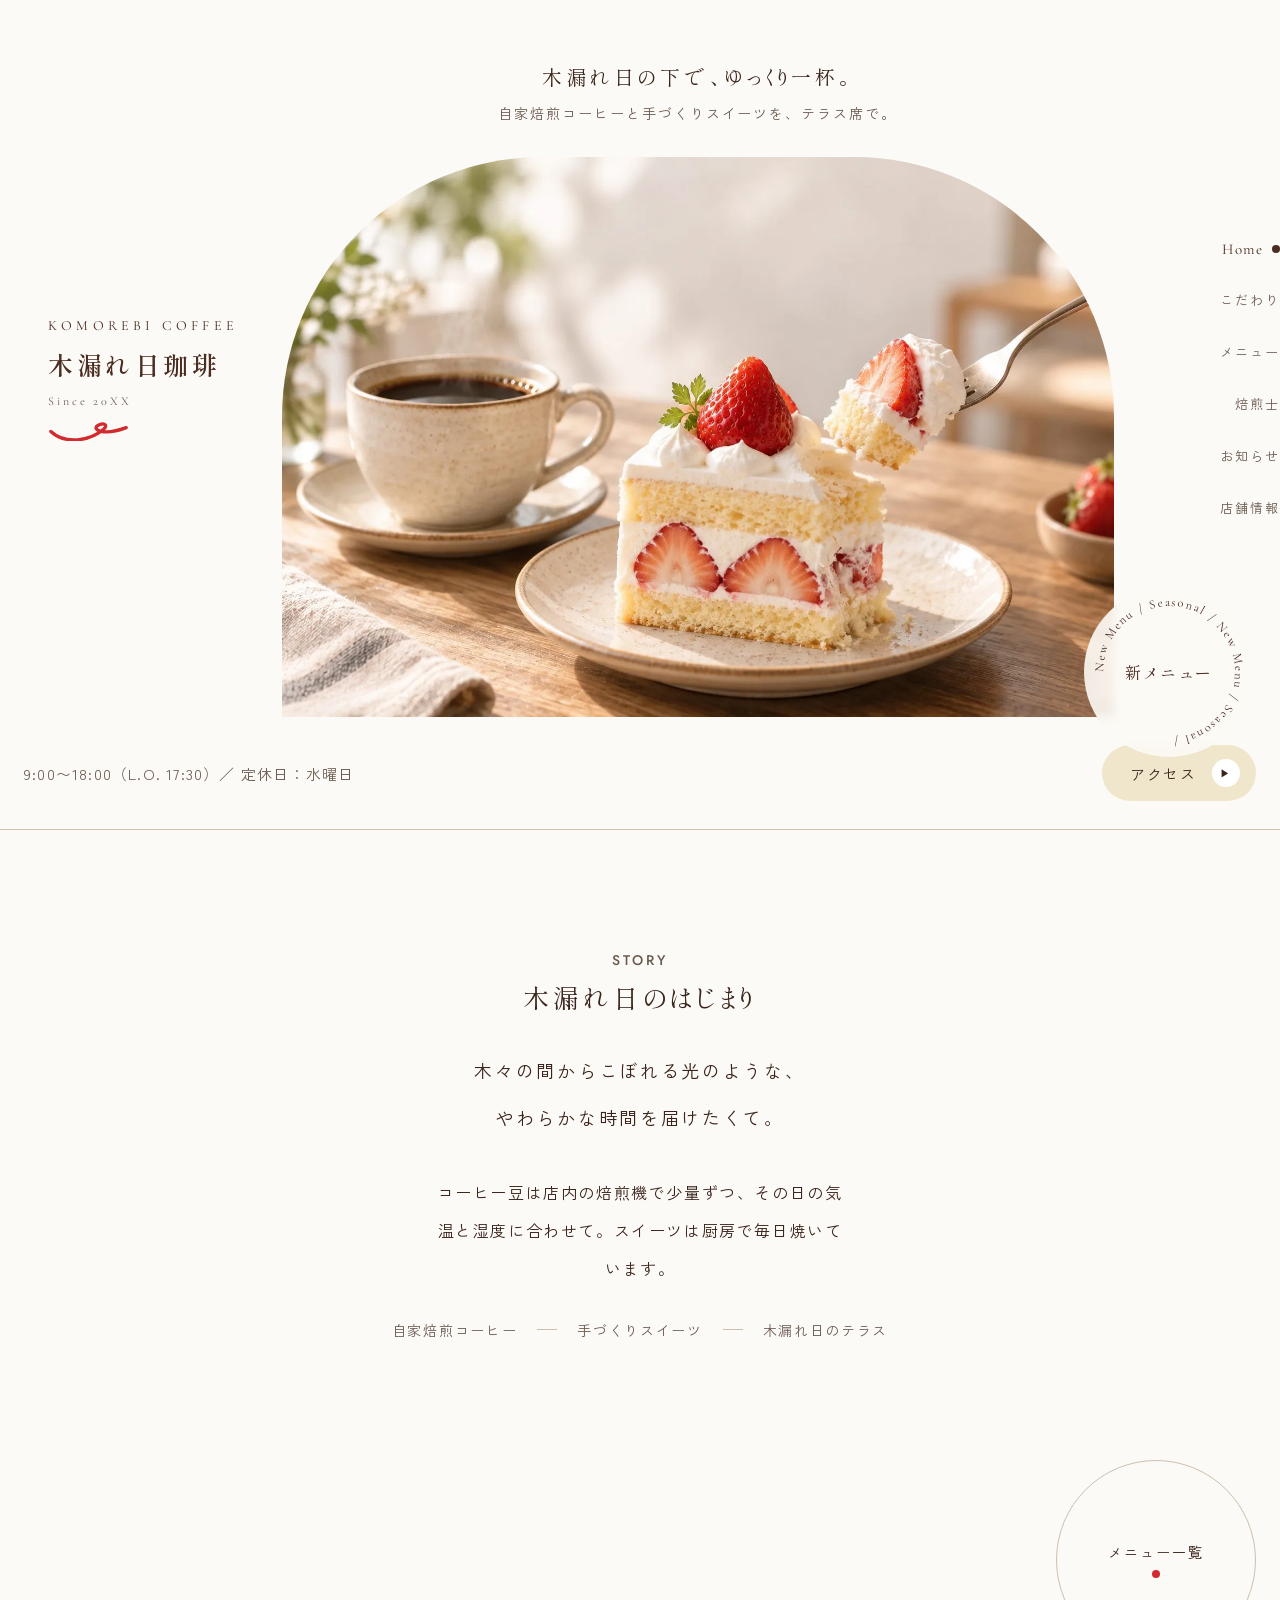
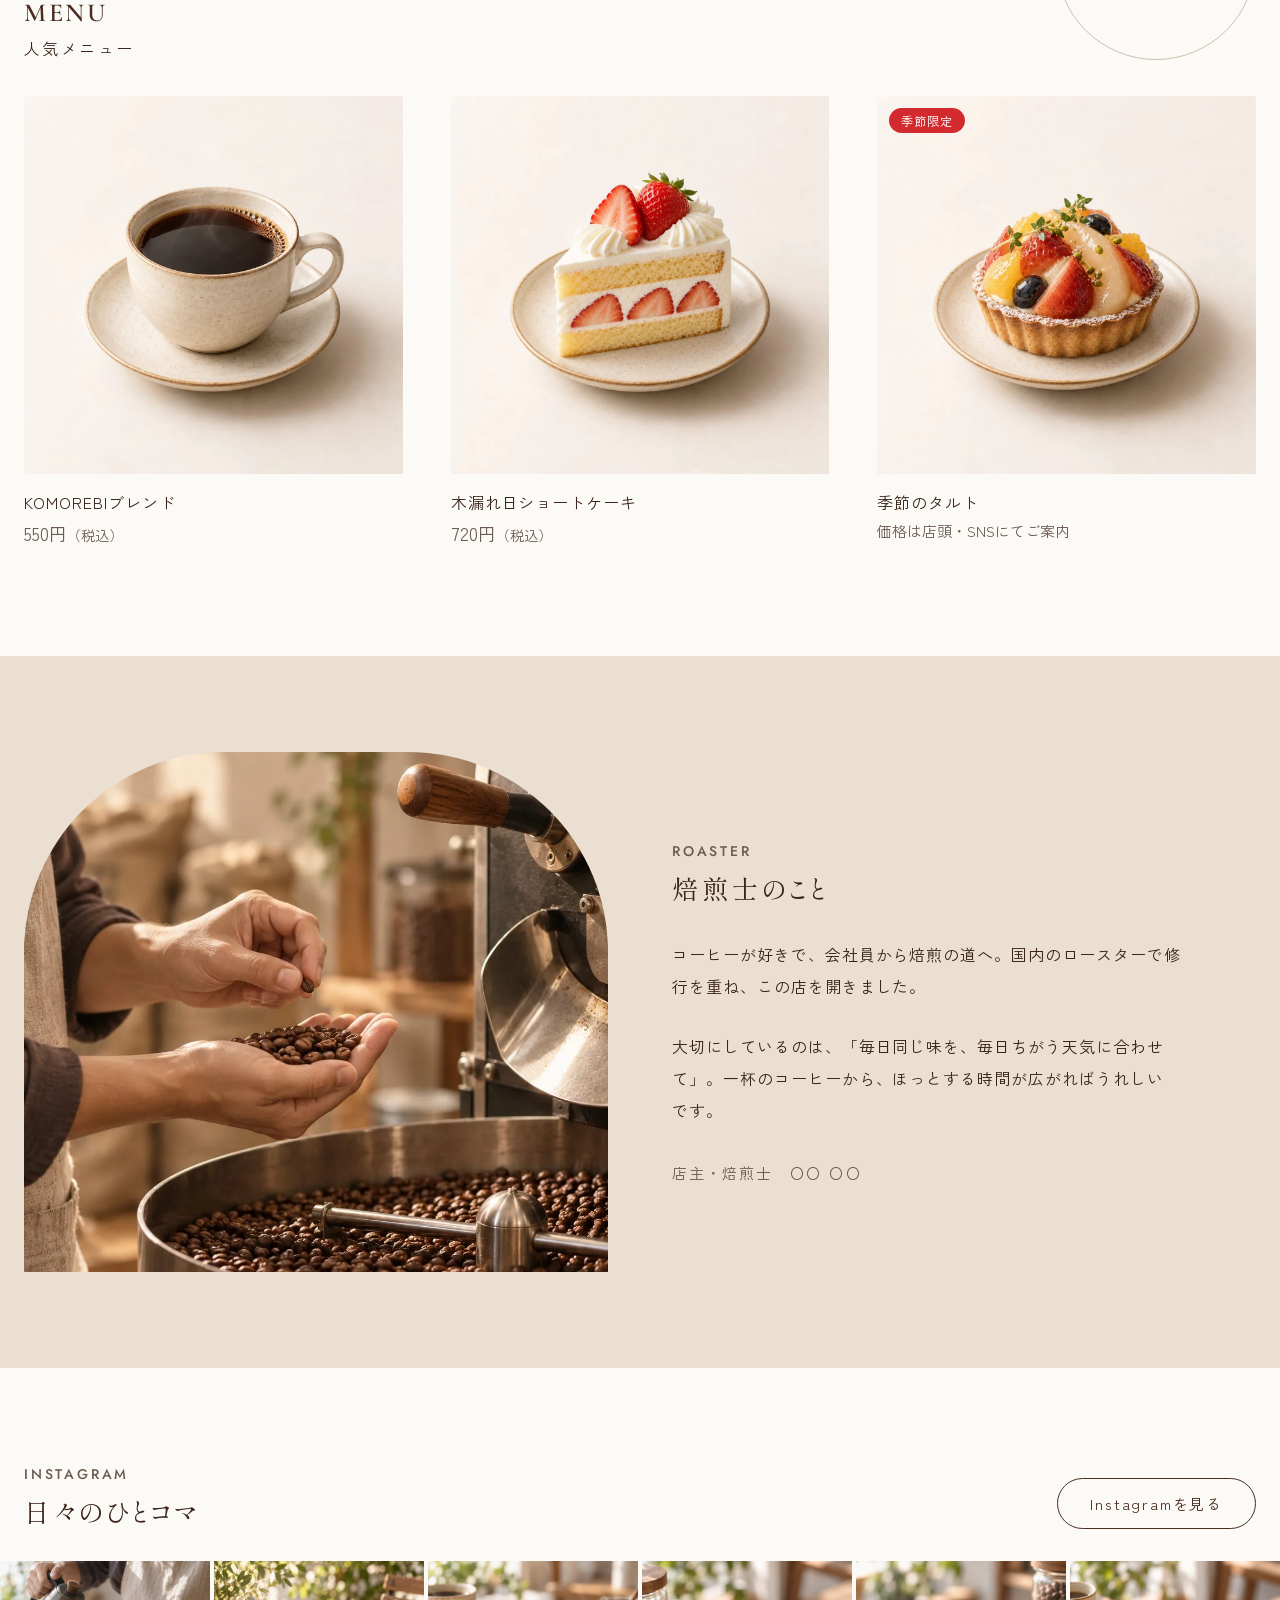
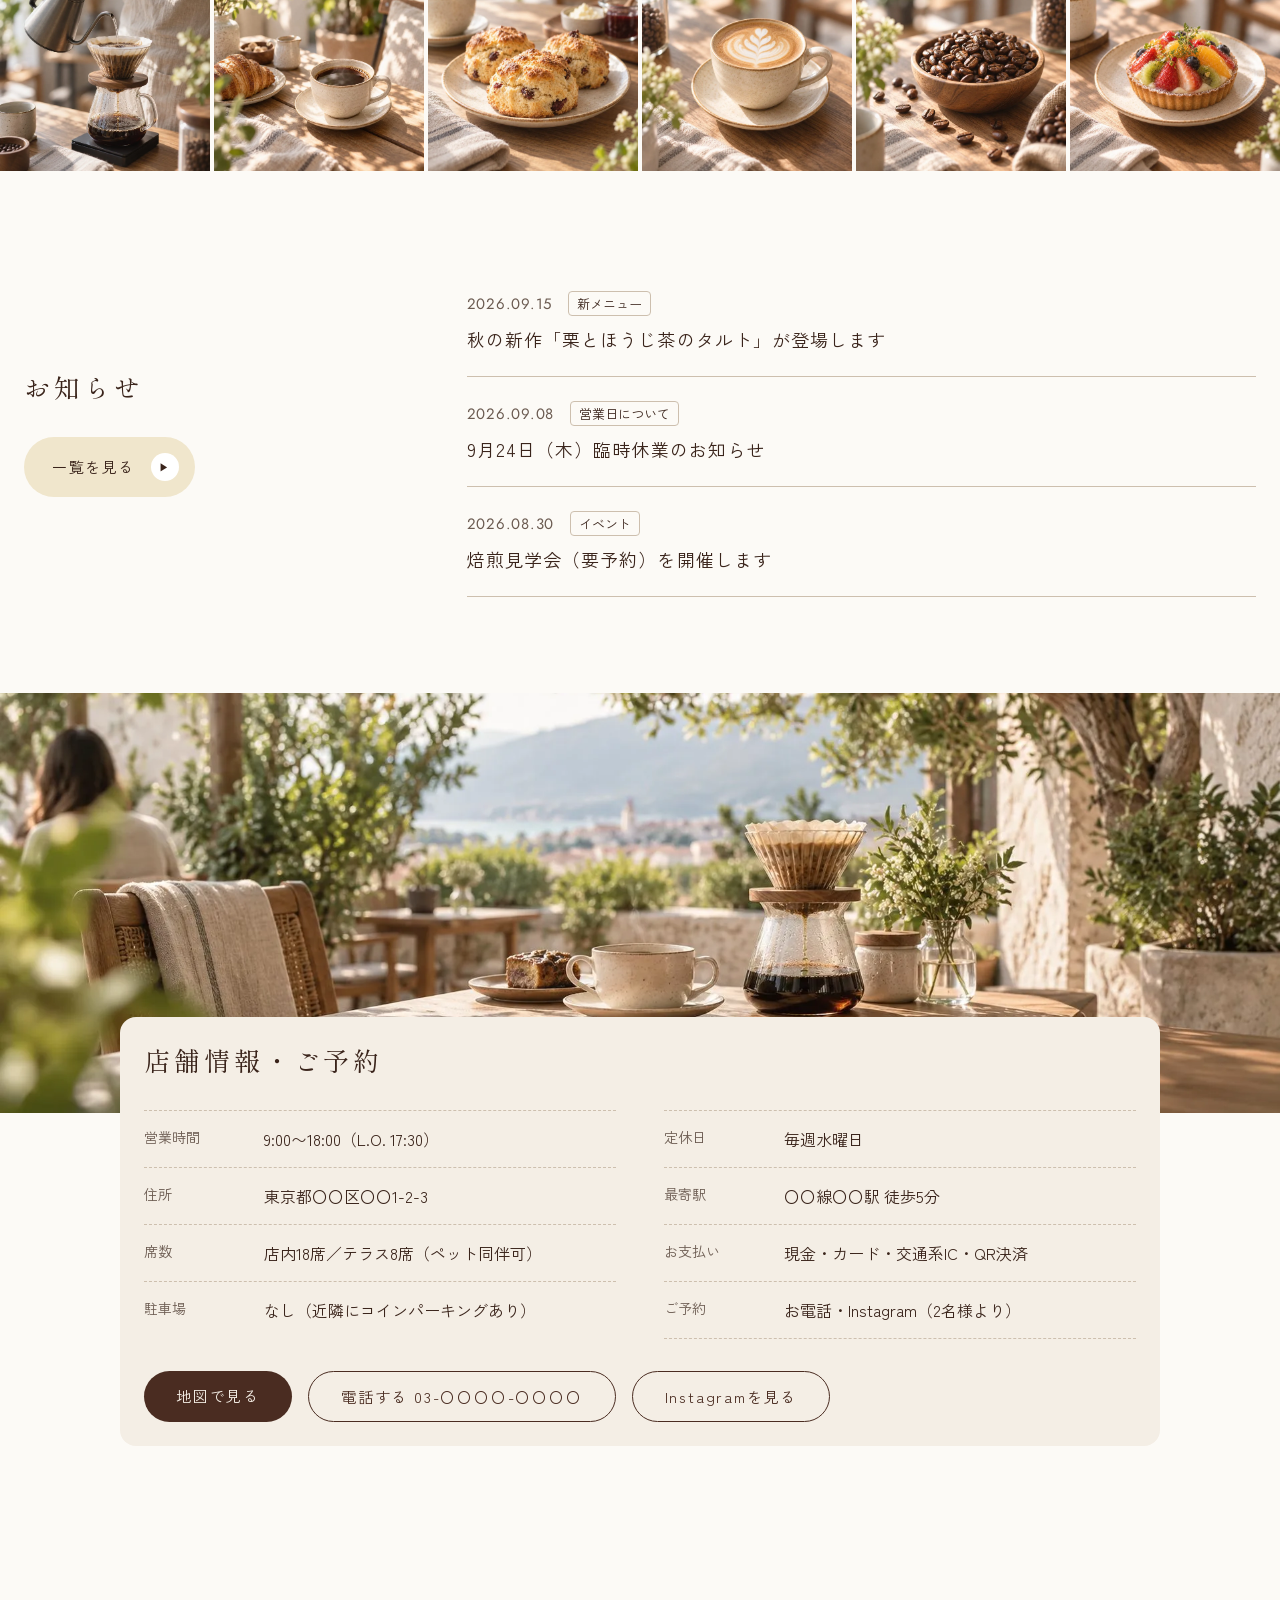
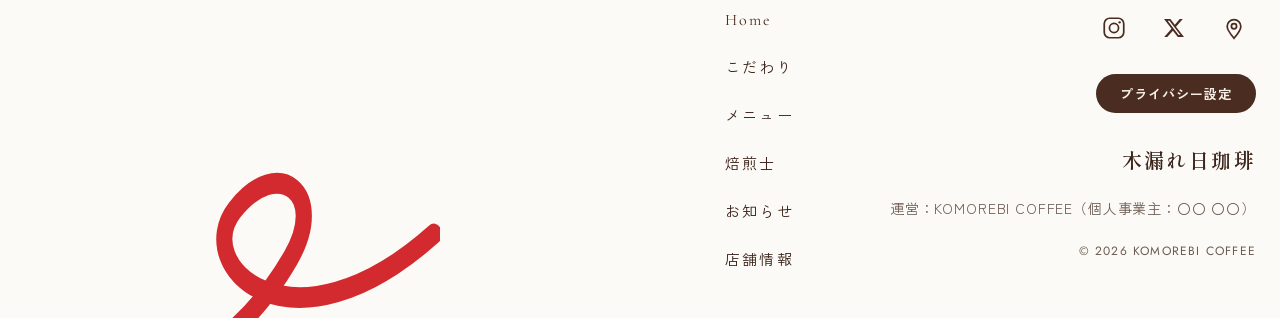
<file: index.html>
<!DOCTYPE html>
<html lang="ja">
<head>
<meta charset="utf-8">
<meta name="viewport" content="width=device-width, initial-scale=1">
<title>木漏れ日珈琲 | KOMOREBI COFFEE</title>
<meta name="description" content="自家焙煎コーヒーと手づくりスイーツ、木漏れ日が差し込むテラス席が自慢のカフェ「KOMOREBI COFFEE（木漏れ日珈琲）」。毎朝焙煎するコーヒー豆と厨房で焼く季節のスイーツを、ゆっくりとした時間の中でお楽しみください。メニュー・営業時間・アクセスなど、ご来店に役立つ情報はこちらからご覧いただけます。">
<meta name="robots" content="index, follow">
<link rel="canonical" href="https://komorebi-coffee.com/index.html">
<meta name="theme-color" content="#4A2C21">
<link rel="icon" type="image/svg+xml" href="images/icons/favicon.svg">
<link rel="icon" type="image/png" sizes="32x32" href="images/icons/favicon-32.png">
<link rel="icon" type="image/png" sizes="16x16" href="images/icons/favicon-16.png">
<link rel="apple-touch-icon" sizes="180x180" href="images/icons/apple-touch-icon.png">
<link rel="manifest" href="site.webmanifest">
<meta property="og:type" content="website">
<meta property="og:site_name" content="KOMOREBI COFFEE｜木漏れ日珈琲">
<meta property="og:locale" content="ja_JP">
<meta property="og:title" content="木漏れ日珈琲 | KOMOREBI COFFEE">
<meta property="og:description" content="自家焙煎コーヒーと手づくりスイーツ、木漏れ日が差し込むテラス席が自慢のカフェ「KOMOREBI COFFEE（木漏れ日珈琲）」。毎朝焙煎するコーヒー豆と厨房で焼く季節のスイーツを、ゆっくりとした時間の中でお楽しみください。メニュー・営業時間・アクセスなど、ご来店に役立つ情報はこちらからご覧いただけます。">
<meta property="og:url" content="https://komorebi-coffee.com/index.html">
<meta property="og:image" content="https://komorebi-coffee.com/images/og-image.jpg">
<meta property="og:image:width" content="1200">
<meta property="og:image:height" content="630">
<meta name="twitter:card" content="summary_large_image">
<meta name="twitter:title" content="木漏れ日珈琲 | KOMOREBI COFFEE">
<meta name="twitter:description" content="自家焙煎コーヒーと手づくりスイーツ、木漏れ日が差し込むテラス席が自慢のカフェ「KOMOREBI COFFEE（木漏れ日珈琲）」。毎朝焙煎するコーヒー豆と厨房で焼く季節のスイーツを、ゆっくりとした時間の中でお楽しみください。メニュー・営業時間・アクセスなど、ご来店に役立つ情報はこちらからご覧いただけます。">
<meta name="twitter:image" content="https://komorebi-coffee.com/images/og-image.jpg">
<link rel="preconnect" href="https://fonts.googleapis.com">
<link rel="preconnect" href="https://fonts.gstatic.com" crossorigin>
<link rel="stylesheet" href="css/style.css">
<script type="application/ld+json">
{
  "@context": "https://schema.org",
  "@type": "CafeOrCoffeeShop",
  "name": "KOMOREBI COFFEE（木漏れ日珈琲）",
  "url": "https://komorebi-coffee.com/index.html",
  "logo": "https://komorebi-coffee.com/images/icons/icon-512.png",
  "image": "https://komorebi-coffee.com/images/og-image.jpg",
  "telephone": "03-0000-0000",
  "servesCuisine": "Coffee, Sweets",
  "priceRange": "¥¥",
  "address": {
    "@type": "PostalAddress",
    "streetAddress": "〇〇1-2-3",
    "addressLocality": "〇〇区",
    "addressRegion": "東京都",
    "addressCountry": "JP"
  },
  "openingHoursSpecification": {
    "@type": "OpeningHoursSpecification",
    "dayOfWeek": [
      "Thursday",
      "Friday",
      "Saturday",
      "Sunday",
      "Monday",
      "Tuesday"
    ],
    "opens": "09:00",
    "closes": "18:00"
  },
  "sameAs": [
    "https://instagram.com/komorebi_coffee"
  ]
}
</script>
</head>
<body>
<div id="top">
<main>

<div class="hero-a-grid">
<div class="hero-a-logo">
<div style="font-family:'Cormorant Garamond',serif;font-size:14px;letter-spacing:.3em;color:#4A2C21">KOMOREBI COFFEE</div>
<div style="font-family:'Shippori Mincho',serif;font-weight:600;font-size:25px;letter-spacing:.14em;color:#4A2C21;font-feature-settings:'palt'">木漏れ日珈琲</div>
<div style="font-family:'Cormorant Garamond',serif;font-size:12px;letter-spacing:.24em;color:#6B5B51">Since 20XX</div>
<svg width="82" height="21" viewBox="0 0 86 22" aria-hidden="true"><path d="M3 12 C 18 26, 44 22, 58 10 C 64 5, 58 2, 52 6 C 46 10, 58 17, 82 8" fill="none" stroke="#D22A2E" stroke-width="3.5" stroke-linecap="round"></path></svg>
</div>

<div class="hero-a-photo-col">
<h1 style="margin:22px 0 12px;text-align:center;font-family:'Shippori Mincho',serif;font-size:clamp(1.125rem,4vw,1.25rem);font-weight:400;letter-spacing:.2em;color:#3A241B;font-feature-settings:'palt'">木漏れ日の下で、ゆっくり一杯。</h1>
<p style="margin:0 0 34px;text-align:center;font-size:14px;letter-spacing:.14em;color:#6B5B51">自家焙煎コーヒーと手づくりスイーツを、テラス席で。</p>
<div class="hero-a-photo-wrap"><picture style="display:contents"><source srcset="images/hero.webp" type="image/webp"><img src="images/hero.jpg" alt="フォークですくったいちごのショートケーキと、淹れたてのコーヒー" width="1536" height="1024" loading="eager" fetchpriority="high" style="width:100%;height:100%;object-fit:cover;object-position:center 55%;display:block"></picture></div>
</div>

<nav aria-label="グローバルナビゲーション">
<ul class="hero-a-nav" style="list-style:none;margin:0;padding:0">
<li><a href="#top" style="display:flex;align-items:center;gap:8px;text-decoration:none;font-family:'Cormorant Garamond',serif;font-size:15px;letter-spacing:.12em;color:#4A2C21">Home<span style="width:8px;height:8px;border-radius:50%;background:#4A2C21;display:inline-block"></span></a></li>
<li><a href="#story" style="text-decoration:none;font-size:13px;letter-spacing:.15em;color:#6B5B51">こだわり</a></li>
<li><a href="#menu" style="text-decoration:none;font-size:13px;letter-spacing:.15em;color:#6B5B51">メニュー</a></li>
<li><a href="#roaster" style="text-decoration:none;font-size:13px;letter-spacing:.15em;color:#6B5B51">焙煎士</a></li>
<li><a href="#news" style="text-decoration:none;font-size:13px;letter-spacing:.15em;color:#6B5B51">お知らせ</a></li>
<li><a href="#access" style="text-decoration:none;font-size:13px;letter-spacing:.15em;color:#6B5B51">店舗情報</a></li>
</ul>
</nav>

<button type="button" class="menu-link" data-drawer-open aria-haspopup="true" aria-expanded="false" aria-controls="site-drawer">Menu</button>

<a href="#menu" aria-label="New Menu Seasonal 新メニューを見る" class="rotate-badge">
<svg viewBox="0 0 170 170" aria-hidden="true"><defs><path id="badge-c" d="M85,85 m-66,0 a66,66 0 1,1 132,0 a66,66 0 1,1 -132,0"></path></defs><text style="font-family:'Cormorant Garamond',serif;font-size:12.5px;letter-spacing:2px;fill:#4A2C21"><textPath href="#badge-c">New Menu / Seasonal / New Menu / Seasonal / </textPath></text></svg>
<span style="position:relative;font-family:'Shippori Mincho',serif;font-size:16px;letter-spacing:.1em;color:#4A2C21">新メニュー</span>
</a>
</div>

<div style="padding:28px 24px;display:flex;flex-wrap:wrap;align-items:center;gap:16px 24px;border-bottom:1px solid #CDBFAE">
<p style="margin:0;font-size:15px;letter-spacing:.08em;color:#6B5B51">9:00〜18:00（L.O. 17:30）／ 定休日：水曜日</p>
<a href="#access" style="margin-left:auto;text-decoration:none;background:#F0E6CC;color:#3A241B;border-radius:999px;padding:14px 16px 14px 28px;font-size:15px;letter-spacing:.1em;display:inline-flex;align-items:center;gap:16px">アクセス<span style="width:28px;height:28px;border-radius:50%;background:#fff;display:inline-flex;align-items:center;justify-content:center;font-size:10px;color:#3A241B">▶</span></a>
</div>

<div id="story" style="padding:clamp(64px,14vw,120px) 24px;display:flex;flex-direction:column;align-items:center;gap:32px;scroll-margin-top:24px">
<div style="text-align:center">
<p style="margin:0;font-family:Jost,sans-serif;font-size:14px;font-weight:500;letter-spacing:.2em;color:#6B5B51">STORY</p>
<h2 style="margin:8px 0 0;font-family:'Shippori Mincho',serif;font-size:clamp(1.5rem,4vw,1.625rem);font-weight:400;letter-spacing:.15em;color:#3A241B;font-feature-settings:'palt'">木漏れ日のはじまり</h2>
</div>
<p style="margin:0;max-width:24em;text-align:center;font-size:18px;line-height:2.6;letter-spacing:.15em;color:#3A241B;text-wrap:pretty">木々の間からこぼれる光のような、<br>やわらかな時間を届けたくて。</p>
<p style="margin:0;max-width:26em;text-align:center;font-size:16px;line-height:2.4;letter-spacing:.1em;color:#3A241B;text-wrap:pretty">コーヒー豆は店内の焙煎機で少量ずつ、その日の気温と湿度に合わせて。スイーツは厨房で毎日焼いています。</p>
<div style="display:flex;flex-wrap:wrap;justify-content:center;gap:20px;align-items:center;color:#6B5B51;font-size:14px;letter-spacing:.12em">
<span>自家焙煎コーヒー</span><span style="width:20px;height:1px;background:#CDBFAE"></span><span>手づくりスイーツ</span><span style="width:20px;height:1px;background:#CDBFAE"></span><span>木漏れ日のテラス</span>
</div>
</div>

<div id="menu" style="padding:0 24px clamp(56px,10vw,110px);scroll-margin-top:24px">
<div style="display:flex;align-items:flex-end;justify-content:space-between;gap:16px;margin-bottom:36px">
<div>
<p style="margin:0;font-family:'Cormorant Garamond',serif;font-size:26px;font-weight:600;letter-spacing:.1em;color:#4A2C21">MENU</p>
<h2 style="margin:8px 0 0;font-size:16px;font-weight:400;letter-spacing:.15em;color:#3A241B">人気メニュー</h2>
</div>
<a href="menu.html" style="width:clamp(128px,26vw,200px);height:clamp(128px,26vw,200px);border:1px solid #CDBFAE;border-radius:50%;background:#FCFAF6;display:flex;flex-direction:column;align-items:center;justify-content:center;gap:8px;text-decoration:none;flex:none;z-index:2;position:relative">
<span style="font-size:14px;letter-spacing:.15em;color:#3A241B">メニュー一覧</span>
<span style="width:8px;height:8px;border-radius:50%;background:#D22A2E"></span>
</a>
</div>
<div class="grid-3col">
<div><div style="aspect-ratio:1;overflow:hidden"><picture style="display:contents"><source srcset="images/menu-blend.webp" type="image/webp"><img src="images/menu-blend.jpg" alt="KOMOREBIブレンド" width="1254" height="1254" loading="lazy" style="width:100%;height:100%;object-fit:cover;display:block"></picture></div>
<p style="margin:16px 0 0;font-size:16px;letter-spacing:.06em;color:#3A241B">KOMOREBIブレンド</p>
<p style="margin:6px 0 0;font-size:18px;color:#6B5B51">550円<span style="font-size:14px">（税込）</span></p></div>
<div><div style="aspect-ratio:1;overflow:hidden"><picture style="display:contents"><source srcset="images/menu-shortcake.webp" type="image/webp"><img src="images/menu-shortcake.jpg" alt="木漏れ日ショートケーキ" width="1254" height="1254" loading="lazy" style="width:100%;height:100%;object-fit:cover;display:block"></picture></div>
<p style="margin:16px 0 0;font-size:16px;letter-spacing:.06em;color:#3A241B">木漏れ日ショートケーキ</p>
<p style="margin:6px 0 0;font-size:18px;color:#6B5B51">720円<span style="font-size:14px">（税込）</span></p></div>
<div><div style="position:relative;aspect-ratio:1;overflow:hidden"><span style="position:absolute;top:12px;left:12px;z-index:2;background:#D22A2E;color:#fff;border-radius:999px;padding:4px 12px;font-size:12px;letter-spacing:.08em">季節限定</span><picture style="display:contents"><source srcset="images/menu-seasonal.webp" type="image/webp"><img src="images/menu-seasonal.jpg" alt="季節のタルト" width="1254" height="1254" loading="lazy" style="width:100%;height:100%;object-fit:cover;display:block"></picture></div>
<p style="margin:16px 0 0;font-size:16px;letter-spacing:.06em;color:#3A241B">季節のタルト</p>
<p style="margin:6px 0 0;font-size:15px;color:#6B5B51">価格は店頭・SNSにてご案内</p></div>
</div>
</div>

<div id="roaster" style="background:#EADFD0;padding:clamp(48px,10vw,96px) 24px;scroll-margin-top:24px" class="split-2col">
<div style="height:clamp(320px,80vw,520px);border-radius:200px 200px 0 0;overflow:hidden"><picture style="display:contents"><source srcset="images/roaster.webp" type="image/webp"><img src="images/roaster.jpg" alt="焙煎機の前でコーヒー豆の状態を確かめる店主の手元" width="1086" height="1448" loading="lazy" style="width:100%;height:100%;object-fit:cover;object-position:center 45%;display:block"></picture></div>
<div style="max-width:32em">
<p style="margin:0;font-family:Jost,sans-serif;font-size:14px;font-weight:500;letter-spacing:.2em;color:#6B5B51">ROASTER</p>
<h2 style="margin:8px 0 32px;font-family:'Shippori Mincho',serif;font-size:clamp(1.5rem,4vw,1.625rem);font-weight:400;letter-spacing:.15em;color:#3A241B;font-feature-settings:'palt'">焙煎士のこと</h2>
<p style="margin:0 0 28px;font-size:16px;line-height:2;letter-spacing:.06em;color:#3A241B;text-wrap:pretty">コーヒーが好きで、会社員から焙煎の道へ。国内のロースターで修行を重ね、この店を開きました。</p>
<p style="margin:0 0 36px;font-size:16px;line-height:2;letter-spacing:.06em;color:#3A241B;text-wrap:pretty">大切にしているのは、「毎日同じ味を、毎日ちがう天気に合わせて」。一杯のコーヒーから、ほっとする時間が広がればうれしいです。</p>
<p style="margin:0;font-size:15px;letter-spacing:.12em;color:#6B5B51">店主・焙煎士　〇〇 〇〇</p>
</div>
</div>

<div style="padding:clamp(48px,10vw,96px) 0 0">
<div style="padding:0 24px 32px;display:flex;align-items:flex-end;justify-content:space-between;gap:24px;flex-wrap:wrap">
<div>
<p style="margin:0;font-family:Jost,sans-serif;font-size:14px;font-weight:500;letter-spacing:.2em;color:#6B5B51">INSTAGRAM</p>
<h2 style="margin:8px 0 0;font-family:'Shippori Mincho',serif;font-size:clamp(1.5rem,4vw,1.625rem);font-weight:400;letter-spacing:.15em;color:#3A241B;font-feature-settings:'palt'">日々のひとコマ</h2>
</div>
<a href="https://instagram.com/komorebi_coffee" style="text-decoration:none;border:1px solid #4A2C21;color:#4A2C21;border-radius:999px;padding:14px 32px;font-size:15px;letter-spacing:.12em">Instagramを見る</a>
</div>
<div class="gallery-grid">
<a href="https://instagram.com/komorebi_coffee" style="display:block;aspect-ratio:1;overflow:hidden"><picture style="display:contents"><source srcset="images/gallery-01.webp" type="image/webp"><img src="images/gallery-01.jpg" alt="ハンドドリップでコーヒーを淹れる手元" width="1254" height="1254" loading="lazy" style="width:100%;height:100%;object-fit:cover;display:block"></picture></a>
<a href="https://instagram.com/komorebi_coffee" style="display:block;aspect-ratio:1;overflow:hidden"><picture style="display:contents"><source srcset="images/gallery-02.webp" type="image/webp"><img src="images/gallery-02.jpg" alt="テラス席に差し込む木漏れ日" width="1254" height="1254" loading="lazy" style="width:100%;height:100%;object-fit:cover;display:block"></picture></a>
<a href="https://instagram.com/komorebi_coffee" style="display:block;aspect-ratio:1;overflow:hidden"><picture style="display:contents"><source srcset="images/gallery-03.webp" type="image/webp"><img src="images/gallery-03.jpg" alt="焼きたてのスコーンとクロテッドクリーム" width="1254" height="1254" loading="lazy" style="width:100%;height:100%;object-fit:cover;display:block"></picture></a>
<a href="https://instagram.com/komorebi_coffee" style="display:block;aspect-ratio:1;overflow:hidden"><picture style="display:contents"><source srcset="images/gallery-04.webp" type="image/webp"><img src="images/gallery-04.jpg" alt="ラテアートのカフェラテ" width="1254" height="1254" loading="lazy" style="width:100%;height:100%;object-fit:cover;display:block"></picture></a>
<a href="https://instagram.com/komorebi_coffee" style="display:block;aspect-ratio:1;overflow:hidden"><picture style="display:contents"><source srcset="images/gallery-05.webp" type="image/webp"><img src="images/gallery-05.jpg" alt="焙煎したてのコーヒー豆" width="1254" height="1254" loading="lazy" style="width:100%;height:100%;object-fit:cover;display:block"></picture></a>
<a href="https://instagram.com/komorebi_coffee" style="display:block;aspect-ratio:1;overflow:hidden"><picture style="display:contents"><source srcset="images/gallery-06.webp" type="image/webp"><img src="images/gallery-06.jpg" alt="旬のフルーツを使った季節のタルト" width="1254" height="1254" loading="lazy" style="width:100%;height:100%;object-fit:cover;display:block"></picture></a>
</div>
</div>

<div id="news" style="padding:clamp(56px,10vw,96px) 24px;scroll-margin-top:24px" class="news-cols">
<div>
<h2 style="margin:0 0 32px;font-family:'Shippori Mincho',serif;font-size:clamp(1.5rem,4vw,1.625rem);font-weight:400;letter-spacing:.15em;color:#3A241B">お知らせ</h2>
<a href="news.html" style="text-decoration:none;background:#F0E6CC;color:#3A241B;border-radius:999px;padding:16px 16px 16px 28px;font-size:15px;letter-spacing:.1em;display:inline-flex;align-items:center;gap:16px">一覧を見る<span style="width:28px;height:28px;border-radius:50%;background:#fff;display:inline-flex;align-items:center;justify-content:center;font-size:10px;color:#3A241B">▶</span></a>
</div>
<div style="max-width:840px">
<a href="news.html#news-01" style="display:block;text-decoration:none;padding:24px 0;border-bottom:1px solid #CDBFAE">
<div style="display:flex;flex-wrap:wrap;align-items:center;gap:16px"><span style="font-family:Jost,sans-serif;font-size:15px;letter-spacing:.05em;color:#6B5B51">2026.09.15</span><span style="border:1px solid #CDBFAE;border-radius:4px;padding:2px 8px;font-size:13px;color:#3A241B">新メニュー</span></div>
<p style="margin:10px 0 0;font-size:18px;letter-spacing:.06em;color:#3A241B">秋の新作「栗とほうじ茶のタルト」が登場します</p>
</a>
<a href="news.html#news-02" style="display:block;text-decoration:none;padding:24px 0;border-bottom:1px solid #CDBFAE">
<div style="display:flex;flex-wrap:wrap;align-items:center;gap:16px"><span style="font-family:Jost,sans-serif;font-size:15px;letter-spacing:.05em;color:#6B5B51">2026.09.08</span><span style="border:1px solid #CDBFAE;border-radius:4px;padding:2px 8px;font-size:13px;color:#3A241B">営業日について</span></div>
<p style="margin:10px 0 0;font-size:18px;letter-spacing:.06em;color:#3A241B">9月24日（木）臨時休業のお知らせ</p>
</a>
<a href="news.html#news-03" style="display:block;text-decoration:none;padding:24px 0;border-bottom:1px solid #CDBFAE">
<div style="display:flex;flex-wrap:wrap;align-items:center;gap:16px"><span style="font-family:Jost,sans-serif;font-size:15px;letter-spacing:.05em;color:#6B5B51">2026.08.30</span><span style="border:1px solid #CDBFAE;border-radius:4px;padding:2px 8px;font-size:13px;color:#3A241B">イベント</span></div>
<p style="margin:10px 0 0;font-size:18px;letter-spacing:.06em;color:#3A241B">焙煎見学会（要予約）を開催します</p>
</a>
</div>
</div>

<div id="access" style="padding:0 0 clamp(56px,10vw,96px);scroll-margin-top:24px">
<div style="height:clamp(280px,60vw,420px);overflow:hidden"><picture style="display:contents"><source srcset="images/terrace.webp" type="image/webp"><img src="images/terrace.jpg" alt="木漏れ日が差し込むテラス席" width="1916" height="821" loading="lazy" style="width:100%;height:100%;object-fit:cover;object-position:center 40%;display:block"></picture></div>
<div class="overlap-card" style="max-width:1040px;margin-left:auto;margin-right:auto;background:#F4EEE5;border-radius:16px;padding:24px;position:relative">
<h2 style="margin:0 0 32px;font-family:'Shippori Mincho',serif;font-size:clamp(1.5rem,4vw,1.625rem);font-weight:400;letter-spacing:.15em;color:#3A241B">店舗情報・ご予約</h2>
<div class="info-grid">
<div style="display:flex;gap:24px;padding:16px 0;border-top:1px dashed #CDBFAE"><span style="width:96px;flex:none;font-size:14px;color:#6B5B51">営業時間</span><span style="font-size:16px;color:#3A241B">9:00〜18:00（L.O. 17:30）</span></div>
<div style="display:flex;gap:24px;padding:16px 0;border-top:1px dashed #CDBFAE"><span style="width:96px;flex:none;font-size:14px;color:#6B5B51">定休日</span><span style="font-size:16px;color:#3A241B">毎週水曜日</span></div>
<div style="display:flex;gap:24px;padding:16px 0;border-top:1px dashed #CDBFAE"><span style="width:96px;flex:none;font-size:14px;color:#6B5B51">住所</span><span style="font-size:16px;color:#3A241B">東京都〇〇区〇〇1-2-3</span></div>
<div style="display:flex;gap:24px;padding:16px 0;border-top:1px dashed #CDBFAE"><span style="width:96px;flex:none;font-size:14px;color:#6B5B51">最寄駅</span><span style="font-size:16px;color:#3A241B">〇〇線〇〇駅 徒歩5分</span></div>
<div style="display:flex;gap:24px;padding:16px 0;border-top:1px dashed #CDBFAE"><span style="width:96px;flex:none;font-size:14px;color:#6B5B51">席数</span><span style="font-size:16px;color:#3A241B">店内18席／テラス8席（ペット同伴可）</span></div>
<div style="display:flex;gap:24px;padding:16px 0;border-top:1px dashed #CDBFAE"><span style="width:96px;flex:none;font-size:14px;color:#6B5B51">お支払い</span><span style="font-size:16px;color:#3A241B">現金・カード・交通系IC・QR決済</span></div>
<div style="display:flex;gap:24px;padding:16px 0;border-top:1px dashed #CDBFAE"><span style="width:96px;flex:none;font-size:14px;color:#6B5B51">駐車場</span><span style="font-size:16px;color:#3A241B">なし（近隣にコインパーキングあり）</span></div>
<div style="display:flex;gap:24px;padding:16px 0;border-top:1px dashed #CDBFAE;border-bottom:1px dashed #CDBFAE"><span style="width:96px;flex:none;font-size:14px;color:#6B5B51">ご予約</span><span style="font-size:16px;color:#3A241B">お電話・Instagram（2名様より）</span></div>
</div>
<div style="display:flex;gap:16px;flex-wrap:wrap;margin-top:32px">
<a href="https://maps.google.com/?q=KOMOREBI+COFFEE" style="text-decoration:none;background:#4A2C21;color:#F5EFE6;border-radius:999px;padding:14px 32px;font-size:15px;letter-spacing:.12em">地図で見る</a>
<a href="tel:03-0000-0000" style="text-decoration:none;border:1px solid #4A2C21;color:#4A2C21;border-radius:999px;padding:14px 32px;font-size:15px;letter-spacing:.12em">電話する 03-〇〇〇〇-〇〇〇〇</a>
<a href="https://instagram.com/komorebi_coffee" style="text-decoration:none;border:1px solid #4A2C21;color:#4A2C21;border-radius:999px;padding:14px 32px;font-size:15px;letter-spacing:.12em">Instagramを見る</a>
</div>
</div>
</div>

</main>
<footer style="position:relative;background:#FCFAF6;padding:64px 24px 48px;overflow:hidden">
<svg viewBox="0 0 900 400" preserveAspectRatio="none" aria-hidden="true" style="position:absolute;left:-120px;bottom:-140px;width:560px;height:320px"><path d="M20 180 C 200 400, 520 340, 660 150 C 720 70, 640 20, 570 90 C 500 160, 660 280, 890 120" fill="none" stroke="#D22A2E" stroke-width="26" stroke-linecap="round"></path></svg>
<div class="footer-a-row">
<nav aria-label="フッターナビゲーション">
<ul style="display:flex;flex-direction:column;gap:24px;list-style:none;margin:0;padding:0">
<li><a href="#top" style="text-decoration:none;font-family:'Cormorant Garamond',serif;font-size:16px;letter-spacing:.12em;color:#4A2C21">Home</a></li>
<li><a href="#story" style="text-decoration:none;font-size:15px;letter-spacing:.15em;color:#3A241B">こだわり</a></li>
<li><a href="#menu" style="text-decoration:none;font-size:15px;letter-spacing:.15em;color:#3A241B">メニュー</a></li>
<li><a href="#roaster" style="text-decoration:none;font-size:15px;letter-spacing:.15em;color:#3A241B">焙煎士</a></li>
<li><a href="#news" style="text-decoration:none;font-size:15px;letter-spacing:.15em;color:#3A241B">お知らせ</a></li>
<li><a href="#access" style="text-decoration:none;font-size:15px;letter-spacing:.15em;color:#3A241B">店舗情報</a></li>
</ul>
</nav>
<div class="footer-a-social">
<div style="display:flex;gap:16px">
<a href="https://instagram.com/komorebi_coffee" aria-label="Instagram" style="width:44px;height:44px;display:flex;align-items:center;justify-content:center;color:#4A2C21">
<svg width="26" height="26" viewBox="0 0 24 24" fill="none" stroke="currentColor" stroke-width="1.6" aria-hidden="true"><rect x="3" y="3" width="18" height="18" rx="5"></rect><circle cx="12" cy="12" r="4.2"></circle><circle cx="17.2" cy="6.8" r="1.1" fill="currentColor" stroke="none"></circle></svg>
</a>
<a href="https://x.com/komorebi_coffee" aria-label="X（Twitter）" style="width:44px;height:44px;display:flex;align-items:center;justify-content:center;color:#4A2C21">
<svg width="24" height="24" viewBox="0 0 24 24" fill="currentColor" aria-hidden="true"><path d="M17.7 3h3.1l-6.8 7.8L22 21h-6.2l-4.9-6.3L5.3 21H2.2l7.3-8.3L2 3h6.4l4.4 5.8L17.7 3Zm-1.1 16.1h1.7L7.5 4.8H5.7l10.9 14.3Z"></path></svg>
</a>
<a href="https://maps.google.com/?q=KOMOREBI+COFFEE" aria-label="Google Maps" style="width:44px;height:44px;display:flex;align-items:center;justify-content:center;color:#4A2C21">
<svg width="26" height="26" viewBox="0 0 24 24" fill="none" stroke="currentColor" stroke-width="1.6" aria-hidden="true"><path d="M12 21.5c4.2-5 6.3-8.3 6.3-11A6.3 6.3 0 0 0 5.7 10.5c0 2.7 2.1 6 6.3 11Z"></path><circle cx="12" cy="10.3" r="2.4"></circle></svg>
</a>
</div>
<a href="privacy-policy.html" style="text-decoration:none;background:#4A2C21;color:#F5EFE6;border-radius:999px;padding:10px 24px;font-size:13px;font-weight:700;letter-spacing:.08em">プライバシー設定</a>
<div style="display:flex;align-items:center;gap:12px;margin-top:8px">
<span style="font-family:'Shippori Mincho',serif;font-weight:600;font-size:20px;letter-spacing:.12em;color:#3A241B">木漏れ日珈琲</span>
</div>
<p style="margin:0;font-size:14px;letter-spacing:.06em;color:#6B5B51">運営：KOMOREBI COFFEE（個人事業主：〇〇 〇〇）</p>
<p style="margin:0;font-family:Jost,sans-serif;font-size:12px;letter-spacing:.1em;color:#6B5B51">© 2026 KOMOREBI COFFEE</p>
</div>
</div>
</footer>

</div>

<div class="drawer-overlay" data-drawer-overlay hidden></div>
<aside id="site-drawer" class="drawer" data-drawer aria-label="サイトメニュー" aria-hidden="true" inert>
<div class="drawer-head">
<a href="#top" class="drawer-home">Home</a>
<button type="button" class="drawer-close" data-drawer-close aria-label="メニューを閉じる">×</button>
</div>
<nav aria-label="ドロワーメニュー">
<ul class="drawer-nav" style="list-style:none;margin:0;padding:0">
<li><a href="#top" aria-current="page">Home</a></li>
<li><a href="#story">こだわり</a></li>
<li><a href="#menu">メニュー</a></li>
<li><a href="#roaster">焙煎士</a></li>
<li><a href="#news">お知らせ</a></li>
<li><a href="#access">店舗情報</a></li>
</ul>
</nav>
<span class="drawer-rule" aria-hidden="true"></span>
<nav aria-label="ドロワーメニュー（外部・法務リンク）">
<ul class="drawer-nav" style="list-style:none;margin:0;padding:0">
<li><a href="https://instagram.com/komorebi_coffee">Instagram</a></li>
<li><a href="privacy-policy.html">プライバシーポリシー</a></li>
</ul>
</nav>
<div class="drawer-foot">
<span class="vlogo-mark" aria-hidden="true">木漏れ日珈琲</span>
<p>© 2026 KOMOREBI COFFEE</p>
</div>
</aside>

<script src="js/nav.js"></script>
</body>
</html>
</file>
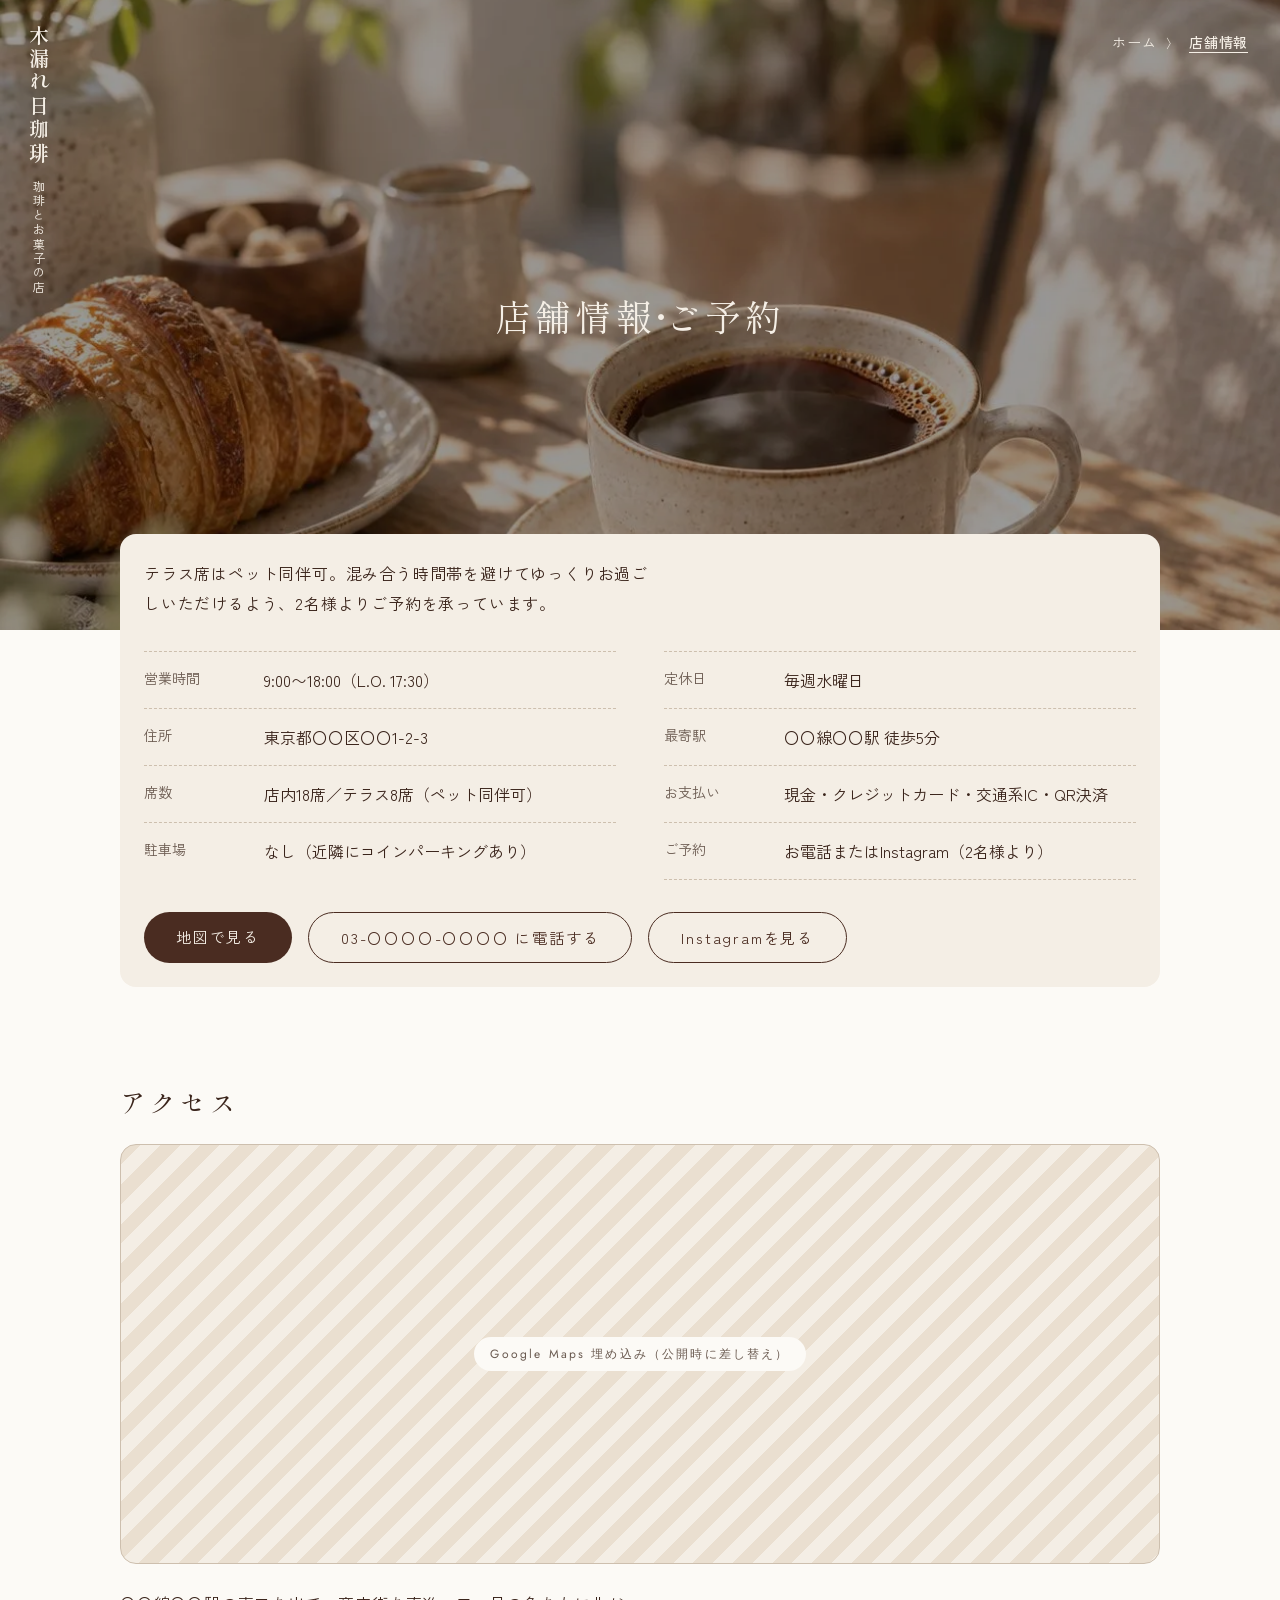
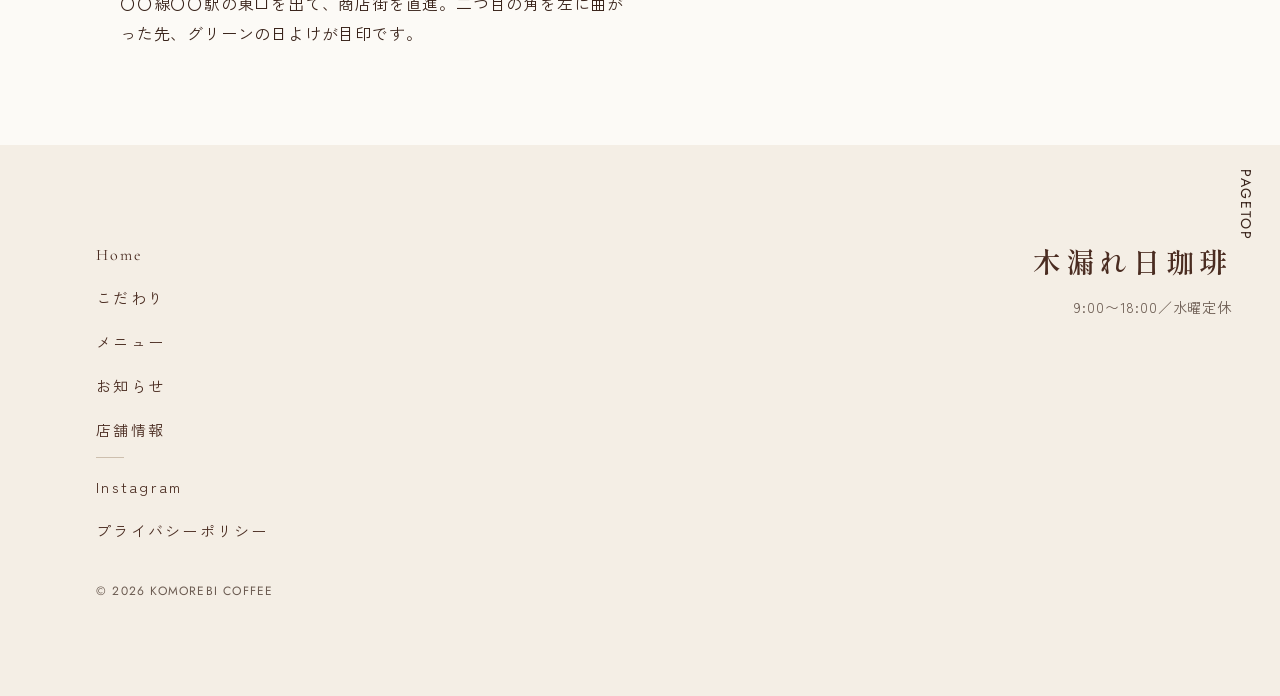
<file: access.html>
<!DOCTYPE html>
<html lang="ja">
<head>
<meta charset="utf-8">
<meta name="viewport" content="width=device-width, initial-scale=1">
<title>店舗情報・ご予約 | 木漏れ日珈琲</title>
<meta name="description" content="KOMOREBI COFFEE（木漏れ日珈琲）の店舗情報ページです。営業時間・定休日・住所・アクセス方法に加え、お電話またはInstagramで承っているご予約についてもご案内しています。テラス席はペット同伴も可能ですので、ご家族やペットとご一緒の皆様のご来店を心よりお待ちしております。">
<meta name="robots" content="index, follow">
<link rel="canonical" href="https://komorebi-coffee.com/access.html">
<meta name="theme-color" content="#4A2C21">
<link rel="icon" type="image/svg+xml" href="images/icons/favicon.svg">
<link rel="icon" type="image/png" sizes="32x32" href="images/icons/favicon-32.png">
<link rel="icon" type="image/png" sizes="16x16" href="images/icons/favicon-16.png">
<link rel="apple-touch-icon" sizes="180x180" href="images/icons/apple-touch-icon.png">
<link rel="manifest" href="site.webmanifest">
<meta property="og:type" content="website">
<meta property="og:site_name" content="KOMOREBI COFFEE｜木漏れ日珈琲">
<meta property="og:locale" content="ja_JP">
<meta property="og:title" content="店舗情報・ご予約 | 木漏れ日珈琲">
<meta property="og:description" content="KOMOREBI COFFEE（木漏れ日珈琲）の店舗情報ページです。営業時間・定休日・住所・アクセス方法に加え、お電話またはInstagramで承っているご予約についてもご案内しています。テラス席はペット同伴も可能ですので、ご家族やペットとご一緒の皆様のご来店を心よりお待ちしております。">
<meta property="og:url" content="https://komorebi-coffee.com/access.html">
<meta property="og:image" content="https://komorebi-coffee.com/images/og-image.jpg">
<meta property="og:image:width" content="1200">
<meta property="og:image:height" content="630">
<meta name="twitter:card" content="summary_large_image">
<meta name="twitter:title" content="店舗情報・ご予約 | 木漏れ日珈琲">
<meta name="twitter:description" content="KOMOREBI COFFEE（木漏れ日珈琲）の店舗情報ページです。営業時間・定休日・住所・アクセス方法に加え、お電話またはInstagramで承っているご予約についてもご案内しています。テラス席はペット同伴も可能ですので、ご家族やペットとご一緒の皆様のご来店を心よりお待ちしております。">
<meta name="twitter:image" content="https://komorebi-coffee.com/images/og-image.jpg">
<link rel="preconnect" href="https://fonts.googleapis.com">
<link rel="preconnect" href="https://fonts.gstatic.com" crossorigin>
<link rel="stylesheet" href="css/style.css">
<script type="application/ld+json">
{
  "@context": "https://schema.org",
  "@type": "CafeOrCoffeeShop",
  "name": "KOMOREBI COFFEE（木漏れ日珈琲）",
  "url": "https://komorebi-coffee.com/index.html",
  "logo": "https://komorebi-coffee.com/images/icons/icon-512.png",
  "image": "https://komorebi-coffee.com/images/og-image.jpg",
  "telephone": "03-0000-0000",
  "servesCuisine": "Coffee, Sweets",
  "priceRange": "¥¥",
  "address": {
    "@type": "PostalAddress",
    "streetAddress": "〇〇1-2-3",
    "addressLocality": "〇〇区",
    "addressRegion": "東京都",
    "addressCountry": "JP"
  },
  "openingHoursSpecification": {
    "@type": "OpeningHoursSpecification",
    "dayOfWeek": [
      "Thursday",
      "Friday",
      "Saturday",
      "Sunday",
      "Monday",
      "Tuesday"
    ],
    "opens": "09:00",
    "closes": "18:00"
  },
  "sameAs": [
    "https://instagram.com/komorebi_coffee"
  ]
}
</script>
<script type="application/ld+json">
{
  "@context": "https://schema.org",
  "@type": "BreadcrumbList",
  "itemListElement": [
    {
      "@type": "ListItem",
      "position": 1,
      "name": "ホーム",
      "item": "https://komorebi-coffee.com/index.html"
    },
    {
      "@type": "ListItem",
      "position": 2,
      "name": "店舗情報",
      "item": "https://komorebi-coffee.com/access.html"
    }
  ]
}
</script>
</head>
<body>
<div id="top">
<main>

<section class="hero-c">
<picture style="display:contents"><source srcset="images/gallery-02.webp" type="image/webp"><img src="images/gallery-02.jpg" alt="木漏れ日が差し込むテラス席" width="1254" height="1254" loading="eager" fetchpriority="high" style="width:100%;height:100%;object-fit:cover;object-position:center 45%;display:block"></picture>
<div aria-hidden="true" style="position:absolute;inset:0;background:rgba(0,0,0,0.4)"></div>
<a href="index.html" aria-label="木漏れ日珈琲 トップへ" style="position:absolute;left:24px;top:24px;text-decoration:none;display:flex;flex-direction:column;align-items:center;gap:14px">
<span aria-hidden="true" style="writing-mode:vertical-rl;font-family:'Shippori Mincho',serif;font-weight:600;font-size:20px;letter-spacing:.18em;color:#F5EFE6">木漏れ日珈琲</span>
<span aria-hidden="true" style="writing-mode:vertical-rl;font-size:12px;letter-spacing:.2em;color:#F5EFE6">珈琲とお菓子の店</span>
</a>
<nav aria-label="パンくずリスト" style="position:absolute;right:32px;top:32px;display:flex;align-items:center;gap:10px;font-size:14px;letter-spacing:.05em;color:#F5EFE6">
<ol style="display:flex;flex-wrap:wrap;align-items:center;gap:10px;list-style:none;margin:0;padding:0">
<li><a href="index.html" style="text-decoration:none;color:#F5EFE6">ホーム</a></li>
<li aria-hidden="true"><span aria-hidden="true" style="font-size:12px">〉</span></li>
<li><span aria-current="page" style="font-weight:500;border-bottom:1px solid #F5EFE6">店舗情報</span></li>
</ol>
</nav>
<h1 class="hero-c-title">店舗情報・ご予約</h1>
</section>

<button type="button" class="mobile-menu-btn" data-drawer-open aria-haspopup="true" aria-expanded="false" aria-controls="site-drawer" aria-label="メニューを開く">
<svg width="24" height="24" viewBox="0 0 24 24" fill="none" stroke="currentColor" stroke-width="1.6" aria-hidden="true"><line x1="4" y1="8" x2="20" y2="8"></line><line x1="4" y1="16" x2="20" y2="16"></line></svg>
<span>MENU</span>
</button>

<section style="padding:0 24px clamp(56px,10vw,96px)">
<div class="overlap-card" style="max-width:1040px;margin-left:auto;margin-right:auto;background:#F4EEE5;border-radius:16px;padding:24px;position:relative">
<p style="margin:0 0 32px;font-size:16px;line-height:1.9;letter-spacing:.05em;max-width:32em;text-wrap:pretty">テラス席はペット同伴可。混み合う時間帯を避けてゆっくりお過ごしいただけるよう、2名様よりご予約を承っています。</p>
<div class="info-grid">
<div style="display:flex;gap:24px;padding:16px 0;border-top:1px dashed #CDBFAE"><span style="width:96px;flex:none;font-size:14px;color:#6B5B51">営業時間</span><span style="font-size:16px">9:00〜18:00（L.O. 17:30）</span></div>
<div style="display:flex;gap:24px;padding:16px 0;border-top:1px dashed #CDBFAE"><span style="width:96px;flex:none;font-size:14px;color:#6B5B51">定休日</span><span style="font-size:16px">毎週水曜日</span></div>
<div style="display:flex;gap:24px;padding:16px 0;border-top:1px dashed #CDBFAE"><span style="width:96px;flex:none;font-size:14px;color:#6B5B51">住所</span><span style="font-size:16px">東京都〇〇区〇〇1-2-3</span></div>
<div style="display:flex;gap:24px;padding:16px 0;border-top:1px dashed #CDBFAE"><span style="width:96px;flex:none;font-size:14px;color:#6B5B51">最寄駅</span><span style="font-size:16px">〇〇線〇〇駅 徒歩5分</span></div>
<div style="display:flex;gap:24px;padding:16px 0;border-top:1px dashed #CDBFAE"><span style="width:96px;flex:none;font-size:14px;color:#6B5B51">席数</span><span style="font-size:16px">店内18席／テラス8席（ペット同伴可）</span></div>
<div style="display:flex;gap:24px;padding:16px 0;border-top:1px dashed #CDBFAE"><span style="width:96px;flex:none;font-size:14px;color:#6B5B51">お支払い</span><span style="font-size:16px">現金・クレジットカード・交通系IC・QR決済</span></div>
<div style="display:flex;gap:24px;padding:16px 0;border-top:1px dashed #CDBFAE"><span style="width:96px;flex:none;font-size:14px;color:#6B5B51">駐車場</span><span style="font-size:16px">なし（近隣にコインパーキングあり）</span></div>
<div style="display:flex;gap:24px;padding:16px 0;border-top:1px dashed #CDBFAE;border-bottom:1px dashed #CDBFAE"><span style="width:96px;flex:none;font-size:14px;color:#6B5B51">ご予約</span><span style="font-size:16px">お電話またはInstagram（2名様より）</span></div>
</div>
<div style="display:flex;gap:16px;flex-wrap:wrap;margin-top:32px">
<a href="https://maps.google.com/?q=KOMOREBI+COFFEE" style="text-decoration:none;background:#4A2C21;color:#F5EFE6;border-radius:999px;padding:14px 32px;font-size:15px;letter-spacing:.12em">地図で見る</a>
<a href="tel:03-0000-0000" style="text-decoration:none;border:1px solid #4A2C21;color:#4A2C21;border-radius:999px;padding:14px 32px;font-size:15px;letter-spacing:.12em">03-〇〇〇〇-〇〇〇〇 に電話する</a>
<a href="https://instagram.com/komorebi_coffee" style="text-decoration:none;border:1px solid #4A2C21;color:#4A2C21;border-radius:999px;padding:14px 32px;font-size:15px;letter-spacing:.12em">Instagramを見る</a>
</div>
</div>
</section>

<section style="padding:0 24px clamp(56px,10vw,96px)">
<div style="max-width:1040px;margin:0 auto">
<h2 style="margin:0 0 24px;font-family:'Shippori Mincho',serif;font-size:clamp(1.5rem,4vw,1.625rem);font-weight:400;letter-spacing:.15em">アクセス</h2>
<div style="height:clamp(260px,50vw,420px);border:1px solid #CDBFAE;border-radius:16px;background:repeating-linear-gradient(135deg,#EADFD0 0 14px,#F4EEE5 14px 28px);display:flex;align-items:center;justify-content:center">
<span style="font-family:Jost,sans-serif;font-size:12px;letter-spacing:.18em;color:#6B5B51;background:#FCFAF6;padding:8px 16px;border-radius:999px;text-align:center">Google Maps 埋め込み（公開時に差し替え）</span>
</div>
<p style="margin:24px 0 0;font-size:16px;line-height:1.9;letter-spacing:.05em;max-width:32em;text-wrap:pretty">〇〇線〇〇駅の東口を出て、商店街を直進。二つ目の角を左に曲がった先、グリーンの日よけが目印です。</p>
</div>
</section>

</main>
<footer class="subpage-footer" style="margin:0">
<a href="#top" style="position:absolute;right:24px;top:24px;writing-mode:vertical-rl;text-decoration:none;font-family:Jost,sans-serif;font-size:14px;letter-spacing:.12em;color:#3A241B">PAGETOP</a>
<div class="footer-b-row" style="margin:0 auto">
<div class="footer-b-links">
<nav aria-label="フッターナビゲーション">
<ul style="display:flex;flex-direction:column;gap:20px;list-style:none;margin:0;padding:0">
<li><a href="index.html" style="text-decoration:none;font-family:'Cormorant Garamond',serif;font-size:16px;letter-spacing:.12em">Home</a></li>
<li><a href="concept.html" style="text-decoration:none;font-size:15px;letter-spacing:.15em">こだわり</a></li>
<li><a href="menu.html" style="text-decoration:none;font-size:15px;letter-spacing:.15em">メニュー</a></li>
<li><a href="news.html" style="text-decoration:none;font-size:15px;letter-spacing:.15em">お知らせ</a></li>
<li><a href="access.html" aria-current="page" style="text-decoration:none;font-size:15px;letter-spacing:.15em">店舗情報</a></li>
</ul>
</nav>
<span aria-hidden="true" style="width:28px;height:1px;background:#CDBFAE;margin:16px 0;display:block"></span>
<nav aria-label="フッター（外部・法務リンク）">
<ul style="display:flex;flex-direction:column;gap:20px;list-style:none;margin:0;padding:0">
<li><a href="https://instagram.com/komorebi_coffee" style="text-decoration:none;font-size:15px;letter-spacing:.15em">Instagram</a></li>
<li><a href="privacy-policy.html" style="text-decoration:none;font-size:15px;letter-spacing:.15em">プライバシーポリシー</a></li>
</ul>
</nav>
<p style="margin:40px 0 0;font-family:Jost,sans-serif;font-size:12px;letter-spacing:.1em;color:#6B5B51">© 2026 KOMOREBI COFFEE</p>
</div>
<div class="footer-b-brand">
<span aria-hidden="true" style="font-family:'Shippori Mincho',serif;font-weight:600;font-size:28px;letter-spacing:.18em;color:#4A2C21;font-feature-settings:'palt'">木漏れ日珈琲</span>
<p style="margin:0;font-size:14px;letter-spacing:.06em;color:#6B5B51">9:00〜18:00／水曜定休</p>
</div>
</div>
</footer>

</div>

<div class="drawer-overlay" data-drawer-overlay hidden></div>
<aside id="site-drawer" class="drawer" data-drawer aria-label="サイトメニュー" aria-hidden="true" inert>
<div class="drawer-head">
<a href="index.html" class="drawer-home">Home</a>
<button type="button" class="drawer-close" data-drawer-close aria-label="メニューを閉じる">×</button>
</div>
<nav aria-label="ドロワーメニュー">
<ul class="drawer-nav" style="list-style:none;margin:0;padding:0">
<li><a href="index.html">Home</a></li>
<li><a href="concept.html">こだわり</a></li>
<li><a href="menu.html">メニュー</a></li>
<li><a href="news.html">お知らせ</a></li>
<li><a href="access.html" aria-current="page">店舗情報</a></li>
</ul>
</nav>
<span class="drawer-rule" aria-hidden="true"></span>
<nav aria-label="ドロワーメニュー（外部・法務リンク）">
<ul class="drawer-nav" style="list-style:none;margin:0;padding:0">
<li><a href="https://instagram.com/komorebi_coffee">Instagram</a></li>
<li><a href="privacy-policy.html">プライバシーポリシー</a></li>
</ul>
</nav>
<div class="drawer-foot">
<span class="vlogo-mark" aria-hidden="true">木漏れ日珈琲</span>
<p>© 2026 KOMOREBI COFFEE</p>
</div>
</aside>

<script src="js/nav.js"></script>
</body>
</html>
</file>
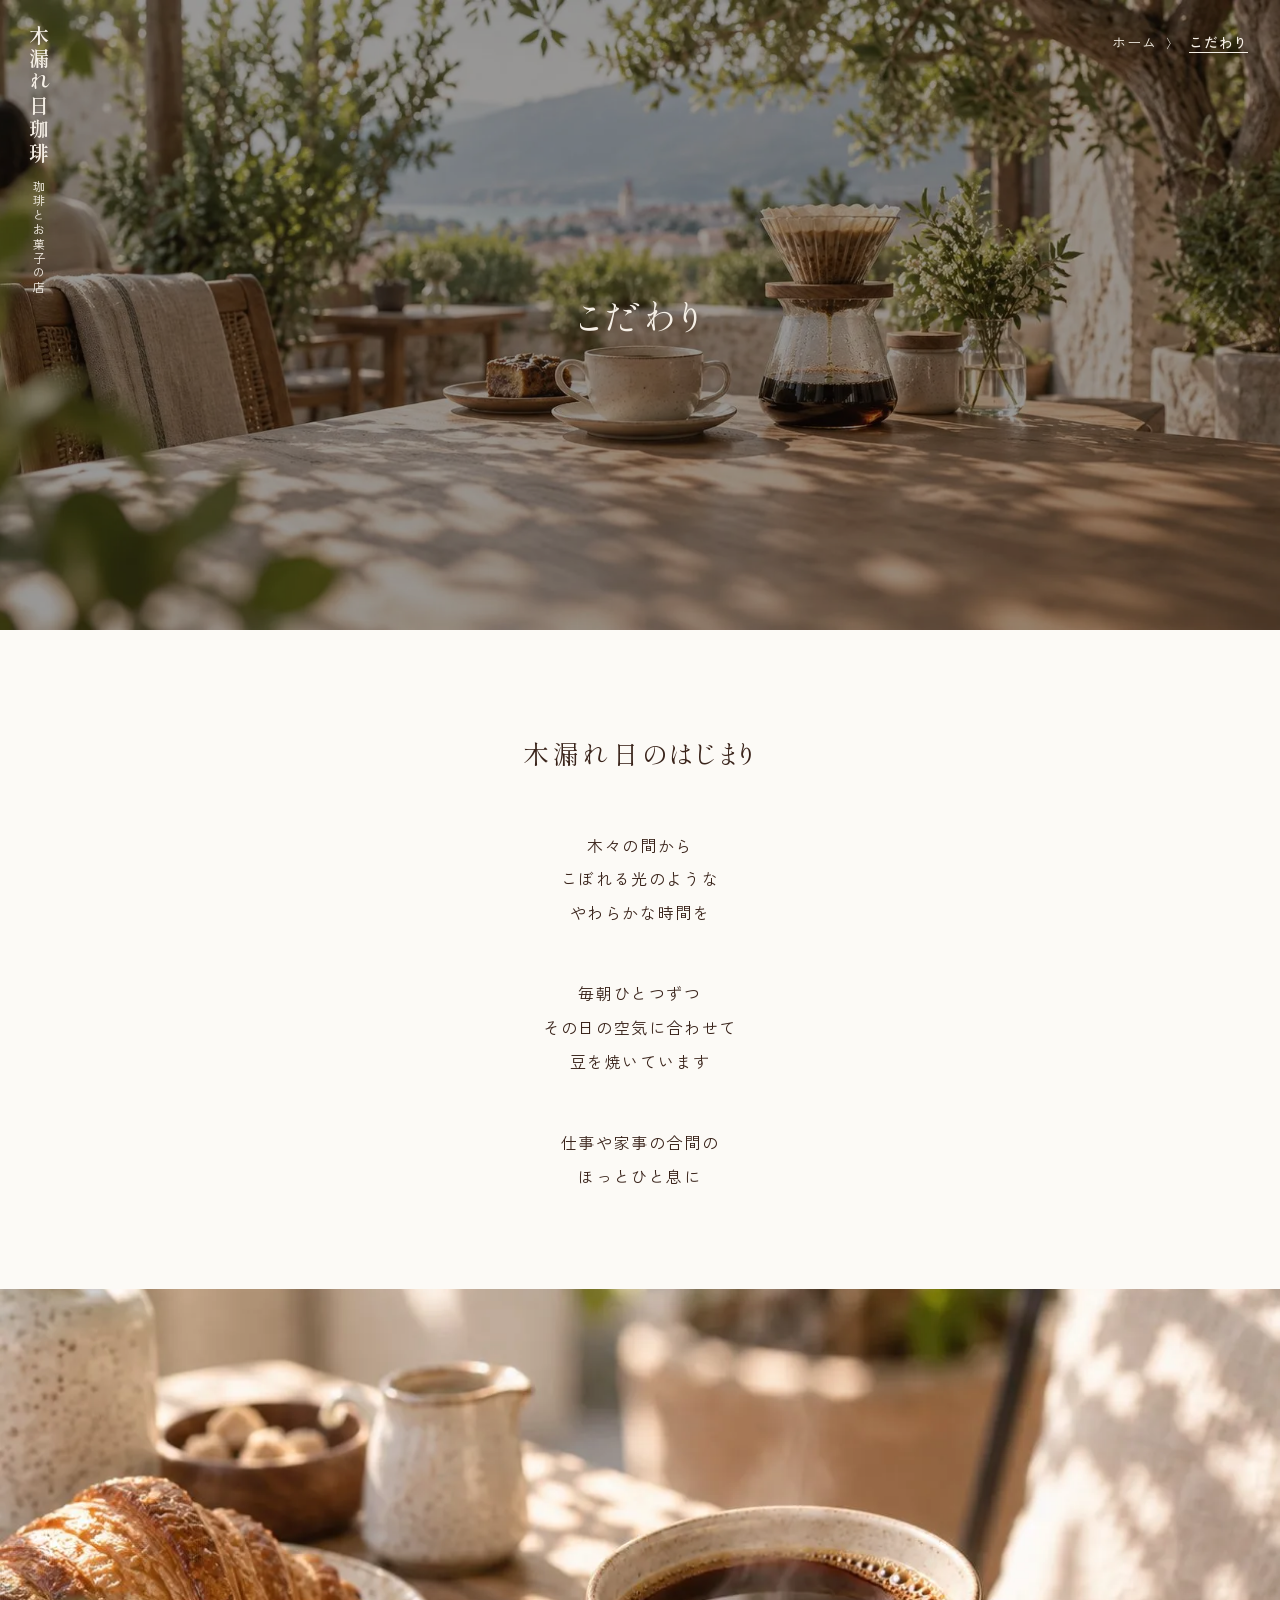
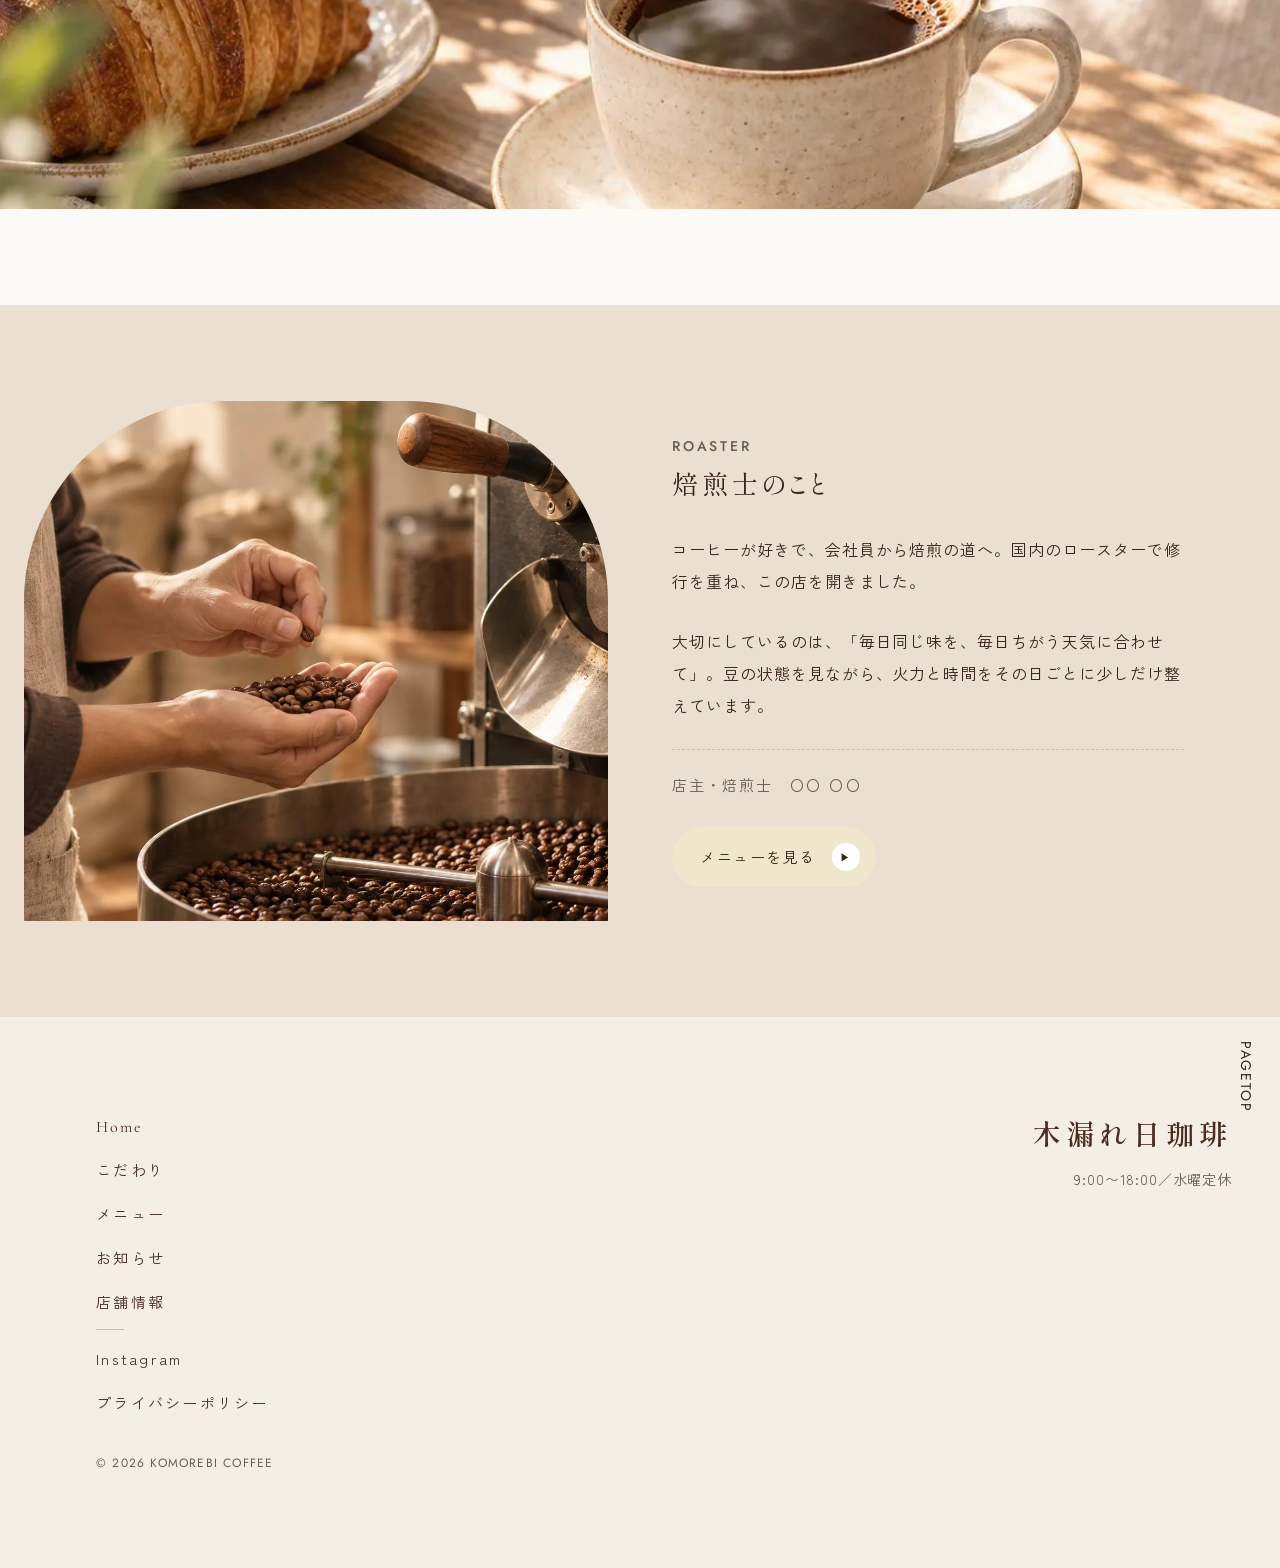
<file: concept.html>
<!DOCTYPE html>
<html lang="ja">
<head>
<meta charset="utf-8">
<meta name="viewport" content="width=device-width, initial-scale=1">
<title>こだわり | 木漏れ日珈琲</title>
<meta name="description" content="木々の間からこぼれる光のような、やわらかな時間をお届けしたい——KOMOREBI COFFEE（木漏れ日珈琲）が大切にしているこだわりをご紹介するページです。毎朝の焙煎から、厨房で焼くスイーツ、そして焙煎士の想いまで。一杯のコーヒーに込めた私たちの物語を、写真とともにゆっくりとご覧ください。">
<meta name="robots" content="index, follow">
<link rel="canonical" href="https://komorebi-coffee.com/concept.html">
<meta name="theme-color" content="#4A2C21">
<link rel="icon" type="image/svg+xml" href="images/icons/favicon.svg">
<link rel="icon" type="image/png" sizes="32x32" href="images/icons/favicon-32.png">
<link rel="icon" type="image/png" sizes="16x16" href="images/icons/favicon-16.png">
<link rel="apple-touch-icon" sizes="180x180" href="images/icons/apple-touch-icon.png">
<link rel="manifest" href="site.webmanifest">
<meta property="og:type" content="website">
<meta property="og:site_name" content="KOMOREBI COFFEE｜木漏れ日珈琲">
<meta property="og:locale" content="ja_JP">
<meta property="og:title" content="こだわり | 木漏れ日珈琲">
<meta property="og:description" content="木々の間からこぼれる光のような、やわらかな時間をお届けしたい——KOMOREBI COFFEE（木漏れ日珈琲）が大切にしているこだわりをご紹介するページです。毎朝の焙煎から、厨房で焼くスイーツ、そして焙煎士の想いまで。一杯のコーヒーに込めた私たちの物語を、写真とともにゆっくりとご覧ください。">
<meta property="og:url" content="https://komorebi-coffee.com/concept.html">
<meta property="og:image" content="https://komorebi-coffee.com/images/og-image.jpg">
<meta property="og:image:width" content="1200">
<meta property="og:image:height" content="630">
<meta name="twitter:card" content="summary_large_image">
<meta name="twitter:title" content="こだわり | 木漏れ日珈琲">
<meta name="twitter:description" content="木々の間からこぼれる光のような、やわらかな時間をお届けしたい——KOMOREBI COFFEE（木漏れ日珈琲）が大切にしているこだわりをご紹介するページです。毎朝の焙煎から、厨房で焼くスイーツ、そして焙煎士の想いまで。一杯のコーヒーに込めた私たちの物語を、写真とともにゆっくりとご覧ください。">
<meta name="twitter:image" content="https://komorebi-coffee.com/images/og-image.jpg">
<link rel="preconnect" href="https://fonts.googleapis.com">
<link rel="preconnect" href="https://fonts.gstatic.com" crossorigin>
<link rel="stylesheet" href="css/style.css">
<script type="application/ld+json">
{
  "@context": "https://schema.org",
  "@type": "CafeOrCoffeeShop",
  "name": "KOMOREBI COFFEE（木漏れ日珈琲）",
  "url": "https://komorebi-coffee.com/index.html",
  "logo": "https://komorebi-coffee.com/images/icons/icon-512.png",
  "image": "https://komorebi-coffee.com/images/og-image.jpg",
  "telephone": "03-0000-0000",
  "servesCuisine": "Coffee, Sweets",
  "priceRange": "¥¥",
  "address": {
    "@type": "PostalAddress",
    "streetAddress": "〇〇1-2-3",
    "addressLocality": "〇〇区",
    "addressRegion": "東京都",
    "addressCountry": "JP"
  },
  "openingHoursSpecification": {
    "@type": "OpeningHoursSpecification",
    "dayOfWeek": [
      "Thursday",
      "Friday",
      "Saturday",
      "Sunday",
      "Monday",
      "Tuesday"
    ],
    "opens": "09:00",
    "closes": "18:00"
  },
  "sameAs": [
    "https://instagram.com/komorebi_coffee"
  ]
}
</script>
<script type="application/ld+json">
{
  "@context": "https://schema.org",
  "@type": "BreadcrumbList",
  "itemListElement": [
    {
      "@type": "ListItem",
      "position": 1,
      "name": "ホーム",
      "item": "https://komorebi-coffee.com/index.html"
    },
    {
      "@type": "ListItem",
      "position": 2,
      "name": "こだわり",
      "item": "https://komorebi-coffee.com/concept.html"
    }
  ]
}
</script>
</head>
<body>
<div id="top">
<main>

<section class="hero-c">
<picture style="display:contents"><source srcset="images/terrace.webp" type="image/webp"><img src="images/terrace.jpg" alt="木漏れ日が差し込むテラス席" width="1916" height="821" loading="eager" fetchpriority="high" style="width:100%;height:100%;object-fit:cover;object-position:center 45%;display:block"></picture>
<div aria-hidden="true" style="position:absolute;inset:0;background:rgba(0,0,0,0.4)"></div>
<a href="index.html" aria-label="木漏れ日珈琲 トップへ" style="position:absolute;left:24px;top:24px;text-decoration:none;display:flex;flex-direction:column;align-items:center;gap:14px">
<span aria-hidden="true" style="writing-mode:vertical-rl;font-family:'Shippori Mincho',serif;font-weight:600;font-size:20px;letter-spacing:.18em;color:#F5EFE6">木漏れ日珈琲</span>
<span aria-hidden="true" style="writing-mode:vertical-rl;font-size:12px;letter-spacing:.2em;color:#F5EFE6">珈琲とお菓子の店</span>
</a>
<nav aria-label="パンくずリスト" style="position:absolute;right:32px;top:32px;display:flex;align-items:center;gap:10px;font-size:14px;letter-spacing:.05em;color:#F5EFE6">
<ol style="display:flex;flex-wrap:wrap;align-items:center;gap:10px;list-style:none;margin:0;padding:0">
<li><a href="index.html" style="text-decoration:none;color:#F5EFE6">ホーム</a></li>
<li aria-hidden="true"><span aria-hidden="true" style="font-size:12px">〉</span></li>
<li><span aria-current="page" style="font-weight:500;border-bottom:1px solid #F5EFE6">こだわり</span></li>
</ol>
</nav>
<h1 class="hero-c-title">こだわり</h1>
</section>

<button type="button" class="mobile-menu-btn" data-drawer-open aria-haspopup="true" aria-expanded="false" aria-controls="site-drawer" aria-label="メニューを開く">
<svg width="24" height="24" viewBox="0 0 24 24" fill="none" stroke="currentColor" stroke-width="1.6" aria-hidden="true"><line x1="4" y1="8" x2="20" y2="8"></line><line x1="4" y1="16" x2="20" y2="16"></line></svg>
<span>MENU</span>
</button>

<section style="padding:clamp(56px,12vw,96px) 24px;display:flex;justify-content:center">
<div style="max-width:22em;text-align:center">
<h2 style="margin:0 0 clamp(32px,8vw,48px);font-family:'Shippori Mincho',serif;font-size:clamp(1.5rem,5vw,1.625rem);font-weight:400;line-height:2.1;letter-spacing:.15em;font-feature-settings:'palt'">木漏れ日のはじまり</h2>
<p style="margin:0 0 clamp(32px,8vw,48px);font-size:1rem;line-height:2.1;letter-spacing:.1em;text-wrap:balance">木々の間から<br>こぼれる光のような<br>やわらかな時間を</p>
<p style="margin:0 0 clamp(32px,8vw,48px);font-size:1rem;line-height:2.1;letter-spacing:.1em;text-wrap:balance">毎朝ひとつずつ<br>その日の空気に合わせて<br>豆を焼いています</p>
<p style="margin:0;font-size:1rem;line-height:2.1;letter-spacing:.1em;text-wrap:balance">仕事や家事の合間の<br>ほっとひと息に</p>
</div>
</section>

<section style="padding:0 0 clamp(56px,10vw,96px)">
<picture style="display:contents"><source srcset="images/gallery-02.webp" type="image/webp"><img src="images/gallery-02.jpg" alt="テラス席に差し込む木漏れ日" width="1254" height="1254" loading="lazy" style="width:100%;height:clamp(280px,60vw,520px);object-fit:cover;display:block"></picture>
</section>

<section style="background:#EADFD0;padding:clamp(48px,10vw,96px) 24px" class="split-2col">
<div style="height:clamp(320px,80vw,520px);border-radius:200px 200px 0 0;overflow:hidden">
<picture style="display:contents"><source srcset="images/roaster.webp" type="image/webp"><img src="images/roaster.jpg" alt="焙煎機の前でコーヒー豆の状態を確かめる店主の手元" width="1086" height="1448" loading="lazy" style="width:100%;height:100%;object-fit:cover;object-position:center 45%;display:block"></picture>
</div>
<div style="max-width:32em">
<p style="margin:0;font-family:Jost,sans-serif;font-size:14px;font-weight:500;letter-spacing:.2em;color:#6B5B51">ROASTER</p>
<h2 style="margin:8px 0 32px;font-family:'Shippori Mincho',serif;font-size:clamp(1.5rem,4vw,1.625rem);font-weight:400;letter-spacing:.15em;font-feature-settings:'palt'">焙煎士のこと</h2>
<p style="margin:0 0 28px;font-size:16px;line-height:2;letter-spacing:.06em;text-wrap:pretty">コーヒーが好きで、会社員から焙煎の道へ。国内のロースターで修行を重ね、この店を開きました。</p>
<p style="margin:0 0 28px;font-size:16px;line-height:2;letter-spacing:.06em;text-wrap:pretty">大切にしているのは、「毎日同じ味を、毎日ちがう天気に合わせて」。豆の状態を見ながら、火力と時間をその日ごとに少しだけ整えています。</p>
<div style="display:flex;gap:24px;align-items:center;padding-top:8px;border-top:1px dashed #CDBFAE">
<p style="margin:16px 0 0;font-size:15px;letter-spacing:.12em;color:#6B5B51">店主・焙煎士　〇〇 〇〇</p>
</div>
<a href="menu.html" style="margin-top:32px;text-decoration:none;background:#F0E6CC;color:#3A241B;border-radius:999px;padding:16px 16px 16px 28px;font-size:15px;letter-spacing:.1em;display:inline-flex;align-items:center;gap:16px">メニューを見る<span aria-hidden="true" style="width:28px;height:28px;border-radius:50%;background:#fff;display:inline-flex;align-items:center;justify-content:center;font-size:10px">▶</span></a>
</div>
</section>

</main>
<footer class="subpage-footer" style="margin:0">
<a href="#top" style="position:absolute;right:24px;top:24px;writing-mode:vertical-rl;text-decoration:none;font-family:Jost,sans-serif;font-size:14px;letter-spacing:.12em;color:#3A241B">PAGETOP</a>
<div class="footer-b-row" style="margin:0 auto">
<div class="footer-b-links">
<nav aria-label="フッターナビゲーション">
<ul style="display:flex;flex-direction:column;gap:20px;list-style:none;margin:0;padding:0">
<li><a href="index.html" style="text-decoration:none;font-family:'Cormorant Garamond',serif;font-size:16px;letter-spacing:.12em">Home</a></li>
<li><a href="concept.html" aria-current="page" style="text-decoration:none;font-size:15px;letter-spacing:.15em">こだわり</a></li>
<li><a href="menu.html" style="text-decoration:none;font-size:15px;letter-spacing:.15em">メニュー</a></li>
<li><a href="news.html" style="text-decoration:none;font-size:15px;letter-spacing:.15em">お知らせ</a></li>
<li><a href="access.html" style="text-decoration:none;font-size:15px;letter-spacing:.15em">店舗情報</a></li>
</ul>
</nav>
<span aria-hidden="true" style="width:28px;height:1px;background:#CDBFAE;margin:16px 0;display:block"></span>
<nav aria-label="フッター（外部・法務リンク）">
<ul style="display:flex;flex-direction:column;gap:20px;list-style:none;margin:0;padding:0">
<li><a href="https://instagram.com/komorebi_coffee" style="text-decoration:none;font-size:15px;letter-spacing:.15em">Instagram</a></li>
<li><a href="privacy-policy.html" style="text-decoration:none;font-size:15px;letter-spacing:.15em">プライバシーポリシー</a></li>
</ul>
</nav>
<p style="margin:40px 0 0;font-family:Jost,sans-serif;font-size:12px;letter-spacing:.1em;color:#6B5B51">© 2026 KOMOREBI COFFEE</p>
</div>
<div class="footer-b-brand">
<span aria-hidden="true" style="font-family:'Shippori Mincho',serif;font-weight:600;font-size:28px;letter-spacing:.18em;color:#4A2C21;font-feature-settings:'palt'">木漏れ日珈琲</span>
<p style="margin:0;font-size:14px;letter-spacing:.06em;color:#6B5B51">9:00〜18:00／水曜定休</p>
</div>
</div>
</footer>

</div>

<div class="drawer-overlay" data-drawer-overlay hidden></div>
<aside id="site-drawer" class="drawer" data-drawer aria-label="サイトメニュー" aria-hidden="true" inert>
<div class="drawer-head">
<a href="index.html" class="drawer-home">Home</a>
<button type="button" class="drawer-close" data-drawer-close aria-label="メニューを閉じる">×</button>
</div>
<nav aria-label="ドロワーメニュー">
<ul class="drawer-nav" style="list-style:none;margin:0;padding:0">
<li><a href="index.html">Home</a></li>
<li><a href="concept.html" aria-current="page">こだわり</a></li>
<li><a href="menu.html">メニュー</a></li>
<li><a href="news.html">お知らせ</a></li>
<li><a href="access.html">店舗情報</a></li>
</ul>
</nav>
<span class="drawer-rule" aria-hidden="true"></span>
<nav aria-label="ドロワーメニュー（外部・法務リンク）">
<ul class="drawer-nav" style="list-style:none;margin:0;padding:0">
<li><a href="https://instagram.com/komorebi_coffee">Instagram</a></li>
<li><a href="privacy-policy.html">プライバシーポリシー</a></li>
</ul>
</nav>
<div class="drawer-foot">
<span class="vlogo-mark" aria-hidden="true">木漏れ日珈琲</span>
<p>© 2026 KOMOREBI COFFEE</p>
</div>
</aside>

<script src="js/nav.js"></script>
</body>
</html>
</file>
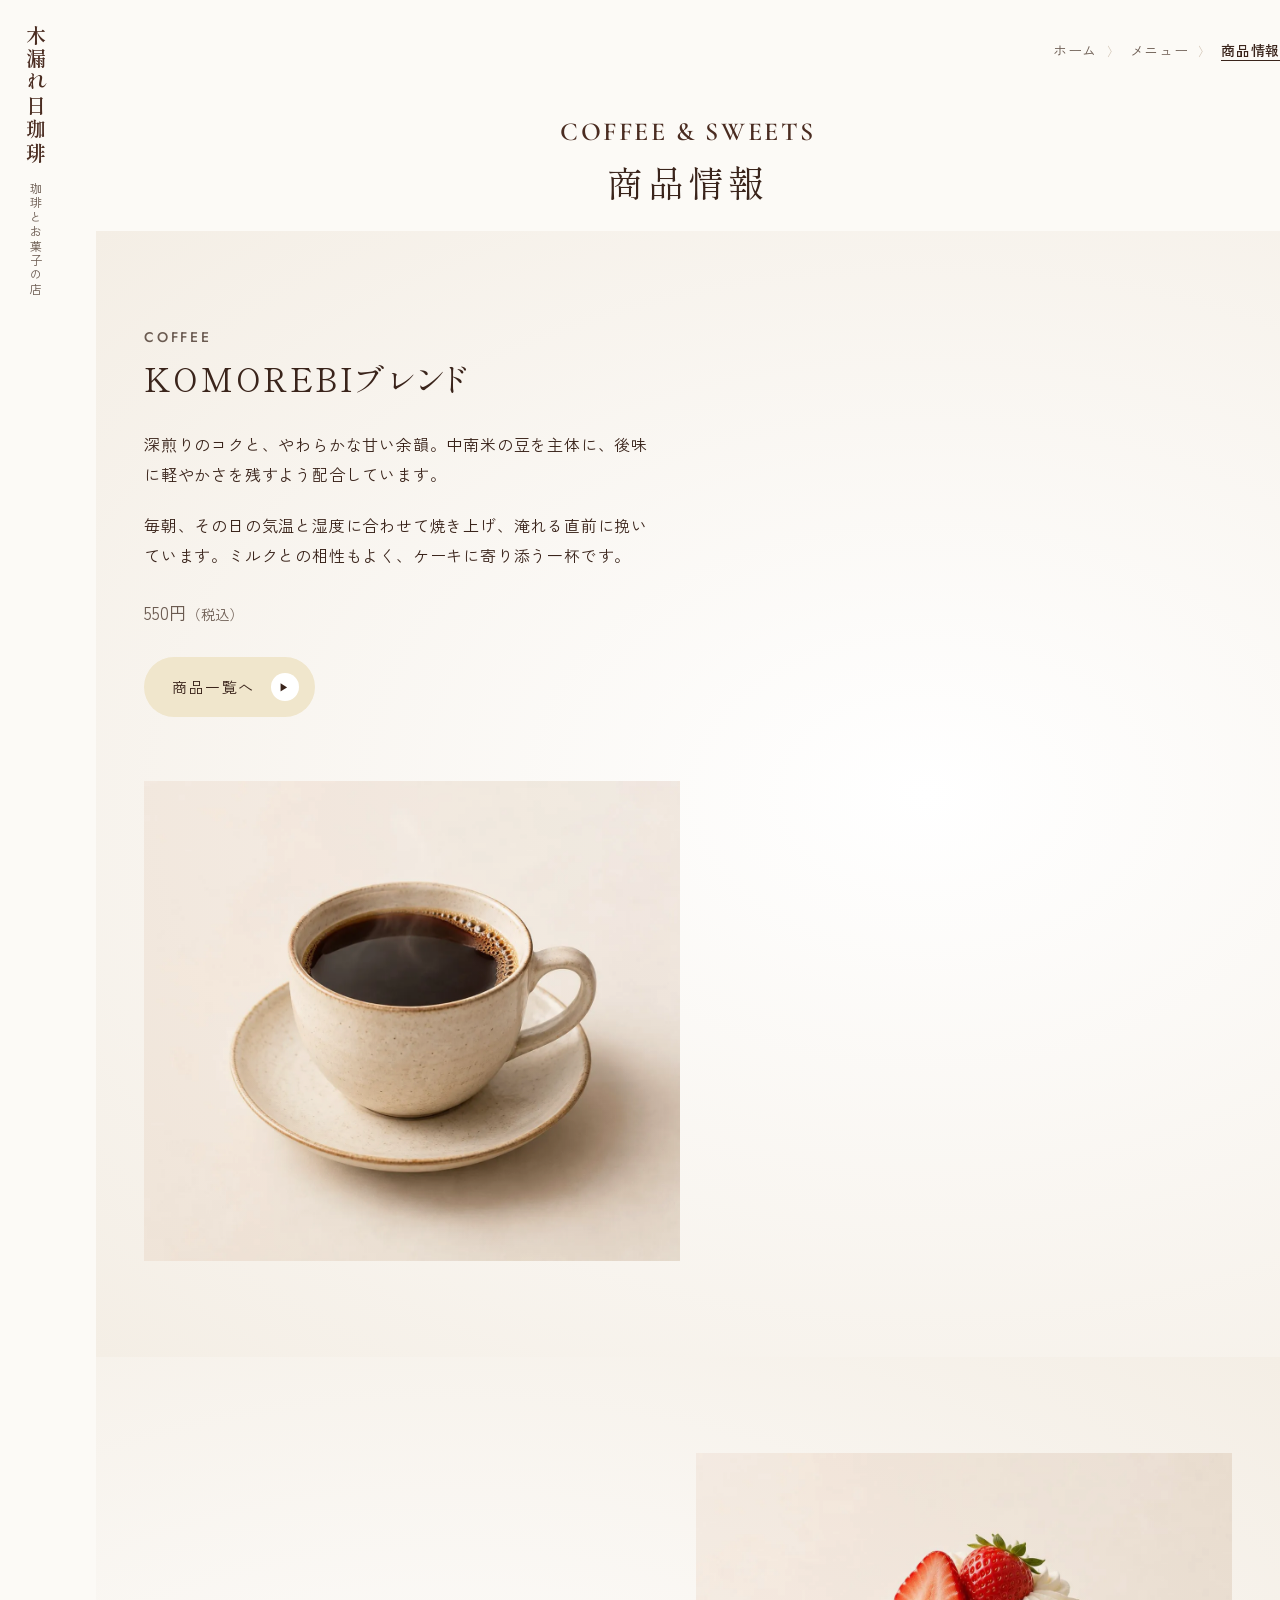
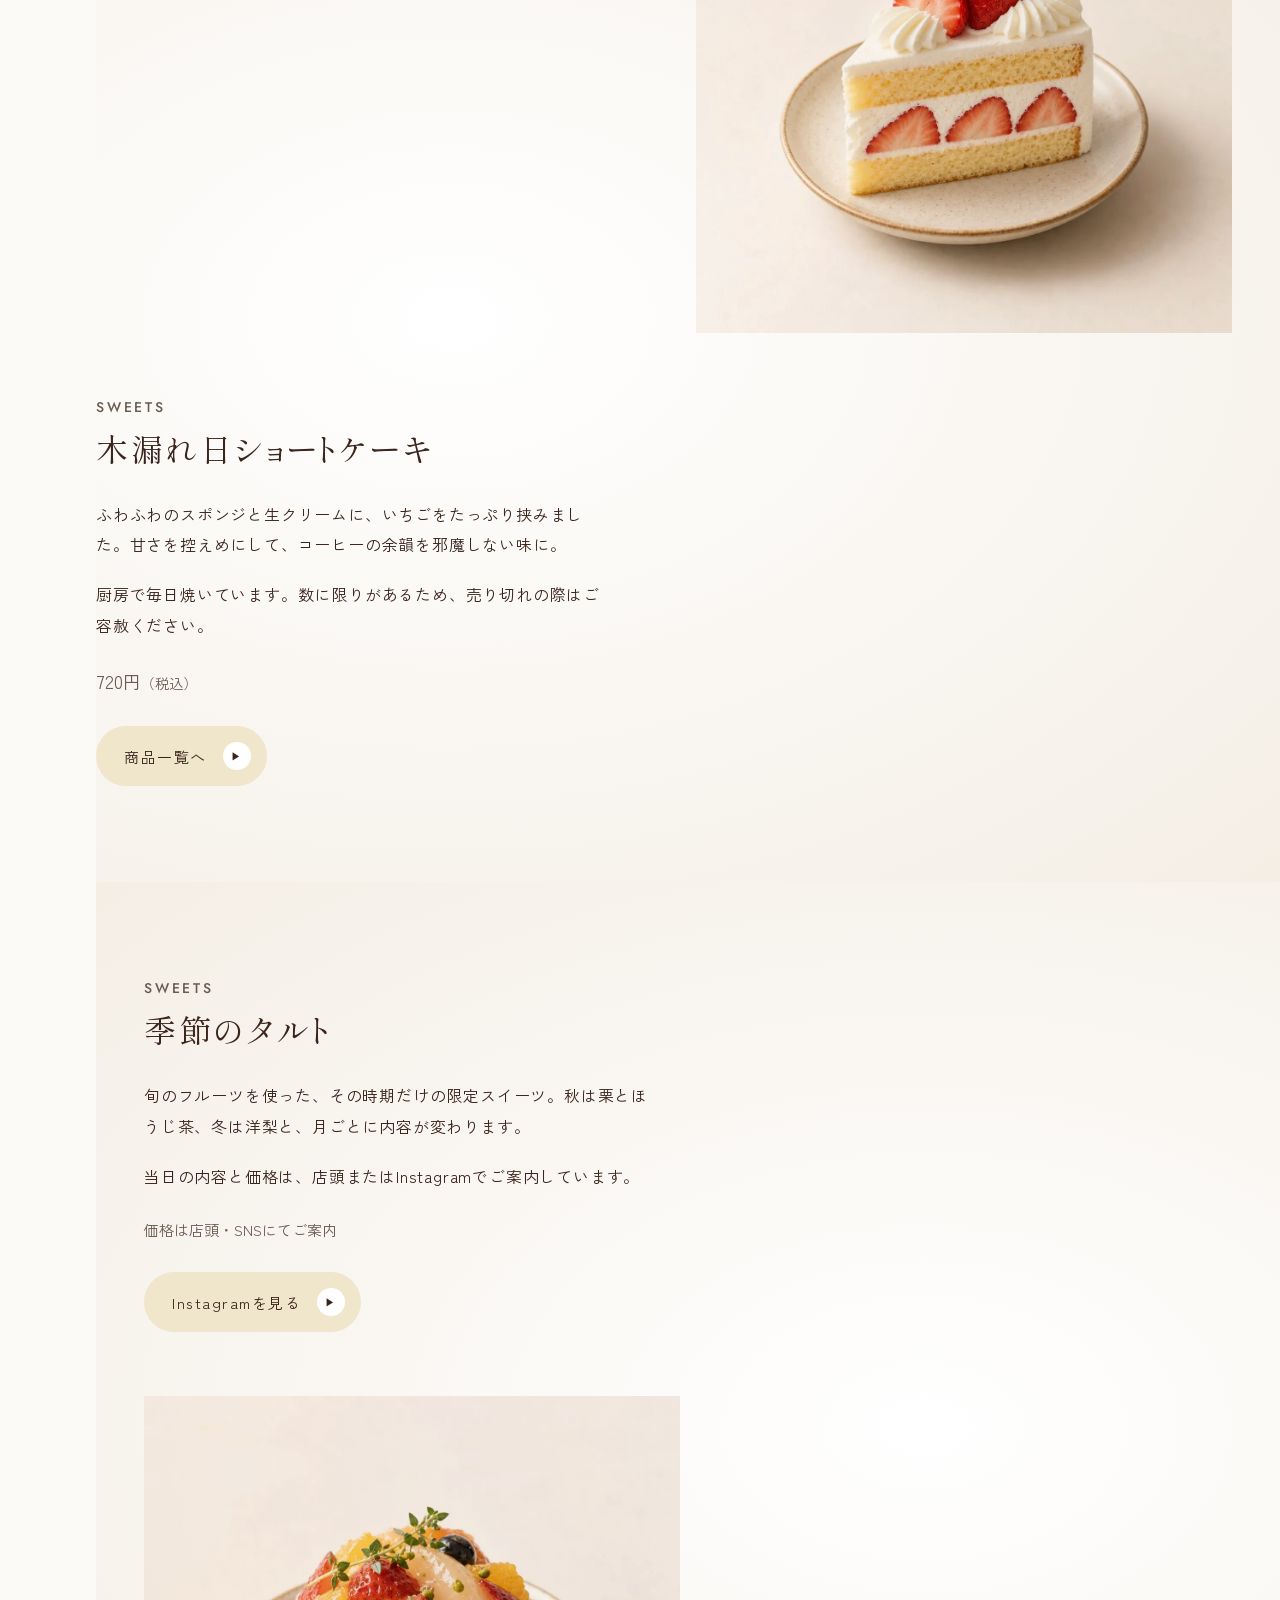
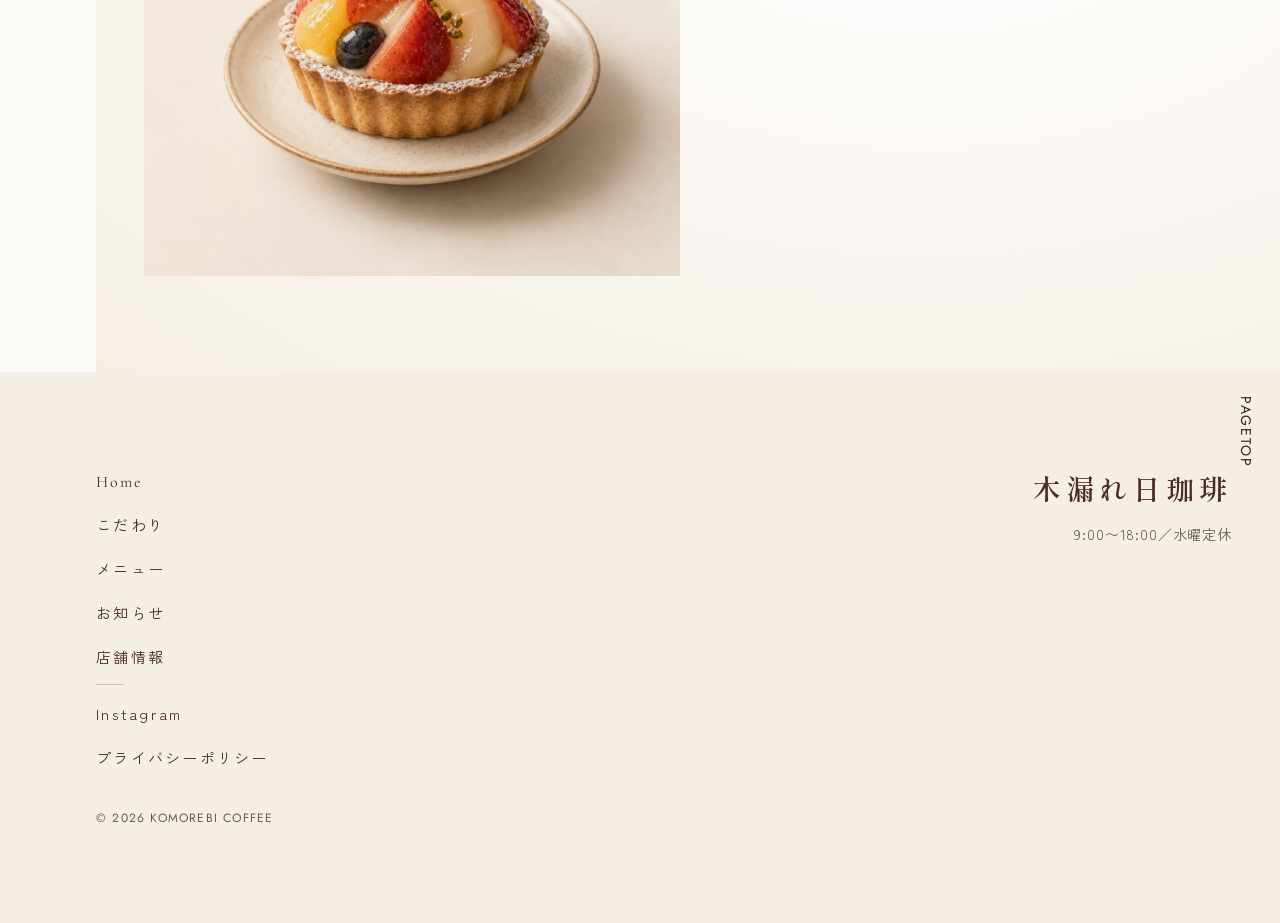
<file: menu-detail.html>
<!DOCTYPE html>
<html lang="ja">
<head>
<meta charset="utf-8">
<meta name="viewport" content="width=device-width, initial-scale=1">
<title>商品情報 | 木漏れ日珈琲</title>
<meta name="description" content="木漏れ日珈琲の看板メニュー「KOMOREBIブレンド」「木漏れ日ショートケーキ」「季節のタルト」を、写真とともにひとつずつご紹介するページです。豆の配合や焼き上げ方、スイーツに込めたこだわりなど、それぞれの一杯・一品に込めた想いを詳しくご案内しています。価格やメニュー一覧、店舗情報もあわせてご覧ください。">
<meta name="robots" content="index, follow">
<link rel="canonical" href="https://komorebi-coffee.com/menu-detail.html">
<meta name="theme-color" content="#4A2C21">
<link rel="icon" type="image/svg+xml" href="images/icons/favicon.svg">
<link rel="icon" type="image/png" sizes="32x32" href="images/icons/favicon-32.png">
<link rel="icon" type="image/png" sizes="16x16" href="images/icons/favicon-16.png">
<link rel="apple-touch-icon" sizes="180x180" href="images/icons/apple-touch-icon.png">
<link rel="manifest" href="site.webmanifest">
<meta property="og:type" content="website">
<meta property="og:site_name" content="KOMOREBI COFFEE｜木漏れ日珈琲">
<meta property="og:locale" content="ja_JP">
<meta property="og:title" content="商品情報 | 木漏れ日珈琲">
<meta property="og:description" content="木漏れ日珈琲の看板メニュー「KOMOREBIブレンド」「木漏れ日ショートケーキ」「季節のタルト」を、写真とともにひとつずつご紹介するページです。豆の配合や焼き上げ方、スイーツに込めたこだわりなど、それぞれの一杯・一品に込めた想いを詳しくご案内しています。価格やメニュー一覧、店舗情報もあわせてご覧ください。">
<meta property="og:url" content="https://komorebi-coffee.com/menu-detail.html">
<meta property="og:image" content="https://komorebi-coffee.com/images/og-image.jpg">
<meta property="og:image:width" content="1200">
<meta property="og:image:height" content="630">
<meta name="twitter:card" content="summary_large_image">
<meta name="twitter:title" content="商品情報 | 木漏れ日珈琲">
<meta name="twitter:description" content="木漏れ日珈琲の看板メニュー「KOMOREBIブレンド」「木漏れ日ショートケーキ」「季節のタルト」を、写真とともにひとつずつご紹介するページです。豆の配合や焼き上げ方、スイーツに込めたこだわりなど、それぞれの一杯・一品に込めた想いを詳しくご案内しています。価格やメニュー一覧、店舗情報もあわせてご覧ください。">
<meta name="twitter:image" content="https://komorebi-coffee.com/images/og-image.jpg">
<link rel="preconnect" href="https://fonts.googleapis.com">
<link rel="preconnect" href="https://fonts.gstatic.com" crossorigin>
<link rel="stylesheet" href="css/style.css">
<script type="application/ld+json">
{
  "@context": "https://schema.org",
  "@type": "CafeOrCoffeeShop",
  "name": "KOMOREBI COFFEE（木漏れ日珈琲）",
  "url": "https://komorebi-coffee.com/index.html",
  "logo": "https://komorebi-coffee.com/images/icons/icon-512.png",
  "image": "https://komorebi-coffee.com/images/og-image.jpg",
  "telephone": "03-0000-0000",
  "servesCuisine": "Coffee, Sweets",
  "priceRange": "¥¥",
  "address": {
    "@type": "PostalAddress",
    "streetAddress": "〇〇1-2-3",
    "addressLocality": "〇〇区",
    "addressRegion": "東京都",
    "addressCountry": "JP"
  },
  "openingHoursSpecification": {
    "@type": "OpeningHoursSpecification",
    "dayOfWeek": [
      "Thursday",
      "Friday",
      "Saturday",
      "Sunday",
      "Monday",
      "Tuesday"
    ],
    "opens": "09:00",
    "closes": "18:00"
  },
  "sameAs": [
    "https://instagram.com/komorebi_coffee"
  ]
}
</script>
<script type="application/ld+json">
{
  "@context": "https://schema.org",
  "@type": "BreadcrumbList",
  "itemListElement": [
    {
      "@type": "ListItem",
      "position": 1,
      "name": "ホーム",
      "item": "https://komorebi-coffee.com/index.html"
    },
    {
      "@type": "ListItem",
      "position": 2,
      "name": "メニュー",
      "item": "https://komorebi-coffee.com/menu.html"
    },
    {
      "@type": "ListItem",
      "position": 3,
      "name": "商品情報",
      "item": "https://komorebi-coffee.com/menu-detail.html"
    }
  ]
}
</script>
</head>
<body>
<div id="top" class="subpage-shell">
<main>

<a href="index.html" aria-label="木漏れ日珈琲 トップへ" class="vlogo-fixed">
<span aria-hidden="true" style="writing-mode:vertical-rl;font-family:'Shippori Mincho',serif;font-weight:600;font-size:20px;letter-spacing:.18em;color:#4A2C21">木漏れ日珈琲</span>
<span class="vlogo-sub" aria-hidden="true" style="writing-mode:vertical-rl;font-size:12px;letter-spacing:.2em;color:#6B5B51">珈琲とお菓子の店</span>
</a>

<a href="access.html" class="mobile-pill">ご予約</a>
<button type="button" class="mobile-menu-btn" data-drawer-open aria-haspopup="true" aria-expanded="false" aria-controls="site-drawer" aria-label="メニューを開く">
<svg width="24" height="24" viewBox="0 0 24 24" fill="none" stroke="currentColor" stroke-width="1.6" aria-hidden="true"><line x1="4" y1="8" x2="20" y2="8"></line><line x1="4" y1="16" x2="20" y2="16"></line></svg>
<span>MENU</span>
</button>

<div class="subpage-content" style="padding-top:40px">
<nav aria-label="パンくずリスト" style="display:flex;flex-wrap:wrap;justify-content:flex-end;align-items:center;gap:10px;font-size:14px;letter-spacing:.05em">
<ol style="display:flex;flex-wrap:wrap;align-items:center;gap:10px;list-style:none;margin:0;padding:0">
<li><a href="index.html" style="text-decoration:none;color:#6B5B51">ホーム</a></li>
<li aria-hidden="true"><span aria-hidden="true" style="font-size:12px;color:#CDBFAE">〉</span></li>
<li><a href="menu.html" style="text-decoration:none;color:#6B5B51">メニュー</a></li>
<li aria-hidden="true"><span aria-hidden="true" style="font-size:12px;color:#CDBFAE">〉</span></li>
<li><span aria-current="page" style="font-weight:500;border-bottom:1px solid #3A241B">商品情報</span></li>
</ol>
</nav>
<div style="padding:56px 0 24px;text-align:center">
<p style="margin:0;font-family:'Cormorant Garamond',serif;font-size:26px;font-weight:600;letter-spacing:.1em;color:#4A2C21">COFFEE &amp; SWEETS</p>
<h1 style="margin:8px 0 0;font-family:'Shippori Mincho',serif;font-size:clamp(1.75rem,6vw,2.25rem);font-weight:400;letter-spacing:.12em;font-feature-settings:'palt'">商品情報</h1>
</div>
</div>

<section class="split-2col product-feature feature-pad-l feature-min-h" style="background:radial-gradient(ellipse at 70% 50%, #FFFFFF 0%, #F4EEE5 100%)">
<div class="subpage-content" style="max-width:32em">
<p style="margin:0;font-family:Jost,sans-serif;font-size:14px;font-weight:500;letter-spacing:.2em;color:#6B5B51">COFFEE</p>
<h2 style="margin:8px 0 28px;font-family:'Shippori Mincho',serif;font-size:clamp(1.5rem,5vw,2rem);font-weight:400;letter-spacing:.08em;font-feature-settings:'palt'">KOMOREBIブレンド</h2>
<p style="margin:0 0 20px;font-size:16px;line-height:1.9;letter-spacing:.05em;text-wrap:pretty">深煎りのコクと、やわらかな甘い余韻。中南米の豆を主体に、後味に軽やかさを残すよう配合しています。</p>
<p style="margin:0 0 28px;font-size:16px;line-height:1.9;letter-spacing:.05em;text-wrap:pretty">毎朝、その日の気温と湿度に合わせて焼き上げ、淹れる直前に挽いています。ミルクとの相性もよく、ケーキに寄り添う一杯です。</p>
<p style="margin:0 0 32px;font-size:18px;color:#6B5B51">550円<span style="font-size:14px">（税込）</span></p>
<a href="menu.html" style="text-decoration:none;background:#F0E6CC;color:#3A241B;border-radius:999px;padding:16px 16px 16px 28px;font-size:15px;letter-spacing:.1em;display:inline-flex;align-items:center;gap:16px">商品一覧へ<span aria-hidden="true" style="width:28px;height:28px;border-radius:50%;background:#fff;display:inline-flex;align-items:center;justify-content:center;font-size:10px">▶</span></a>
</div>
<picture style="display:contents"><source srcset="images/menu-blend.webp" type="image/webp"><img src="images/menu-blend.jpg" alt="KOMOREBIブレンド" class="split-2col-img-first" width="1254" height="1254" loading="eager" fetchpriority="high" style="width:100%;height:clamp(280px,60vw,480px);object-fit:cover;display:block;mix-blend-mode:multiply"></picture>
</section>

<section class="split-2col product-feature feature-pad-r feature-min-h" style="background:radial-gradient(ellipse at 30% 50%, #FFFFFF 0%, #F4EEE5 100%)">
<picture style="display:contents"><source srcset="images/menu-shortcake.webp" type="image/webp"><img src="images/menu-shortcake.jpg" alt="木漏れ日ショートケーキ" width="1254" height="1254" loading="lazy" style="width:100%;height:clamp(280px,60vw,480px);object-fit:cover;display:block;mix-blend-mode:multiply"></picture>
<div class="subpage-content" style="max-width:32em">
<p style="margin:0;font-family:Jost,sans-serif;font-size:14px;font-weight:500;letter-spacing:.2em;color:#6B5B51">SWEETS</p>
<h2 style="margin:8px 0 28px;font-family:'Shippori Mincho',serif;font-size:clamp(1.5rem,5vw,2rem);font-weight:400;letter-spacing:.08em;font-feature-settings:'palt'">木漏れ日ショートケーキ</h2>
<p style="margin:0 0 20px;font-size:16px;line-height:1.9;letter-spacing:.05em;text-wrap:pretty">ふわふわのスポンジと生クリームに、いちごをたっぷり挟みました。甘さを控えめにして、コーヒーの余韻を邪魔しない味に。</p>
<p style="margin:0 0 28px;font-size:16px;line-height:1.9;letter-spacing:.05em;text-wrap:pretty">厨房で毎日焼いています。数に限りがあるため、売り切れの際はご容赦ください。</p>
<p style="margin:0 0 32px;font-size:18px;color:#6B5B51">720円<span style="font-size:14px">（税込）</span></p>
<a href="menu.html" style="text-decoration:none;background:#F0E6CC;color:#3A241B;border-radius:999px;padding:16px 16px 16px 28px;font-size:15px;letter-spacing:.1em;display:inline-flex;align-items:center;gap:16px">商品一覧へ<span aria-hidden="true" style="width:28px;height:28px;border-radius:50%;background:#fff;display:inline-flex;align-items:center;justify-content:center;font-size:10px">▶</span></a>
</div>
</section>

<section class="split-2col product-feature feature-pad-l feature-min-h" style="background:radial-gradient(ellipse at 70% 50%, #FFFFFF 0%, #F4EEE5 100%)">
<div class="subpage-content" style="max-width:32em">
<p style="margin:0;font-family:Jost,sans-serif;font-size:14px;font-weight:500;letter-spacing:.2em;color:#6B5B51">SWEETS</p>
<h2 style="margin:8px 0 28px;font-family:'Shippori Mincho',serif;font-size:clamp(1.5rem,5vw,2rem);font-weight:400;letter-spacing:.08em;font-feature-settings:'palt'">季節のタルト</h2>
<p style="margin:0 0 20px;font-size:16px;line-height:1.9;letter-spacing:.05em;text-wrap:pretty">旬のフルーツを使った、その時期だけの限定スイーツ。秋は栗とほうじ茶、冬は洋梨と、月ごとに内容が変わります。</p>
<p style="margin:0 0 28px;font-size:16px;line-height:1.9;letter-spacing:.05em;text-wrap:pretty">当日の内容と価格は、店頭またはInstagramでご案内しています。</p>
<p style="margin:0 0 32px;font-size:15px;color:#6B5B51">価格は店頭・SNSにてご案内</p>
<a href="https://instagram.com/komorebi_coffee" style="text-decoration:none;background:#F0E6CC;color:#3A241B;border-radius:999px;padding:16px 16px 16px 28px;font-size:15px;letter-spacing:.1em;display:inline-flex;align-items:center;gap:16px">Instagramを見る<span aria-hidden="true" style="width:28px;height:28px;border-radius:50%;background:#fff;display:inline-flex;align-items:center;justify-content:center;font-size:10px">▶</span></a>
</div>
<picture style="display:contents"><source srcset="images/menu-seasonal.webp" type="image/webp"><img src="images/menu-seasonal.jpg" alt="季節のタルト" class="split-2col-img-first" width="1254" height="1254" loading="lazy" style="width:100%;height:clamp(280px,60vw,480px);object-fit:cover;display:block;mix-blend-mode:multiply"></picture>
</section>

</main>
<footer class="subpage-footer">
<a href="#top" style="position:absolute;right:24px;top:24px;writing-mode:vertical-rl;text-decoration:none;font-family:Jost,sans-serif;font-size:14px;letter-spacing:.12em;color:#3A241B">PAGETOP</a>
<div class="footer-b-row">
<div class="footer-b-links">
<nav aria-label="フッターナビゲーション">
<ul style="display:flex;flex-direction:column;gap:20px;list-style:none;margin:0;padding:0">
<li><a href="index.html" style="text-decoration:none;font-family:'Cormorant Garamond',serif;font-size:16px;letter-spacing:.12em">Home</a></li>
<li><a href="concept.html" style="text-decoration:none;font-size:15px;letter-spacing:.15em">こだわり</a></li>
<li><a href="menu.html" style="text-decoration:none;font-size:15px;letter-spacing:.15em">メニュー</a></li>
<li><a href="news.html" style="text-decoration:none;font-size:15px;letter-spacing:.15em">お知らせ</a></li>
<li><a href="access.html" style="text-decoration:none;font-size:15px;letter-spacing:.15em">店舗情報</a></li>
</ul>
</nav>
<span aria-hidden="true" style="width:28px;height:1px;background:#CDBFAE;margin:16px 0;display:block"></span>
<nav aria-label="フッター（外部・法務リンク）">
<ul style="display:flex;flex-direction:column;gap:20px;list-style:none;margin:0;padding:0">
<li><a href="https://instagram.com/komorebi_coffee" style="text-decoration:none;font-size:15px;letter-spacing:.15em">Instagram</a></li>
<li><a href="privacy-policy.html" style="text-decoration:none;font-size:15px;letter-spacing:.15em">プライバシーポリシー</a></li>
</ul>
</nav>
<p style="margin:40px 0 0;font-family:Jost,sans-serif;font-size:12px;letter-spacing:.1em;color:#6B5B51">© 2026 KOMOREBI COFFEE</p>
</div>
<div class="footer-b-brand">
<span aria-hidden="true" style="font-family:'Shippori Mincho',serif;font-weight:600;font-size:28px;letter-spacing:.18em;color:#4A2C21;font-feature-settings:'palt'">木漏れ日珈琲</span>
<p style="margin:0;font-size:14px;letter-spacing:.06em;color:#6B5B51">9:00〜18:00／水曜定休</p>
</div>
</div>
</footer>

</div>

<div class="drawer-overlay" data-drawer-overlay hidden></div>
<aside id="site-drawer" class="drawer" data-drawer aria-label="サイトメニュー" aria-hidden="true" inert>
<div class="drawer-head">
<a href="index.html" class="drawer-home">Home</a>
<button type="button" class="drawer-close" data-drawer-close aria-label="メニューを閉じる">×</button>
</div>
<nav aria-label="ドロワーメニュー">
<ul class="drawer-nav" style="list-style:none;margin:0;padding:0">
<li><a href="index.html">Home</a></li>
<li><a href="concept.html">こだわり</a></li>
<li><a href="menu.html">メニュー</a></li>
<li><a href="news.html">お知らせ</a></li>
<li><a href="access.html">店舗情報</a></li>
</ul>
</nav>
<span class="drawer-rule" aria-hidden="true"></span>
<nav aria-label="ドロワーメニュー（外部・法務リンク）">
<ul class="drawer-nav" style="list-style:none;margin:0;padding:0">
<li><a href="https://instagram.com/komorebi_coffee">Instagram</a></li>
<li><a href="privacy-policy.html">プライバシーポリシー</a></li>
</ul>
</nav>
<div class="drawer-foot">
<span class="vlogo-mark" aria-hidden="true">木漏れ日珈琲</span>
<p>© 2026 KOMOREBI COFFEE</p>
</div>
</aside>

<script src="js/nav.js"></script>
</body>
</html>
</file>
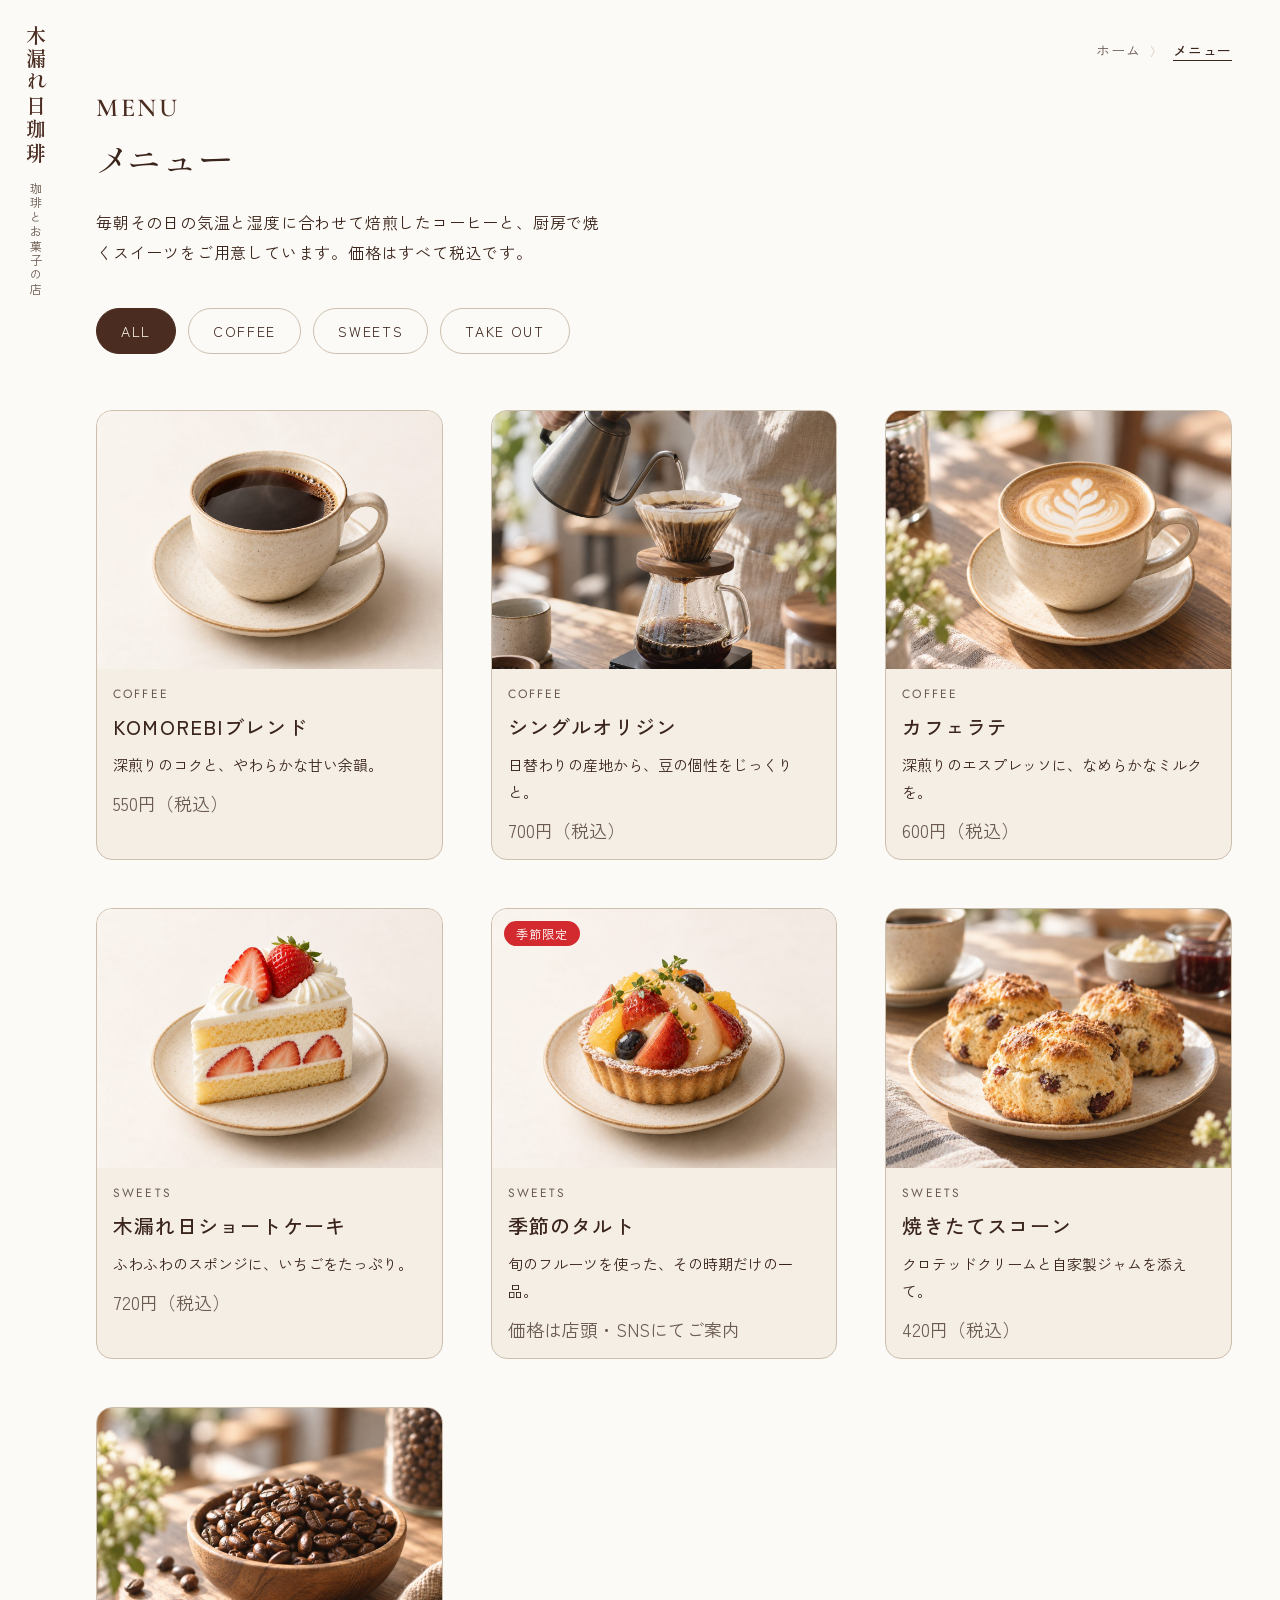
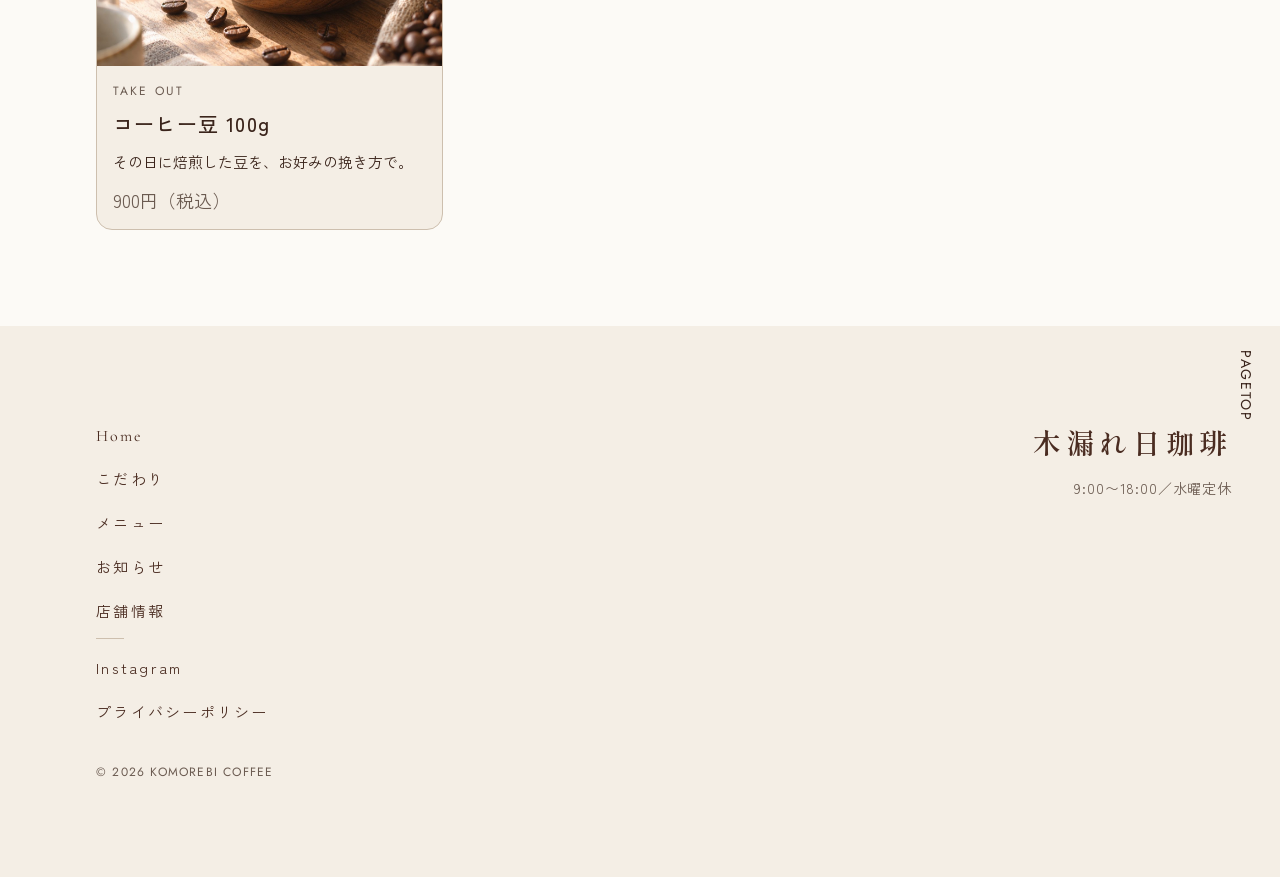
<file: menu.html>
<!DOCTYPE html>
<html lang="ja">
<head>
<meta charset="utf-8">
<meta name="viewport" content="width=device-width, initial-scale=1">
<title>メニュー | 木漏れ日珈琲</title>
<meta name="description" content="KOMOREBI COFFEE（木漏れ日珈琲）のメニュー一覧です。毎朝その日の気温と湿度に合わせて焙煎するコーヒーと、厨房で焼く手づくりスイーツ、テイクアウト用のコーヒー豆までご用意しています。カテゴリーから絞り込んでお好みの一杯・一品をお探しください。価格はすべて税込で表示しています。">
<meta name="robots" content="index, follow">
<link rel="canonical" href="https://komorebi-coffee.com/menu.html">
<meta name="theme-color" content="#4A2C21">
<link rel="icon" type="image/svg+xml" href="images/icons/favicon.svg">
<link rel="icon" type="image/png" sizes="32x32" href="images/icons/favicon-32.png">
<link rel="icon" type="image/png" sizes="16x16" href="images/icons/favicon-16.png">
<link rel="apple-touch-icon" sizes="180x180" href="images/icons/apple-touch-icon.png">
<link rel="manifest" href="site.webmanifest">
<meta property="og:type" content="website">
<meta property="og:site_name" content="KOMOREBI COFFEE｜木漏れ日珈琲">
<meta property="og:locale" content="ja_JP">
<meta property="og:title" content="メニュー | 木漏れ日珈琲">
<meta property="og:description" content="KOMOREBI COFFEE（木漏れ日珈琲）のメニュー一覧です。毎朝その日の気温と湿度に合わせて焙煎するコーヒーと、厨房で焼く手づくりスイーツ、テイクアウト用のコーヒー豆までご用意しています。カテゴリーから絞り込んでお好みの一杯・一品をお探しください。価格はすべて税込で表示しています。">
<meta property="og:url" content="https://komorebi-coffee.com/menu.html">
<meta property="og:image" content="https://komorebi-coffee.com/images/og-image.jpg">
<meta property="og:image:width" content="1200">
<meta property="og:image:height" content="630">
<meta name="twitter:card" content="summary_large_image">
<meta name="twitter:title" content="メニュー | 木漏れ日珈琲">
<meta name="twitter:description" content="KOMOREBI COFFEE（木漏れ日珈琲）のメニュー一覧です。毎朝その日の気温と湿度に合わせて焙煎するコーヒーと、厨房で焼く手づくりスイーツ、テイクアウト用のコーヒー豆までご用意しています。カテゴリーから絞り込んでお好みの一杯・一品をお探しください。価格はすべて税込で表示しています。">
<meta name="twitter:image" content="https://komorebi-coffee.com/images/og-image.jpg">
<link rel="preconnect" href="https://fonts.googleapis.com">
<link rel="preconnect" href="https://fonts.gstatic.com" crossorigin>
<link rel="stylesheet" href="css/style.css">
<script type="application/ld+json">
{
  "@context": "https://schema.org",
  "@type": "CafeOrCoffeeShop",
  "name": "KOMOREBI COFFEE（木漏れ日珈琲）",
  "url": "https://komorebi-coffee.com/index.html",
  "logo": "https://komorebi-coffee.com/images/icons/icon-512.png",
  "image": "https://komorebi-coffee.com/images/og-image.jpg",
  "telephone": "03-0000-0000",
  "servesCuisine": "Coffee, Sweets",
  "priceRange": "¥¥",
  "address": {
    "@type": "PostalAddress",
    "streetAddress": "〇〇1-2-3",
    "addressLocality": "〇〇区",
    "addressRegion": "東京都",
    "addressCountry": "JP"
  },
  "openingHoursSpecification": {
    "@type": "OpeningHoursSpecification",
    "dayOfWeek": [
      "Thursday",
      "Friday",
      "Saturday",
      "Sunday",
      "Monday",
      "Tuesday"
    ],
    "opens": "09:00",
    "closes": "18:00"
  },
  "sameAs": [
    "https://instagram.com/komorebi_coffee"
  ]
}
</script>
<script type="application/ld+json">
{
  "@context": "https://schema.org",
  "@type": "BreadcrumbList",
  "itemListElement": [
    {
      "@type": "ListItem",
      "position": 1,
      "name": "ホーム",
      "item": "https://komorebi-coffee.com/index.html"
    },
    {
      "@type": "ListItem",
      "position": 2,
      "name": "メニュー",
      "item": "https://komorebi-coffee.com/menu.html"
    }
  ]
}
</script>
</head>
<body>
<div id="top" class="subpage-shell has-right-gutter">
<main>

<a href="index.html" aria-label="木漏れ日珈琲 トップへ" class="vlogo-fixed">
<span aria-hidden="true" style="writing-mode:vertical-rl;font-family:'Shippori Mincho',serif;font-weight:600;font-size:20px;letter-spacing:.18em;color:#4A2C21">木漏れ日珈琲</span>
<span class="vlogo-sub" aria-hidden="true" style="writing-mode:vertical-rl;font-size:12px;letter-spacing:.2em;color:#6B5B51">珈琲とお菓子の店</span>
</a>

<a href="access.html" class="mobile-pill">ご予約</a>
<button type="button" class="mobile-menu-btn" data-drawer-open aria-haspopup="true" aria-expanded="false" aria-controls="site-drawer" aria-label="メニューを開く">
<svg width="24" height="24" viewBox="0 0 24 24" fill="none" stroke="currentColor" stroke-width="1.6" aria-hidden="true"><line x1="4" y1="8" x2="20" y2="8"></line><line x1="4" y1="16" x2="20" y2="16"></line></svg>
<span>MENU</span>
</button>

<nav aria-label="パンくずリスト" class="subpage-content" style="display:flex;justify-content:flex-end;align-items:center;gap:10px;font-size:14px;letter-spacing:.05em;padding-top:40px">
<ol style="display:flex;flex-wrap:wrap;align-items:center;gap:10px;list-style:none;margin:0;padding:0">
<li><a href="index.html" style="text-decoration:none;color:#6B5B51">ホーム</a></li>
<li aria-hidden="true"><span aria-hidden="true" style="font-size:12px;color:#CDBFAE">〉</span></li>
<li><span aria-current="page" style="font-weight:500;border-bottom:1px solid #3A241B">メニュー</span></li>
</ol>
</nav>

<div class="subpage-content" style="padding-top:32px;padding-bottom:40px;max-width:1200px">
<p style="margin:0;font-family:'Cormorant Garamond',serif;font-size:26px;font-weight:600;letter-spacing:.1em;color:#4A2C21">MENU</p>
<h1 style="margin:8px 0 0;font-family:'Shippori Mincho',serif;font-size:clamp(1.75rem,6vw,2.25rem);font-weight:400;letter-spacing:.12em;font-feature-settings:'palt'">メニュー</h1>
<p style="margin:24px 0 0;max-width:32em;font-size:16px;line-height:1.9;letter-spacing:.05em;text-wrap:pretty">毎朝その日の気温と湿度に合わせて焙煎したコーヒーと、厨房で焼くスイーツをご用意しています。価格はすべて税込です。</p>
</div>

<div id="filters" class="filters-row subpage-content"></div>

<div id="items" class="grid-3col subpage-content" style="padding-bottom:96px;max-width:1200px"></div>

</main>
<footer class="subpage-footer has-right-gutter">
<a href="#top" style="position:absolute;right:24px;top:24px;writing-mode:vertical-rl;text-decoration:none;font-family:Jost,sans-serif;font-size:14px;letter-spacing:.12em;color:#3A241B">PAGETOP</a>
<div class="footer-b-row">
<div class="footer-b-links">
<nav aria-label="フッターナビゲーション">
<ul style="display:flex;flex-direction:column;gap:20px;list-style:none;margin:0;padding:0">
<li><a href="index.html" style="text-decoration:none;font-family:'Cormorant Garamond',serif;font-size:16px;letter-spacing:.12em">Home</a></li>
<li><a href="concept.html" style="text-decoration:none;font-size:15px;letter-spacing:.15em">こだわり</a></li>
<li><a href="menu.html" aria-current="page" style="text-decoration:none;font-size:15px;letter-spacing:.15em">メニュー</a></li>
<li><a href="news.html" style="text-decoration:none;font-size:15px;letter-spacing:.15em">お知らせ</a></li>
<li><a href="access.html" style="text-decoration:none;font-size:15px;letter-spacing:.15em">店舗情報</a></li>
</ul>
</nav>
<span aria-hidden="true" style="width:28px;height:1px;background:#CDBFAE;margin:16px 0;display:block"></span>
<nav aria-label="フッター（外部・法務リンク）">
<ul style="display:flex;flex-direction:column;gap:20px;list-style:none;margin:0;padding:0">
<li><a href="https://instagram.com/komorebi_coffee" style="text-decoration:none;font-size:15px;letter-spacing:.15em">Instagram</a></li>
<li><a href="privacy-policy.html" style="text-decoration:none;font-size:15px;letter-spacing:.15em">プライバシーポリシー</a></li>
</ul>
</nav>
<p style="margin:40px 0 0;font-family:Jost,sans-serif;font-size:12px;letter-spacing:.1em;color:#6B5B51">© 2026 KOMOREBI COFFEE</p>
</div>
<div class="footer-b-brand">
<span aria-hidden="true" style="font-family:'Shippori Mincho',serif;font-weight:600;font-size:28px;letter-spacing:.18em;color:#4A2C21;font-feature-settings:'palt'">木漏れ日珈琲</span>
<p style="margin:0;font-size:14px;letter-spacing:.06em;color:#6B5B51">9:00〜18:00／水曜定休</p>
</div>
</div>
</footer>

</div>

<div class="drawer-overlay" data-drawer-overlay hidden></div>
<aside id="site-drawer" class="drawer" data-drawer aria-label="サイトメニュー" aria-hidden="true" inert>
<div class="drawer-head">
<a href="index.html" class="drawer-home">Home</a>
<button type="button" class="drawer-close" data-drawer-close aria-label="メニューを閉じる">×</button>
</div>
<nav aria-label="ドロワーメニュー">
<ul class="drawer-nav" style="list-style:none;margin:0;padding:0">
<li><a href="index.html">Home</a></li>
<li><a href="concept.html">こだわり</a></li>
<li><a href="menu.html" aria-current="page">メニュー</a></li>
<li><a href="news.html">お知らせ</a></li>
<li><a href="access.html">店舗情報</a></li>
</ul>
</nav>
<span class="drawer-rule" aria-hidden="true"></span>
<nav aria-label="ドロワーメニュー（外部・法務リンク）">
<ul class="drawer-nav" style="list-style:none;margin:0;padding:0">
<li><a href="https://instagram.com/komorebi_coffee">Instagram</a></li>
<li><a href="privacy-policy.html">プライバシーポリシー</a></li>
</ul>
</nav>
<div class="drawer-foot">
<span class="vlogo-mark" aria-hidden="true">木漏れ日珈琲</span>
<p>© 2026 KOMOREBI COFFEE</p>
</div>
</aside>

<script src="js/menu.js"></script>
<script src="js/nav.js"></script>
</body>
</html>
</file>
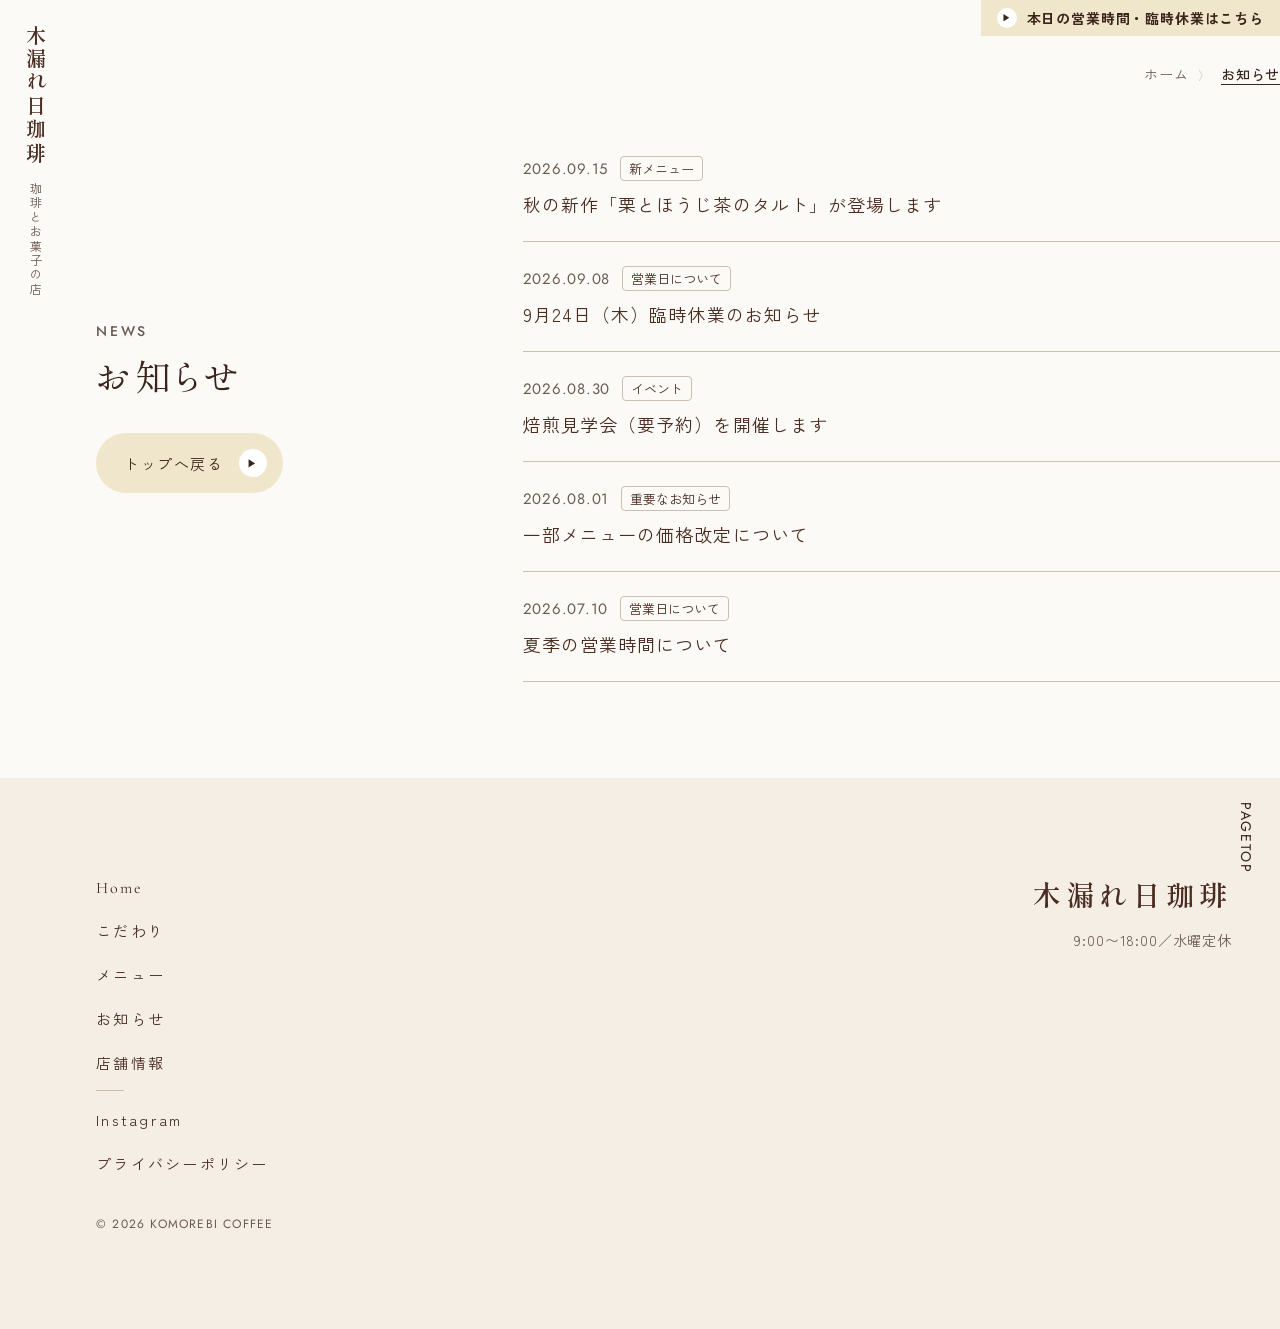
<file: news.html>
<!DOCTYPE html>
<html lang="ja">
<head>
<meta charset="utf-8">
<meta name="viewport" content="width=device-width, initial-scale=1">
<title>お知らせ | 木漏れ日珈琲</title>
<meta name="description" content="KOMOREBI COFFEE（木漏れ日珈琲）からのお知らせ一覧です。新メニューの登場情報、臨時休業や営業時間の変更、焙煎見学会などのイベント情報まで、店舗に関する最新のお知らせをまとめて掲載しています。ご来店を予定されている方は、外出前・お出かけ前に事前にぜひご確認いただけますと幸いです。">
<meta name="robots" content="index, follow">
<link rel="canonical" href="https://komorebi-coffee.com/news.html">
<meta name="theme-color" content="#4A2C21">
<link rel="icon" type="image/svg+xml" href="images/icons/favicon.svg">
<link rel="icon" type="image/png" sizes="32x32" href="images/icons/favicon-32.png">
<link rel="icon" type="image/png" sizes="16x16" href="images/icons/favicon-16.png">
<link rel="apple-touch-icon" sizes="180x180" href="images/icons/apple-touch-icon.png">
<link rel="manifest" href="site.webmanifest">
<meta property="og:type" content="website">
<meta property="og:site_name" content="KOMOREBI COFFEE｜木漏れ日珈琲">
<meta property="og:locale" content="ja_JP">
<meta property="og:title" content="お知らせ | 木漏れ日珈琲">
<meta property="og:description" content="KOMOREBI COFFEE（木漏れ日珈琲）からのお知らせ一覧です。新メニューの登場情報、臨時休業や営業時間の変更、焙煎見学会などのイベント情報まで、店舗に関する最新のお知らせをまとめて掲載しています。ご来店を予定されている方は、外出前・お出かけ前に事前にぜひご確認いただけますと幸いです。">
<meta property="og:url" content="https://komorebi-coffee.com/news.html">
<meta property="og:image" content="https://komorebi-coffee.com/images/og-image.jpg">
<meta property="og:image:width" content="1200">
<meta property="og:image:height" content="630">
<meta name="twitter:card" content="summary_large_image">
<meta name="twitter:title" content="お知らせ | 木漏れ日珈琲">
<meta name="twitter:description" content="KOMOREBI COFFEE（木漏れ日珈琲）からのお知らせ一覧です。新メニューの登場情報、臨時休業や営業時間の変更、焙煎見学会などのイベント情報まで、店舗に関する最新のお知らせをまとめて掲載しています。ご来店を予定されている方は、外出前・お出かけ前に事前にぜひご確認いただけますと幸いです。">
<meta name="twitter:image" content="https://komorebi-coffee.com/images/og-image.jpg">
<link rel="preconnect" href="https://fonts.googleapis.com">
<link rel="preconnect" href="https://fonts.gstatic.com" crossorigin>
<link rel="stylesheet" href="css/style.css">
<script type="application/ld+json">
{
  "@context": "https://schema.org",
  "@type": "CafeOrCoffeeShop",
  "name": "KOMOREBI COFFEE（木漏れ日珈琲）",
  "url": "https://komorebi-coffee.com/index.html",
  "logo": "https://komorebi-coffee.com/images/icons/icon-512.png",
  "image": "https://komorebi-coffee.com/images/og-image.jpg",
  "telephone": "03-0000-0000",
  "servesCuisine": "Coffee, Sweets",
  "priceRange": "¥¥",
  "address": {
    "@type": "PostalAddress",
    "streetAddress": "〇〇1-2-3",
    "addressLocality": "〇〇区",
    "addressRegion": "東京都",
    "addressCountry": "JP"
  },
  "openingHoursSpecification": {
    "@type": "OpeningHoursSpecification",
    "dayOfWeek": [
      "Thursday",
      "Friday",
      "Saturday",
      "Sunday",
      "Monday",
      "Tuesday"
    ],
    "opens": "09:00",
    "closes": "18:00"
  },
  "sameAs": [
    "https://instagram.com/komorebi_coffee"
  ]
}
</script>
<script type="application/ld+json">
{
  "@context": "https://schema.org",
  "@type": "BreadcrumbList",
  "itemListElement": [
    {
      "@type": "ListItem",
      "position": 1,
      "name": "ホーム",
      "item": "https://komorebi-coffee.com/index.html"
    },
    {
      "@type": "ListItem",
      "position": 2,
      "name": "お知らせ",
      "item": "https://komorebi-coffee.com/news.html"
    }
  ]
}
</script>
</head>
<body>
<div id="top" class="subpage-shell">
<main>

<a href="index.html" aria-label="木漏れ日珈琲 トップへ" class="vlogo-fixed">
<span aria-hidden="true" style="writing-mode:vertical-rl;font-family:'Shippori Mincho',serif;font-weight:600;font-size:20px;letter-spacing:.18em;color:#4A2C21">木漏れ日珈琲</span>
<span class="vlogo-sub" aria-hidden="true" style="writing-mode:vertical-rl;font-size:12px;letter-spacing:.2em;color:#6B5B51">珈琲とお菓子の店</span>
</a>

<a href="#news-01" class="notice-tab">
<span aria-hidden="true" style="width:20px;height:20px;border-radius:50%;background:#fff;display:inline-flex;align-items:center;justify-content:center;font-size:9px;color:#3A241B">▶</span>
<span style="font-size:14px;font-weight:700;letter-spacing:.06em;color:#3A241B">本日の営業時間・臨時休業はこちら</span>
</a>

<a href="#news-01" class="mobile-pill">本日の営業時間</a>
<button type="button" class="mobile-menu-btn" data-drawer-open aria-haspopup="true" aria-expanded="false" aria-controls="site-drawer" aria-label="メニューを開く">
<svg width="24" height="24" viewBox="0 0 24 24" fill="none" stroke="currentColor" stroke-width="1.6" aria-hidden="true"><line x1="4" y1="8" x2="20" y2="8"></line><line x1="4" y1="16" x2="20" y2="16"></line></svg>
<span>MENU</span>
</button>

<div class="subpage-content" style="padding-top:64px;padding-bottom:48px">
<nav aria-label="パンくずリスト" style="display:flex;justify-content:flex-end;align-items:center;gap:10px;font-size:14px;letter-spacing:.05em;max-width:1200px">
<ol style="display:flex;flex-wrap:wrap;align-items:center;gap:10px;list-style:none;margin:0;padding:0">
<li><a href="index.html" style="text-decoration:none;color:#6B5B51">ホーム</a></li>
<li aria-hidden="true"><span aria-hidden="true" style="font-size:12px;color:#CDBFAE">〉</span></li>
<li><span aria-current="page" style="font-weight:500;border-bottom:1px solid #3A241B">お知らせ</span></li>
</ol>
</nav>
</div>

<div class="news-cols subpage-content" style="padding-bottom:96px;max-width:1200px">
<div>
<p style="margin:0;font-family:Jost,sans-serif;font-size:14px;font-weight:500;letter-spacing:.2em;color:#6B5B51">NEWS</p>
<h1 style="margin:8px 0 32px;font-family:'Shippori Mincho',serif;font-size:clamp(1.75rem,6vw,2.25rem);font-weight:400;letter-spacing:.12em;font-feature-settings:'palt'">お知らせ</h1>
<a href="index.html" style="text-decoration:none;background:#F0E6CC;color:#3A241B;border-radius:999px;padding:16px 16px 16px 28px;font-size:15px;letter-spacing:.1em;display:inline-flex;align-items:center;gap:16px">トップへ戻る<span aria-hidden="true" style="width:28px;height:28px;border-radius:50%;background:#fff;display:inline-flex;align-items:center;justify-content:center;font-size:10px">▶</span></a>
</div>
<div style="max-width:840px">
<a id="news-01" href="news/2026-09-15.html" style="display:block;text-decoration:none;padding:24px 0;border-bottom:1px solid #CDBFAE">
<div style="display:flex;flex-wrap:wrap;align-items:center;gap:12px"><span style="font-family:Jost,sans-serif;font-size:15px;letter-spacing:.05em;color:#6B5B51">2026.09.15</span><span style="border:1px solid #CDBFAE;border-radius:4px;padding:2px 8px;font-size:13px">新メニュー</span></div>
<p style="margin:10px 0 0;font-size:18px;letter-spacing:.06em">秋の新作「栗とほうじ茶のタルト」が登場します</p>
</a>
<a id="news-02" href="news/2026-09-08.html" style="display:block;text-decoration:none;padding:24px 0;border-bottom:1px solid #CDBFAE">
<div style="display:flex;flex-wrap:wrap;align-items:center;gap:12px"><span style="font-family:Jost,sans-serif;font-size:15px;letter-spacing:.05em;color:#6B5B51">2026.09.08</span><span style="border:1px solid #CDBFAE;border-radius:4px;padding:2px 8px;font-size:13px">営業日について</span></div>
<p style="margin:10px 0 0;font-size:18px;letter-spacing:.06em">9月24日（木）臨時休業のお知らせ</p>
</a>
<a id="news-03" href="news/2026-08-30.html" style="display:block;text-decoration:none;padding:24px 0;border-bottom:1px solid #CDBFAE">
<div style="display:flex;flex-wrap:wrap;align-items:center;gap:12px"><span style="font-family:Jost,sans-serif;font-size:15px;letter-spacing:.05em;color:#6B5B51">2026.08.30</span><span style="border:1px solid #CDBFAE;border-radius:4px;padding:2px 8px;font-size:13px">イベント</span></div>
<p style="margin:10px 0 0;font-size:18px;letter-spacing:.06em">焙煎見学会（要予約）を開催します</p>
</a>
<a href="news/2026-08-01.html" style="display:block;text-decoration:none;padding:24px 0;border-bottom:1px solid #CDBFAE">
<div style="display:flex;flex-wrap:wrap;align-items:center;gap:12px"><span style="font-family:Jost,sans-serif;font-size:15px;letter-spacing:.05em;color:#6B5B51">2026.08.01</span><span style="border:1px solid #CDBFAE;border-radius:4px;padding:2px 8px;font-size:13px">重要なお知らせ</span></div>
<p style="margin:10px 0 0;font-size:18px;letter-spacing:.06em">一部メニューの価格改定について</p>
</a>
<a href="news/2026-07-10.html" style="display:block;text-decoration:none;padding:24px 0;border-bottom:1px solid #CDBFAE">
<div style="display:flex;flex-wrap:wrap;align-items:center;gap:12px"><span style="font-family:Jost,sans-serif;font-size:15px;letter-spacing:.05em;color:#6B5B51">2026.07.10</span><span style="border:1px solid #CDBFAE;border-radius:4px;padding:2px 8px;font-size:13px">営業日について</span></div>
<p style="margin:10px 0 0;font-size:18px;letter-spacing:.06em">夏季の営業時間について</p>
</a>
</div>
</div>

</main>
<footer class="subpage-footer">
<a href="#top" style="position:absolute;right:24px;top:24px;writing-mode:vertical-rl;text-decoration:none;font-family:Jost,sans-serif;font-size:14px;letter-spacing:.12em;color:#3A241B">PAGETOP</a>
<div class="footer-b-row">
<div class="footer-b-links">
<nav aria-label="フッターナビゲーション">
<ul style="display:flex;flex-direction:column;gap:20px;list-style:none;margin:0;padding:0">
<li><a href="index.html" style="text-decoration:none;font-family:'Cormorant Garamond',serif;font-size:16px;letter-spacing:.12em">Home</a></li>
<li><a href="concept.html" style="text-decoration:none;font-size:15px;letter-spacing:.15em">こだわり</a></li>
<li><a href="menu.html" style="text-decoration:none;font-size:15px;letter-spacing:.15em">メニュー</a></li>
<li><a href="news.html" aria-current="page" style="text-decoration:none;font-size:15px;letter-spacing:.15em">お知らせ</a></li>
<li><a href="access.html" style="text-decoration:none;font-size:15px;letter-spacing:.15em">店舗情報</a></li>
</ul>
</nav>
<span aria-hidden="true" style="width:28px;height:1px;background:#CDBFAE;margin:16px 0;display:block"></span>
<nav aria-label="フッター（外部・法務リンク）">
<ul style="display:flex;flex-direction:column;gap:20px;list-style:none;margin:0;padding:0">
<li><a href="https://instagram.com/komorebi_coffee" style="text-decoration:none;font-size:15px;letter-spacing:.15em">Instagram</a></li>
<li><a href="privacy-policy.html" style="text-decoration:none;font-size:15px;letter-spacing:.15em">プライバシーポリシー</a></li>
</ul>
</nav>
<p style="margin:40px 0 0;font-family:Jost,sans-serif;font-size:12px;letter-spacing:.1em;color:#6B5B51">© 2026 KOMOREBI COFFEE</p>
</div>
<div class="footer-b-brand">
<span aria-hidden="true" style="font-family:'Shippori Mincho',serif;font-weight:600;font-size:28px;letter-spacing:.18em;color:#4A2C21;font-feature-settings:'palt'">木漏れ日珈琲</span>
<p style="margin:0;font-size:14px;letter-spacing:.06em;color:#6B5B51">9:00〜18:00／水曜定休</p>
</div>
</div>
</footer>

</div>

<div class="drawer-overlay" data-drawer-overlay hidden></div>
<aside id="site-drawer" class="drawer" data-drawer aria-label="サイトメニュー" aria-hidden="true" inert>
<div class="drawer-head">
<a href="index.html" class="drawer-home">Home</a>
<button type="button" class="drawer-close" data-drawer-close aria-label="メニューを閉じる">×</button>
</div>
<nav aria-label="ドロワーメニュー">
<ul class="drawer-nav" style="list-style:none;margin:0;padding:0">
<li><a href="index.html">Home</a></li>
<li><a href="concept.html">こだわり</a></li>
<li><a href="menu.html">メニュー</a></li>
<li><a href="news.html" aria-current="page">お知らせ</a></li>
<li><a href="access.html">店舗情報</a></li>
</ul>
</nav>
<span class="drawer-rule" aria-hidden="true"></span>
<nav aria-label="ドロワーメニュー（外部・法務リンク）">
<ul class="drawer-nav" style="list-style:none;margin:0;padding:0">
<li><a href="https://instagram.com/komorebi_coffee">Instagram</a></li>
<li><a href="privacy-policy.html">プライバシーポリシー</a></li>
</ul>
</nav>
<div class="drawer-foot">
<span class="vlogo-mark" aria-hidden="true">木漏れ日珈琲</span>
<p>© 2026 KOMOREBI COFFEE</p>
</div>
</aside>

<script src="js/nav.js"></script>
</body>
</html>
</file>
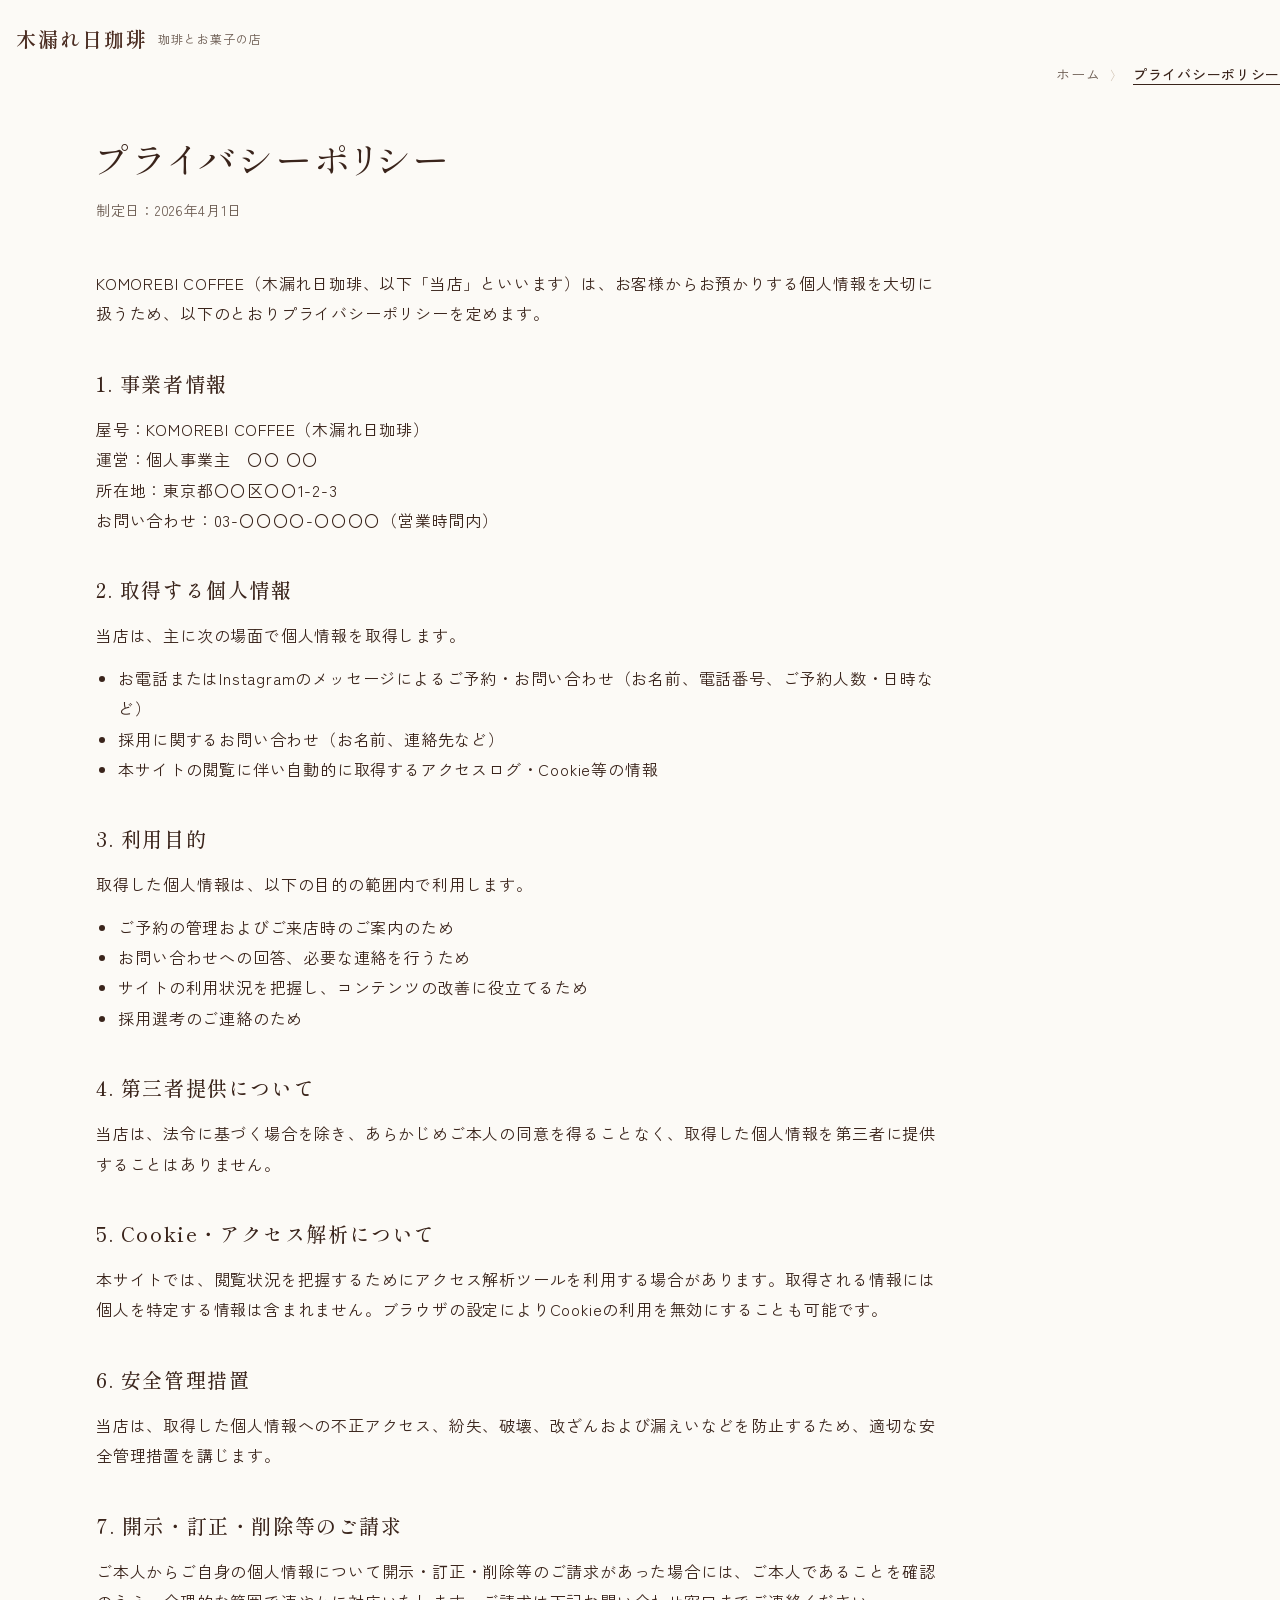
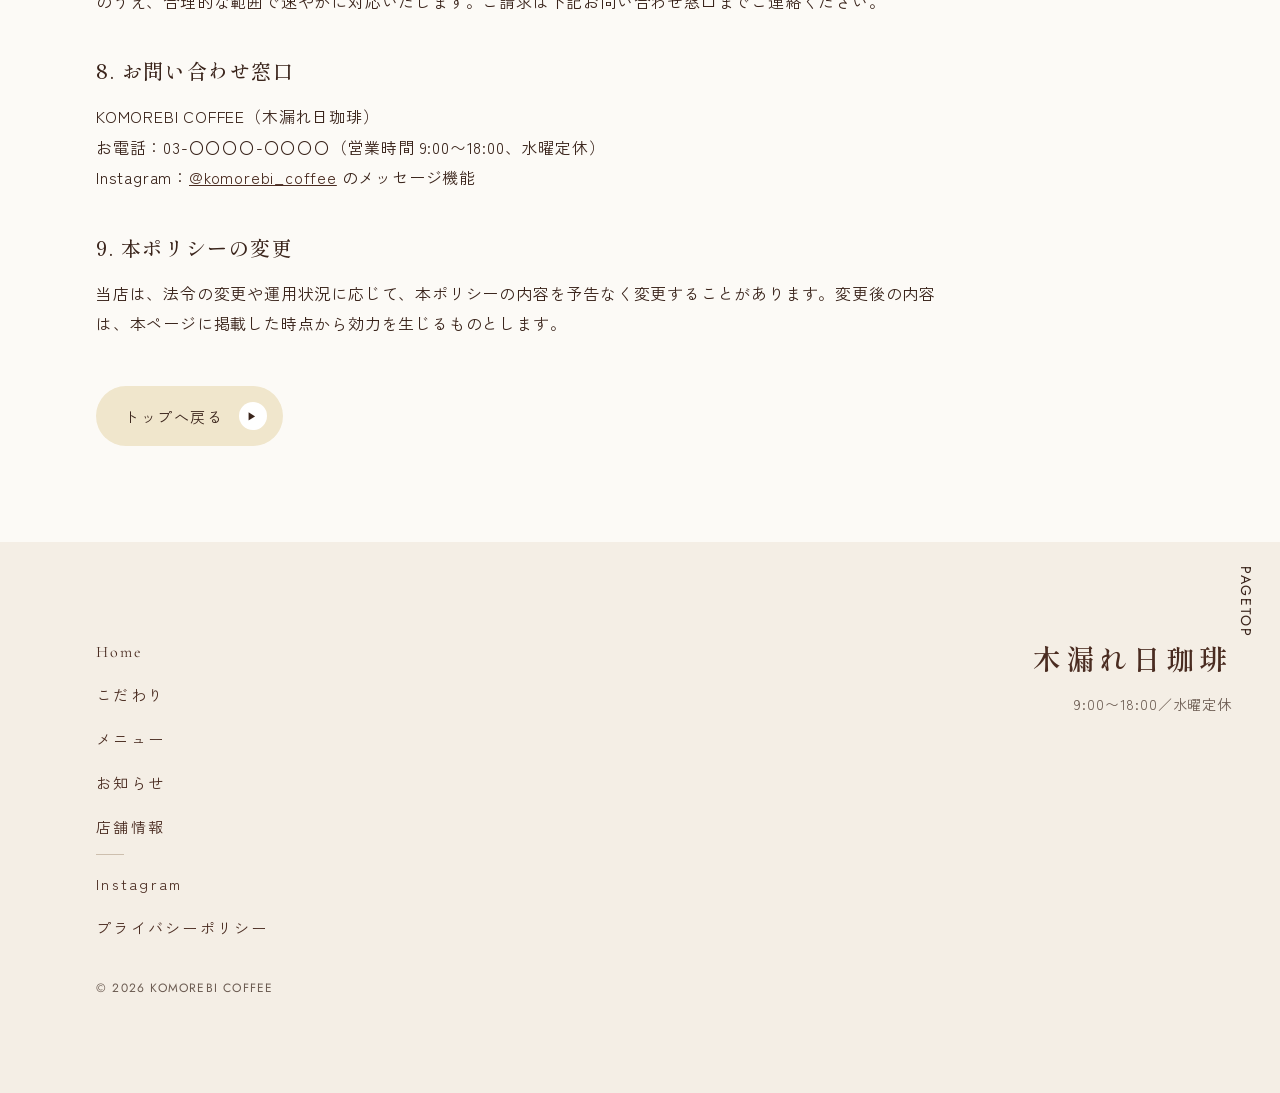
<file: privacy-policy.html>
<!DOCTYPE html>
<html lang="ja">
<head>
<meta charset="utf-8">
<meta name="viewport" content="width=device-width, initial-scale=1">
<title>プライバシーポリシー | 木漏れ日珈琲</title>
<meta name="description" content="KOMOREBI COFFEE（木漏れ日珈琲）のプライバシーポリシーです。ご予約やお問い合わせの際にお預かりする個人情報の取得目的・利用範囲・第三者提供の方針、Cookieの利用について詳しくご説明しています。ご不明な点はお気軽にお問い合わせ窓口までご連絡くださいますようお願いいたします。">
<meta name="robots" content="index, follow">
<link rel="canonical" href="https://komorebi-coffee.com/privacy-policy.html">
<meta name="theme-color" content="#4A2C21">
<link rel="icon" type="image/svg+xml" href="images/icons/favicon.svg">
<link rel="icon" type="image/png" sizes="32x32" href="images/icons/favicon-32.png">
<link rel="icon" type="image/png" sizes="16x16" href="images/icons/favicon-16.png">
<link rel="apple-touch-icon" sizes="180x180" href="images/icons/apple-touch-icon.png">
<link rel="manifest" href="site.webmanifest">
<meta property="og:type" content="website">
<meta property="og:site_name" content="KOMOREBI COFFEE｜木漏れ日珈琲">
<meta property="og:locale" content="ja_JP">
<meta property="og:title" content="プライバシーポリシー | 木漏れ日珈琲">
<meta property="og:description" content="KOMOREBI COFFEE（木漏れ日珈琲）のプライバシーポリシーです。ご予約やお問い合わせの際にお預かりする個人情報の取得目的・利用範囲・第三者提供の方針、Cookieの利用について詳しくご説明しています。ご不明な点はお気軽にお問い合わせ窓口までご連絡くださいますようお願いいたします。">
<meta property="og:url" content="https://komorebi-coffee.com/privacy-policy.html">
<meta property="og:image" content="https://komorebi-coffee.com/images/og-image.jpg">
<meta property="og:image:width" content="1200">
<meta property="og:image:height" content="630">
<meta name="twitter:card" content="summary_large_image">
<meta name="twitter:title" content="プライバシーポリシー | 木漏れ日珈琲">
<meta name="twitter:description" content="KOMOREBI COFFEE（木漏れ日珈琲）のプライバシーポリシーです。ご予約やお問い合わせの際にお預かりする個人情報の取得目的・利用範囲・第三者提供の方針、Cookieの利用について詳しくご説明しています。ご不明な点はお気軽にお問い合わせ窓口までご連絡くださいますようお願いいたします。">
<meta name="twitter:image" content="https://komorebi-coffee.com/images/og-image.jpg">
<link rel="preconnect" href="https://fonts.googleapis.com">
<link rel="preconnect" href="https://fonts.gstatic.com" crossorigin>
<link rel="stylesheet" href="css/style.css">
<script type="application/ld+json">
{
  "@context": "https://schema.org",
  "@type": "CafeOrCoffeeShop",
  "name": "KOMOREBI COFFEE（木漏れ日珈琲）",
  "url": "https://komorebi-coffee.com/index.html",
  "logo": "https://komorebi-coffee.com/images/icons/icon-512.png",
  "image": "https://komorebi-coffee.com/images/og-image.jpg",
  "telephone": "03-0000-0000",
  "servesCuisine": "Coffee, Sweets",
  "priceRange": "¥¥",
  "address": {
    "@type": "PostalAddress",
    "streetAddress": "〇〇1-2-3",
    "addressLocality": "〇〇区",
    "addressRegion": "東京都",
    "addressCountry": "JP"
  },
  "openingHoursSpecification": {
    "@type": "OpeningHoursSpecification",
    "dayOfWeek": [
      "Thursday",
      "Friday",
      "Saturday",
      "Sunday",
      "Monday",
      "Tuesday"
    ],
    "opens": "09:00",
    "closes": "18:00"
  },
  "sameAs": [
    "https://instagram.com/komorebi_coffee"
  ]
}
</script>
<script type="application/ld+json">
{
  "@context": "https://schema.org",
  "@type": "BreadcrumbList",
  "itemListElement": [
    {
      "@type": "ListItem",
      "position": 1,
      "name": "ホーム",
      "item": "https://komorebi-coffee.com/index.html"
    },
    {
      "@type": "ListItem",
      "position": 2,
      "name": "プライバシーポリシー",
      "item": "https://komorebi-coffee.com/privacy-policy.html"
    }
  ]
}
</script>
</head>
<body>
<div id="top" class="subpage-shell">
<main>

<a href="index.html" aria-label="木漏れ日珈琲 トップへ" class="vlogo-fixed" style="flex-direction:row;align-items:center;gap:10px;width:auto">
<span aria-hidden="true" style="font-family:'Shippori Mincho',serif;font-weight:600;font-size:20px;letter-spacing:.1em;color:#4A2C21">木漏れ日珈琲</span>
<span class="vlogo-sub" aria-hidden="true" style="font-size:12px;letter-spacing:.08em;color:#6B5B51">珈琲とお菓子の店</span>
</a>

<button type="button" class="mobile-menu-btn" data-drawer-open aria-haspopup="true" aria-expanded="false" aria-controls="site-drawer" aria-label="メニューを開く">
<svg width="24" height="24" viewBox="0 0 24 24" fill="none" stroke="currentColor" stroke-width="1.6" aria-hidden="true"><line x1="4" y1="8" x2="20" y2="8"></line><line x1="4" y1="16" x2="20" y2="16"></line></svg>
<span>MENU</span>
</button>

<div class="subpage-content" style="padding-top:64px;padding-bottom:48px">
<nav aria-label="パンくずリスト" style="display:flex;justify-content:flex-end;align-items:center;gap:10px;font-size:14px;letter-spacing:.05em;max-width:1200px">
<ol style="display:flex;flex-wrap:wrap;align-items:center;gap:10px;list-style:none;margin:0;padding:0">
<li><a href="index.html" style="text-decoration:none;color:#6B5B51">ホーム</a></li>
<li aria-hidden="true"><span aria-hidden="true" style="font-size:12px;color:#CDBFAE">〉</span></li>
<li><span aria-current="page" style="font-weight:500;border-bottom:1px solid #3A241B">プライバシーポリシー</span></li>
</ol>
</nav>
</div>

<div class="subpage-content" style="max-width:840px;padding-bottom:96px">
<h1 style="margin:0 0 16px;font-family:'Shippori Mincho',serif;font-size:clamp(1.75rem,6vw,2.25rem);font-weight:400;letter-spacing:.12em;font-feature-settings:'palt'">プライバシーポリシー</h1>
<p style="margin:0 0 48px;font-size:14px;letter-spacing:.05em;color:#6B5B51">制定日：2026年4月1日</p>

<p style="margin:0 0 40px;font-size:16px;line-height:1.9;letter-spacing:.05em;text-align:left;text-wrap:pretty">KOMOREBI COFFEE（木漏れ日珈琲、以下「当店」といいます）は、お客様からお預かりする個人情報を大切に扱うため、以下のとおりプライバシーポリシーを定めます。</p>

<section style="margin-bottom:40px">
<h2 style="margin:0 0 16px;font-family:'Shippori Mincho',serif;font-size:1.25rem;font-weight:500;letter-spacing:.08em">1. 事業者情報</h2>
<p style="margin:0;font-size:16px;line-height:1.9;letter-spacing:.05em;text-align:left">屋号：KOMOREBI COFFEE（木漏れ日珈琲）<br>運営：個人事業主　〇〇 〇〇<br>所在地：東京都〇〇区〇〇1-2-3<br>お問い合わせ：03-〇〇〇〇-〇〇〇〇（営業時間内）</p>
</section>

<section style="margin-bottom:40px">
<h2 style="margin:0 0 16px;font-family:'Shippori Mincho',serif;font-size:1.25rem;font-weight:500;letter-spacing:.08em">2. 取得する個人情報</h2>
<p style="margin:0 0 12px;font-size:16px;line-height:1.9;letter-spacing:.05em;text-align:left">当店は、主に次の場面で個人情報を取得します。</p>
<ul style="margin:0;padding-left:1.4em;font-size:16px;line-height:1.9;letter-spacing:.05em;text-align:left">
<li>お電話またはInstagramのメッセージによるご予約・お問い合わせ（お名前、電話番号、ご予約人数・日時など）</li>
<li>採用に関するお問い合わせ（お名前、連絡先など）</li>
<li>本サイトの閲覧に伴い自動的に取得するアクセスログ・Cookie等の情報</li>
</ul>
</section>

<section style="margin-bottom:40px">
<h2 style="margin:0 0 16px;font-family:'Shippori Mincho',serif;font-size:1.25rem;font-weight:500;letter-spacing:.08em">3. 利用目的</h2>
<p style="margin:0 0 12px;font-size:16px;line-height:1.9;letter-spacing:.05em;text-align:left">取得した個人情報は、以下の目的の範囲内で利用します。</p>
<ul style="margin:0;padding-left:1.4em;font-size:16px;line-height:1.9;letter-spacing:.05em;text-align:left">
<li>ご予約の管理およびご来店時のご案内のため</li>
<li>お問い合わせへの回答、必要な連絡を行うため</li>
<li>サイトの利用状況を把握し、コンテンツの改善に役立てるため</li>
<li>採用選考のご連絡のため</li>
</ul>
</section>

<section style="margin-bottom:40px">
<h2 style="margin:0 0 16px;font-family:'Shippori Mincho',serif;font-size:1.25rem;font-weight:500;letter-spacing:.08em">4. 第三者提供について</h2>
<p style="margin:0;font-size:16px;line-height:1.9;letter-spacing:.05em;text-align:left">当店は、法令に基づく場合を除き、あらかじめご本人の同意を得ることなく、取得した個人情報を第三者に提供することはありません。</p>
</section>

<section style="margin-bottom:40px">
<h2 style="margin:0 0 16px;font-family:'Shippori Mincho',serif;font-size:1.25rem;font-weight:500;letter-spacing:.08em">5. Cookie・アクセス解析について</h2>
<p style="margin:0;font-size:16px;line-height:1.9;letter-spacing:.05em;text-align:left">本サイトでは、閲覧状況を把握するためにアクセス解析ツールを利用する場合があります。取得される情報には個人を特定する情報は含まれません。ブラウザの設定によりCookieの利用を無効にすることも可能です。</p>
</section>

<section style="margin-bottom:40px">
<h2 style="margin:0 0 16px;font-family:'Shippori Mincho',serif;font-size:1.25rem;font-weight:500;letter-spacing:.08em">6. 安全管理措置</h2>
<p style="margin:0;font-size:16px;line-height:1.9;letter-spacing:.05em;text-align:left">当店は、取得した個人情報への不正アクセス、紛失、破壊、改ざんおよび漏えいなどを防止するため、適切な安全管理措置を講じます。</p>
</section>

<section style="margin-bottom:40px">
<h2 style="margin:0 0 16px;font-family:'Shippori Mincho',serif;font-size:1.25rem;font-weight:500;letter-spacing:.08em">7. 開示・訂正・削除等のご請求</h2>
<p style="margin:0;font-size:16px;line-height:1.9;letter-spacing:.05em;text-align:left">ご本人からご自身の個人情報について開示・訂正・削除等のご請求があった場合には、ご本人であることを確認のうえ、合理的な範囲で速やかに対応いたします。ご請求は下記お問い合わせ窓口までご連絡ください。</p>
</section>

<section style="margin-bottom:40px">
<h2 style="margin:0 0 16px;font-family:'Shippori Mincho',serif;font-size:1.25rem;font-weight:500;letter-spacing:.08em">8. お問い合わせ窓口</h2>
<p style="margin:0;font-size:16px;line-height:1.9;letter-spacing:.05em;text-align:left">KOMOREBI COFFEE（木漏れ日珈琲）<br>お電話：03-〇〇〇〇-〇〇〇〇（営業時間 9:00〜18:00、水曜定休）<br>Instagram：<a href="https://instagram.com/komorebi_coffee" style="color:#4A2C21">@komorebi_coffee</a> のメッセージ機能</p>
</section>

<section>
<h2 style="margin:0 0 16px;font-family:'Shippori Mincho',serif;font-size:1.25rem;font-weight:500;letter-spacing:.08em">9. 本ポリシーの変更</h2>
<p style="margin:0 0 48px;font-size:16px;line-height:1.9;letter-spacing:.05em;text-align:left">当店は、法令の変更や運用状況に応じて、本ポリシーの内容を予告なく変更することがあります。変更後の内容は、本ページに掲載した時点から効力を生じるものとします。</p>
</section>

<a href="index.html" style="text-decoration:none;background:#F0E6CC;color:#3A241B;border-radius:999px;padding:16px 16px 16px 28px;font-size:15px;letter-spacing:.1em;display:inline-flex;align-items:center;gap:16px">トップへ戻る<span aria-hidden="true" style="width:28px;height:28px;border-radius:50%;background:#fff;display:inline-flex;align-items:center;justify-content:center;font-size:10px">▶</span></a>
</div>

</main>
<footer class="subpage-footer">
<a href="#top" style="position:absolute;right:24px;top:24px;writing-mode:vertical-rl;text-decoration:none;font-family:Jost,sans-serif;font-size:14px;letter-spacing:.12em;color:#3A241B">PAGETOP</a>
<div class="footer-b-row">
<div class="footer-b-links">
<nav aria-label="フッターナビゲーション">
<ul style="display:flex;flex-direction:column;gap:20px;list-style:none;margin:0;padding:0">
<li><a href="index.html" style="text-decoration:none;font-family:'Cormorant Garamond',serif;font-size:16px;letter-spacing:.12em">Home</a></li>
<li><a href="concept.html" style="text-decoration:none;font-size:15px;letter-spacing:.15em">こだわり</a></li>
<li><a href="menu.html" style="text-decoration:none;font-size:15px;letter-spacing:.15em">メニュー</a></li>
<li><a href="news.html" style="text-decoration:none;font-size:15px;letter-spacing:.15em">お知らせ</a></li>
<li><a href="access.html" style="text-decoration:none;font-size:15px;letter-spacing:.15em">店舗情報</a></li>
</ul>
</nav>
<span aria-hidden="true" style="width:28px;height:1px;background:#CDBFAE;margin:16px 0;display:block"></span>
<nav aria-label="フッター（外部・法務リンク）">
<ul style="display:flex;flex-direction:column;gap:20px;list-style:none;margin:0;padding:0">
<li><a href="https://instagram.com/komorebi_coffee" style="text-decoration:none;font-size:15px;letter-spacing:.15em">Instagram</a></li>
<li><a href="privacy-policy.html" aria-current="page" style="text-decoration:none;font-size:15px;letter-spacing:.15em">プライバシーポリシー</a></li>
</ul>
</nav>
<p style="margin:40px 0 0;font-family:Jost,sans-serif;font-size:12px;letter-spacing:.1em;color:#6B5B51">© 2026 KOMOREBI COFFEE</p>
</div>
<div class="footer-b-brand">
<span aria-hidden="true" style="font-family:'Shippori Mincho',serif;font-weight:600;font-size:28px;letter-spacing:.18em;color:#4A2C21;font-feature-settings:'palt'">木漏れ日珈琲</span>
<p style="margin:0;font-size:14px;letter-spacing:.06em;color:#6B5B51">9:00〜18:00／水曜定休</p>
</div>
</div>
</footer>

</div>

<div class="drawer-overlay" data-drawer-overlay hidden></div>
<aside id="site-drawer" class="drawer" data-drawer aria-label="サイトメニュー" aria-hidden="true" inert>
<div class="drawer-head">
<a href="index.html" class="drawer-home">Home</a>
<button type="button" class="drawer-close" data-drawer-close aria-label="メニューを閉じる">×</button>
</div>
<nav aria-label="ドロワーメニュー">
<ul class="drawer-nav" style="list-style:none;margin:0;padding:0">
<li><a href="index.html">Home</a></li>
<li><a href="concept.html">こだわり</a></li>
<li><a href="menu.html">メニュー</a></li>
<li><a href="news.html">お知らせ</a></li>
<li><a href="access.html">店舗情報</a></li>
</ul>
</nav>
<span class="drawer-rule" aria-hidden="true"></span>
<nav aria-label="ドロワーメニュー（外部・法務リンク）">
<ul class="drawer-nav" style="list-style:none;margin:0;padding:0">
<li><a href="https://instagram.com/komorebi_coffee">Instagram</a></li>
<li><a href="privacy-policy.html" aria-current="page">プライバシーポリシー</a></li>
</ul>
</nav>
<div class="drawer-foot">
<span class="vlogo-mark" aria-hidden="true">木漏れ日珈琲</span>
<p>© 2026 KOMOREBI COFFEE</p>
</div>
</aside>

<script src="js/nav.js"></script>
</body>
</html>
</file>
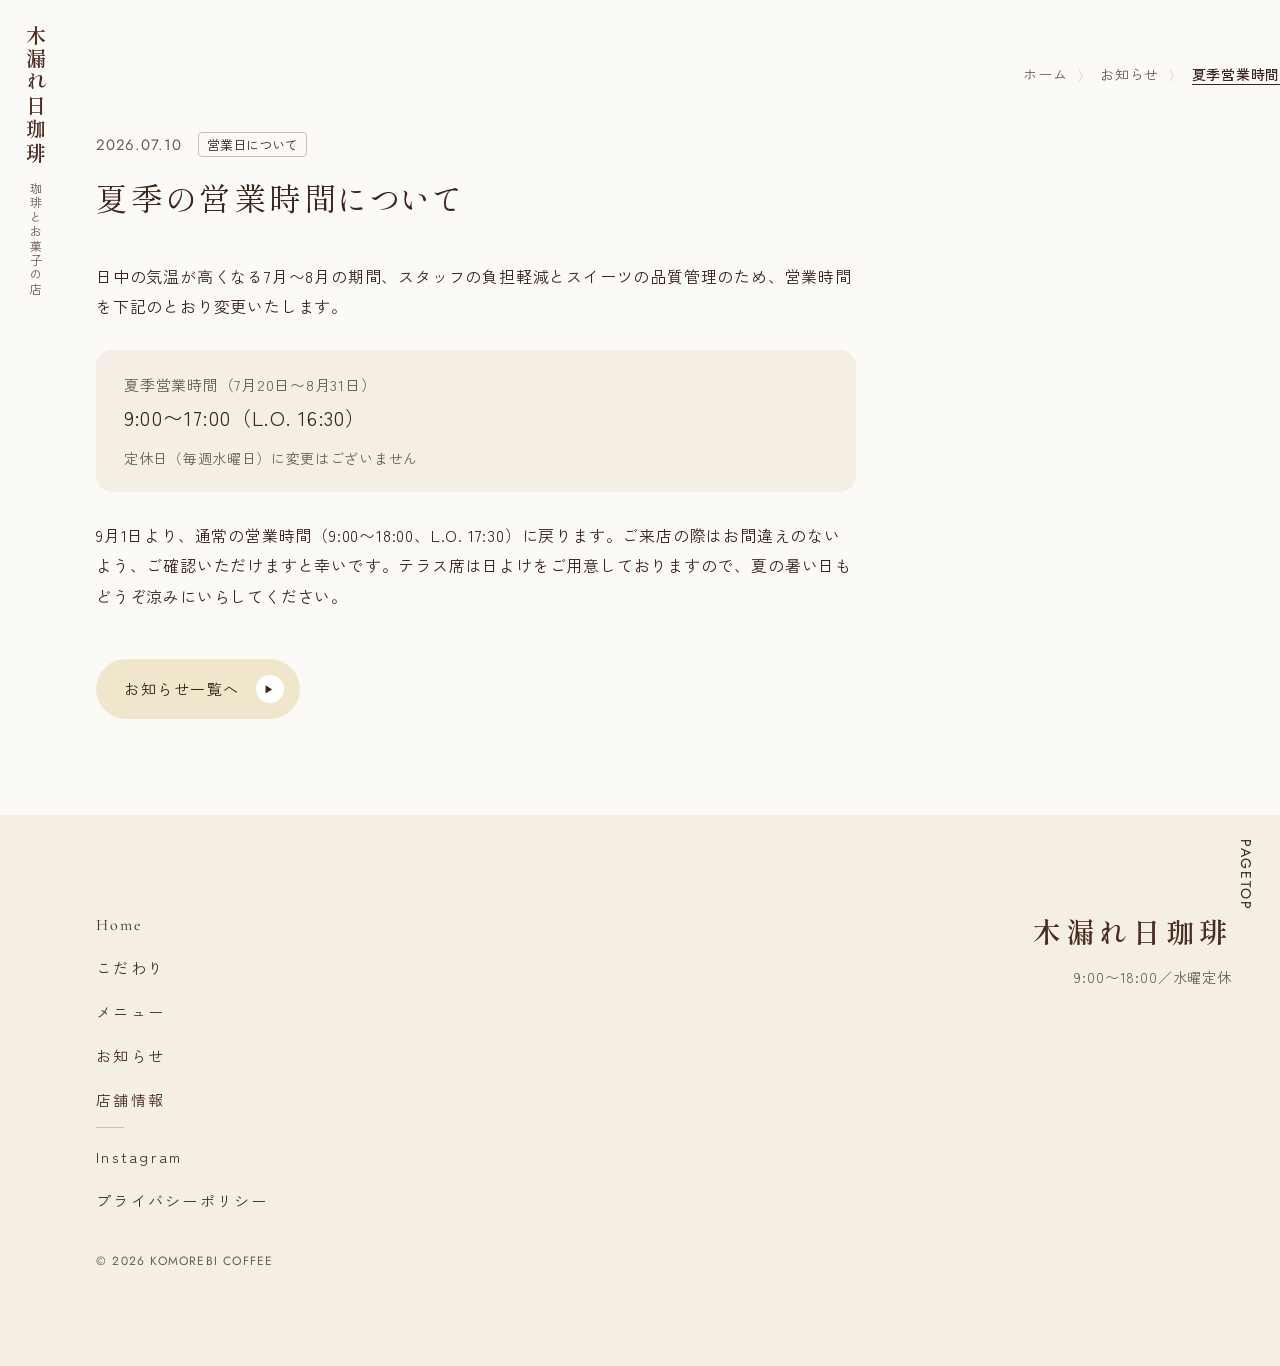
<file: news/2026-07-10.html>
<!DOCTYPE html>
<html lang="ja">
<head>
<meta charset="utf-8">
<meta name="viewport" content="width=device-width, initial-scale=1">
<title>夏季の営業時間について | 木漏れ日珈琲</title>
<meta name="description" content="木漏れ日珈琲では、2026年7月20日〜8月31日の夏季期間、営業時間を9:00〜17:00（L.O. 16:30）に変更いたします。9月1日より通常営業時間に戻ります。テラス席には日よけをご用意していますので、暑い日もどうぞ涼みにいらしてください。定休日は例年どおり毎週水曜日です。">
<meta name="robots" content="index, follow">
<link rel="canonical" href="https://komorebi-coffee.com/news/2026-07-10.html">
<meta name="theme-color" content="#4A2C21">
<link rel="icon" type="image/svg+xml" href="../images/icons/favicon.svg">
<link rel="icon" type="image/png" sizes="32x32" href="../images/icons/favicon-32.png">
<link rel="icon" type="image/png" sizes="16x16" href="../images/icons/favicon-16.png">
<link rel="apple-touch-icon" sizes="180x180" href="../images/icons/apple-touch-icon.png">
<link rel="manifest" href="../site.webmanifest">
<meta property="og:type" content="article">
<meta property="og:site_name" content="KOMOREBI COFFEE｜木漏れ日珈琲">
<meta property="og:locale" content="ja_JP">
<meta property="og:title" content="夏季の営業時間について | 木漏れ日珈琲">
<meta property="og:description" content="木漏れ日珈琲では、2026年7月20日〜8月31日の夏季期間、営業時間を9:00〜17:00（L.O. 16:30）に変更いたします。9月1日より通常営業時間に戻ります。テラス席には日よけをご用意していますので、暑い日もどうぞ涼みにいらしてください。定休日は例年どおり毎週水曜日です。">
<meta property="og:url" content="https://komorebi-coffee.com/news/2026-07-10.html">
<meta property="og:image" content="https://komorebi-coffee.com/images/og-image.jpg">
<meta property="og:image:width" content="1200">
<meta property="og:image:height" content="630">
<meta name="twitter:card" content="summary_large_image">
<meta name="twitter:title" content="夏季の営業時間について | 木漏れ日珈琲">
<meta name="twitter:description" content="木漏れ日珈琲では、2026年7月20日〜8月31日の夏季期間、営業時間を9:00〜17:00（L.O. 16:30）に変更いたします。9月1日より通常営業時間に戻ります。テラス席には日よけをご用意していますので、暑い日もどうぞ涼みにいらしてください。定休日は例年どおり毎週水曜日です。">
<meta name="twitter:image" content="https://komorebi-coffee.com/images/og-image.jpg">
<link rel="preconnect" href="https://fonts.googleapis.com">
<link rel="preconnect" href="https://fonts.gstatic.com" crossorigin>
<link rel="stylesheet" href="../css/style.css">
<script type="application/ld+json">
{
  "@context": "https://schema.org",
  "@type": "CafeOrCoffeeShop",
  "name": "KOMOREBI COFFEE（木漏れ日珈琲）",
  "url": "https://komorebi-coffee.com/index.html",
  "logo": "https://komorebi-coffee.com/images/icons/icon-512.png",
  "image": "https://komorebi-coffee.com/images/og-image.jpg",
  "telephone": "03-0000-0000",
  "servesCuisine": "Coffee, Sweets",
  "priceRange": "¥¥",
  "address": {
    "@type": "PostalAddress",
    "streetAddress": "〇〇1-2-3",
    "addressLocality": "〇〇区",
    "addressRegion": "東京都",
    "addressCountry": "JP"
  },
  "openingHoursSpecification": {
    "@type": "OpeningHoursSpecification",
    "dayOfWeek": [
      "Thursday",
      "Friday",
      "Saturday",
      "Sunday",
      "Monday",
      "Tuesday"
    ],
    "opens": "09:00",
    "closes": "18:00"
  },
  "sameAs": [
    "https://instagram.com/komorebi_coffee"
  ]
}
</script>
<script type="application/ld+json">
{
  "@context": "https://schema.org",
  "@type": "BreadcrumbList",
  "itemListElement": [
    {
      "@type": "ListItem",
      "position": 1,
      "name": "ホーム",
      "item": "https://komorebi-coffee.com/index.html"
    },
    {
      "@type": "ListItem",
      "position": 2,
      "name": "お知らせ",
      "item": "https://komorebi-coffee.com/news.html"
    },
    {
      "@type": "ListItem",
      "position": 3,
      "name": "夏季営業時間",
      "item": "https://komorebi-coffee.com/news/2026-07-10.html"
    }
  ]
}
</script>
</head>
<body>
<div id="top" class="subpage-shell">
<main>

<a href="../index.html" aria-label="木漏れ日珈琲 トップへ" class="vlogo-fixed">
<span aria-hidden="true" style="writing-mode:vertical-rl;font-family:'Shippori Mincho',serif;font-weight:600;font-size:20px;letter-spacing:.18em;color:#4A2C21">木漏れ日珈琲</span>
<span class="vlogo-sub" aria-hidden="true" style="writing-mode:vertical-rl;font-size:12px;letter-spacing:.2em;color:#6B5B51">珈琲とお菓子の店</span>
</a>

<button type="button" class="mobile-menu-btn" data-drawer-open aria-haspopup="true" aria-expanded="false" aria-controls="site-drawer" aria-label="メニューを開く">
<svg width="24" height="24" viewBox="0 0 24 24" fill="none" stroke="currentColor" stroke-width="1.6" aria-hidden="true"><line x1="4" y1="8" x2="20" y2="8"></line><line x1="4" y1="16" x2="20" y2="16"></line></svg>
<span>MENU</span>
</button>

<div class="subpage-content" style="padding-top:64px;padding-bottom:48px">
<nav aria-label="パンくずリスト" style="display:flex;flex-wrap:wrap;justify-content:flex-end;align-items:center;gap:10px;font-size:14px;letter-spacing:.05em;max-width:1200px">
<ol style="display:flex;flex-wrap:wrap;align-items:center;gap:10px;list-style:none;margin:0;padding:0">
<li><a href="../index.html" style="text-decoration:none;color:#6B5B51">ホーム</a></li>
<li aria-hidden="true"><span aria-hidden="true" style="font-size:12px;color:#CDBFAE">〉</span></li>
<li><a href="../news.html" style="text-decoration:none;color:#6B5B51">お知らせ</a></li>
<li aria-hidden="true"><span aria-hidden="true" style="font-size:12px;color:#CDBFAE">〉</span></li>
<li><span aria-current="page" style="font-weight:500;border-bottom:1px solid #3A241B">夏季営業時間</span></li>
</ol>
</nav>
</div>

<article class="subpage-content" style="max-width:760px;padding-bottom:96px">
<div style="display:flex;align-items:center;gap:16px;margin-bottom:16px">
<span style="font-family:Jost,sans-serif;font-size:15px;letter-spacing:.05em;color:#6B5B51">2026.07.10</span>
<span style="border:1px solid #CDBFAE;border-radius:4px;padding:2px 8px;font-size:13px;color:#3A241B">営業日について</span>
</div>
<h1 style="margin:0 0 40px;font-family:'Shippori Mincho',serif;font-size:clamp(1.5rem,5vw,2rem);font-weight:400;letter-spacing:.1em;line-height:1.5;font-feature-settings:'palt'">夏季の営業時間について</h1>

<p style="margin:0 0 28px;font-size:16px;line-height:1.9;letter-spacing:.05em;text-align:left;text-wrap:pretty">日中の気温が高くなる7月〜8月の期間、スタッフの負担軽減とスイーツの品質管理のため、営業時間を下記のとおり変更いたします。</p>

<div style="background:#F4EEE5;border-radius:16px;padding:24px 28px;margin-bottom:28px">
<p style="margin:0;font-size:15px;letter-spacing:.05em;color:#6B5B51">夏季営業時間（7月20日〜8月31日）</p>
<p style="margin:8px 0 0;font-size:20px;letter-spacing:.06em;color:#3A241B">9:00〜17:00（L.O. 16:30）</p>
<p style="margin:16px 0 0;font-size:14px;letter-spacing:.05em;color:#6B5B51">定休日（毎週水曜日）に変更はございません</p>
</div>

<p style="margin:0 0 48px;font-size:16px;line-height:1.9;letter-spacing:.05em;text-align:left;text-wrap:pretty">9月1日より、通常の営業時間（9:00〜18:00、L.O. 17:30）に戻ります。ご来店の際はお間違えのないよう、ご確認いただけますと幸いです。テラス席は日よけをご用意しておりますので、夏の暑い日もどうぞ涼みにいらしてください。</p>

<a href="../news.html" style="text-decoration:none;background:#F0E6CC;color:#3A241B;border-radius:999px;padding:16px 16px 16px 28px;font-size:15px;letter-spacing:.1em;display:inline-flex;align-items:center;gap:16px">お知らせ一覧へ<span aria-hidden="true" style="width:28px;height:28px;border-radius:50%;background:#fff;display:inline-flex;align-items:center;justify-content:center;font-size:10px">▶</span></a>
</article>

</main>
<footer class="subpage-footer">
<a href="#top" style="position:absolute;right:24px;top:24px;writing-mode:vertical-rl;text-decoration:none;font-family:Jost,sans-serif;font-size:14px;letter-spacing:.12em;color:#3A241B">PAGETOP</a>
<div class="footer-b-row">
<div class="footer-b-links">
<nav aria-label="フッターナビゲーション">
<ul style="display:flex;flex-direction:column;gap:20px;list-style:none;margin:0;padding:0">
<li><a href="../index.html" style="text-decoration:none;font-family:'Cormorant Garamond',serif;font-size:16px;letter-spacing:.12em">Home</a></li>
<li><a href="../concept.html" style="text-decoration:none;font-size:15px;letter-spacing:.15em">こだわり</a></li>
<li><a href="../menu.html" style="text-decoration:none;font-size:15px;letter-spacing:.15em">メニュー</a></li>
<li><a href="../news.html" aria-current="page" style="text-decoration:none;font-size:15px;letter-spacing:.15em">お知らせ</a></li>
<li><a href="../access.html" style="text-decoration:none;font-size:15px;letter-spacing:.15em">店舗情報</a></li>
</ul>
</nav>
<span aria-hidden="true" style="width:28px;height:1px;background:#CDBFAE;margin:16px 0;display:block"></span>
<nav aria-label="フッター（外部・法務リンク）">
<ul style="display:flex;flex-direction:column;gap:20px;list-style:none;margin:0;padding:0">
<li><a href="https://instagram.com/komorebi_coffee" style="text-decoration:none;font-size:15px;letter-spacing:.15em">Instagram</a></li>
<li><a href="../privacy-policy.html" style="text-decoration:none;font-size:15px;letter-spacing:.15em">プライバシーポリシー</a></li>
</ul>
</nav>
<p style="margin:40px 0 0;font-family:Jost,sans-serif;font-size:12px;letter-spacing:.1em;color:#6B5B51">© 2026 KOMOREBI COFFEE</p>
</div>
<div class="footer-b-brand">
<span aria-hidden="true" style="font-family:'Shippori Mincho',serif;font-weight:600;font-size:28px;letter-spacing:.18em;color:#4A2C21;font-feature-settings:'palt'">木漏れ日珈琲</span>
<p style="margin:0;font-size:14px;letter-spacing:.06em;color:#6B5B51">9:00〜18:00／水曜定休</p>
</div>
</div>
</footer>

</div>

<div class="drawer-overlay" data-drawer-overlay hidden></div>
<aside id="site-drawer" class="drawer" data-drawer aria-label="サイトメニュー" aria-hidden="true" inert>
<div class="drawer-head">
<a href="../index.html" class="drawer-home">Home</a>
<button type="button" class="drawer-close" data-drawer-close aria-label="メニューを閉じる">×</button>
</div>
<nav aria-label="ドロワーメニュー">
<ul class="drawer-nav" style="list-style:none;margin:0;padding:0">
<li><a href="../index.html">Home</a></li>
<li><a href="../concept.html">こだわり</a></li>
<li><a href="../menu.html">メニュー</a></li>
<li><a href="../news.html" aria-current="page">お知らせ</a></li>
<li><a href="../access.html">店舗情報</a></li>
</ul>
</nav>
<span class="drawer-rule" aria-hidden="true"></span>
<nav aria-label="ドロワーメニュー（外部・法務リンク）">
<ul class="drawer-nav" style="list-style:none;margin:0;padding:0">
<li><a href="https://instagram.com/komorebi_coffee">Instagram</a></li>
<li><a href="../privacy-policy.html">プライバシーポリシー</a></li>
</ul>
</nav>
<div class="drawer-foot">
<span class="vlogo-mark" aria-hidden="true">木漏れ日珈琲</span>
<p>© 2026 KOMOREBI COFFEE</p>
</div>
</aside>

<script src="../js/nav.js"></script>
</body>
</html>
</file>
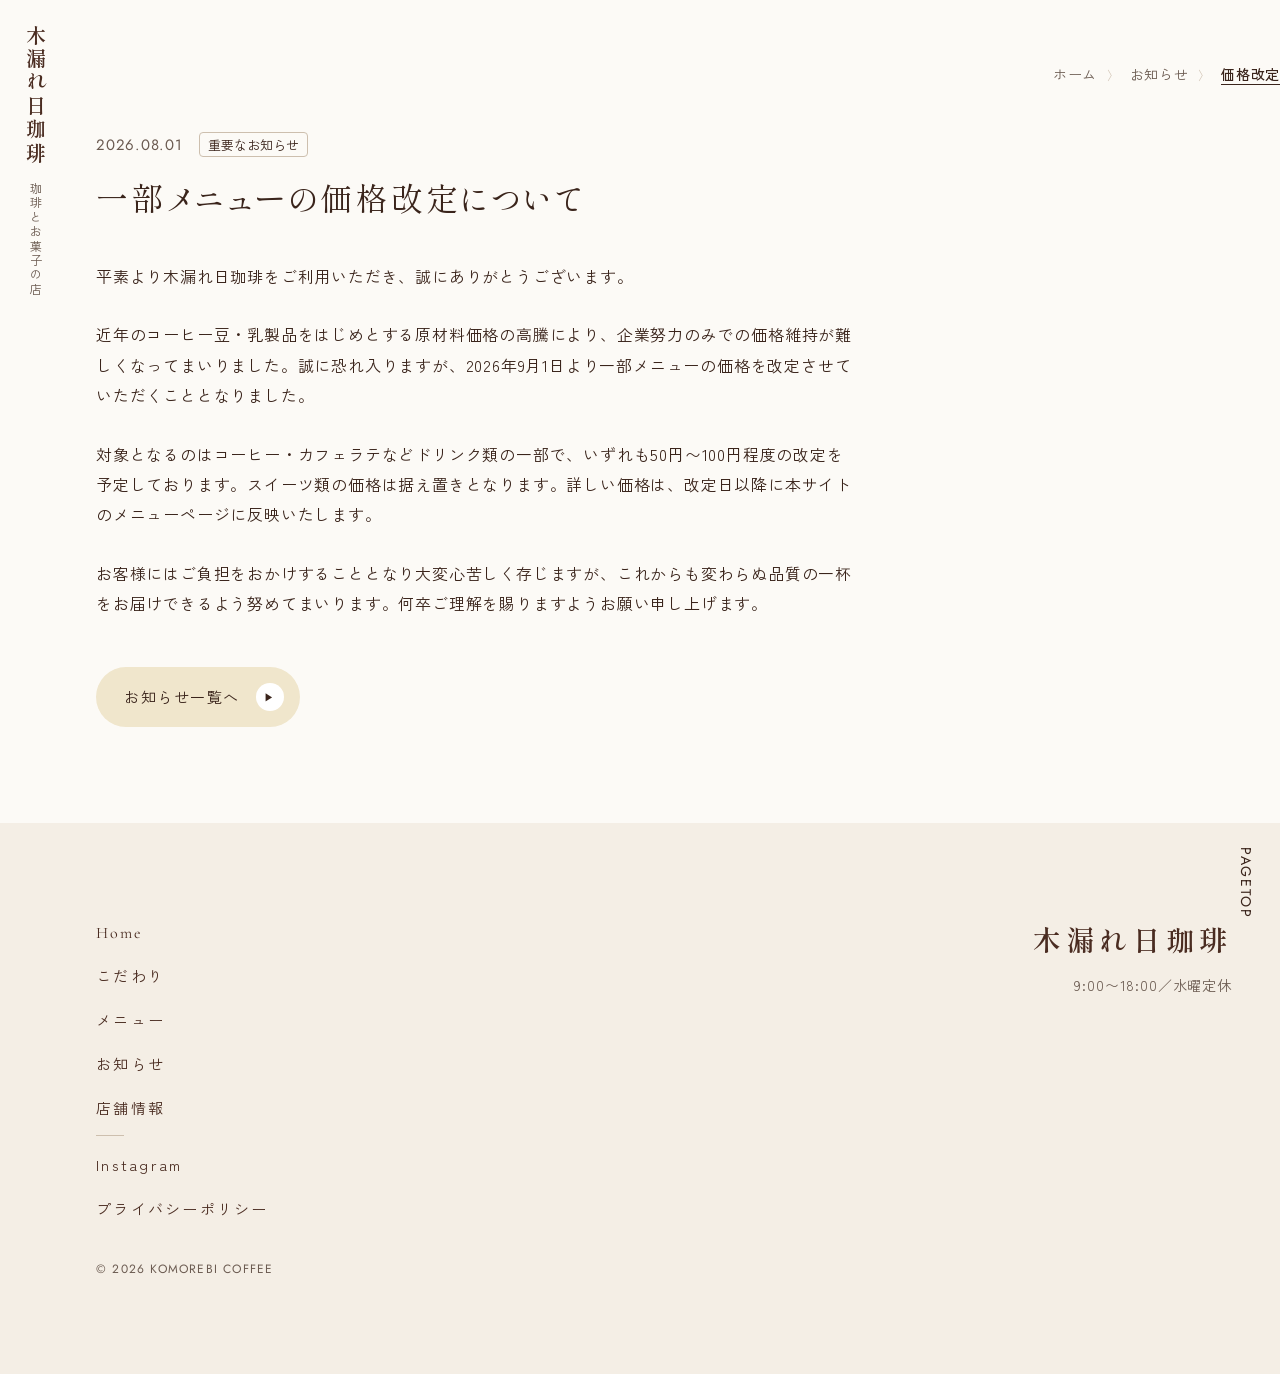
<file: news/2026-08-01.html>
<!DOCTYPE html>
<html lang="ja">
<head>
<meta charset="utf-8">
<meta name="viewport" content="width=device-width, initial-scale=1">
<title>一部メニューの価格改定について | 木漏れ日珈琲</title>
<meta name="description" content="原材料価格の高騰にともない、木漏れ日珈琲では2026年9月1日より一部ドリンクメニューの価格を改定いたします。対象メニューや改定幅など詳しい内容をご案内していますので、ご来店前にぜひご確認ください。なお、スイーツ類の価格につきましては、これまでどおり引き続き据え置きとさせていただきます。">
<meta name="robots" content="index, follow">
<link rel="canonical" href="https://komorebi-coffee.com/news/2026-08-01.html">
<meta name="theme-color" content="#4A2C21">
<link rel="icon" type="image/svg+xml" href="../images/icons/favicon.svg">
<link rel="icon" type="image/png" sizes="32x32" href="../images/icons/favicon-32.png">
<link rel="icon" type="image/png" sizes="16x16" href="../images/icons/favicon-16.png">
<link rel="apple-touch-icon" sizes="180x180" href="../images/icons/apple-touch-icon.png">
<link rel="manifest" href="../site.webmanifest">
<meta property="og:type" content="article">
<meta property="og:site_name" content="KOMOREBI COFFEE｜木漏れ日珈琲">
<meta property="og:locale" content="ja_JP">
<meta property="og:title" content="一部メニューの価格改定について | 木漏れ日珈琲">
<meta property="og:description" content="原材料価格の高騰にともない、木漏れ日珈琲では2026年9月1日より一部ドリンクメニューの価格を改定いたします。対象メニューや改定幅など詳しい内容をご案内していますので、ご来店前にぜひご確認ください。なお、スイーツ類の価格につきましては、これまでどおり引き続き据え置きとさせていただきます。">
<meta property="og:url" content="https://komorebi-coffee.com/news/2026-08-01.html">
<meta property="og:image" content="https://komorebi-coffee.com/images/og-image.jpg">
<meta property="og:image:width" content="1200">
<meta property="og:image:height" content="630">
<meta name="twitter:card" content="summary_large_image">
<meta name="twitter:title" content="一部メニューの価格改定について | 木漏れ日珈琲">
<meta name="twitter:description" content="原材料価格の高騰にともない、木漏れ日珈琲では2026年9月1日より一部ドリンクメニューの価格を改定いたします。対象メニューや改定幅など詳しい内容をご案内していますので、ご来店前にぜひご確認ください。なお、スイーツ類の価格につきましては、これまでどおり引き続き据え置きとさせていただきます。">
<meta name="twitter:image" content="https://komorebi-coffee.com/images/og-image.jpg">
<link rel="preconnect" href="https://fonts.googleapis.com">
<link rel="preconnect" href="https://fonts.gstatic.com" crossorigin>
<link rel="stylesheet" href="../css/style.css">
<script type="application/ld+json">
{
  "@context": "https://schema.org",
  "@type": "CafeOrCoffeeShop",
  "name": "KOMOREBI COFFEE（木漏れ日珈琲）",
  "url": "https://komorebi-coffee.com/index.html",
  "logo": "https://komorebi-coffee.com/images/icons/icon-512.png",
  "image": "https://komorebi-coffee.com/images/og-image.jpg",
  "telephone": "03-0000-0000",
  "servesCuisine": "Coffee, Sweets",
  "priceRange": "¥¥",
  "address": {
    "@type": "PostalAddress",
    "streetAddress": "〇〇1-2-3",
    "addressLocality": "〇〇区",
    "addressRegion": "東京都",
    "addressCountry": "JP"
  },
  "openingHoursSpecification": {
    "@type": "OpeningHoursSpecification",
    "dayOfWeek": [
      "Thursday",
      "Friday",
      "Saturday",
      "Sunday",
      "Monday",
      "Tuesday"
    ],
    "opens": "09:00",
    "closes": "18:00"
  },
  "sameAs": [
    "https://instagram.com/komorebi_coffee"
  ]
}
</script>
<script type="application/ld+json">
{
  "@context": "https://schema.org",
  "@type": "BreadcrumbList",
  "itemListElement": [
    {
      "@type": "ListItem",
      "position": 1,
      "name": "ホーム",
      "item": "https://komorebi-coffee.com/index.html"
    },
    {
      "@type": "ListItem",
      "position": 2,
      "name": "お知らせ",
      "item": "https://komorebi-coffee.com/news.html"
    },
    {
      "@type": "ListItem",
      "position": 3,
      "name": "価格改定",
      "item": "https://komorebi-coffee.com/news/2026-08-01.html"
    }
  ]
}
</script>
</head>
<body>
<div id="top" class="subpage-shell">
<main>

<a href="../index.html" aria-label="木漏れ日珈琲 トップへ" class="vlogo-fixed">
<span aria-hidden="true" style="writing-mode:vertical-rl;font-family:'Shippori Mincho',serif;font-weight:600;font-size:20px;letter-spacing:.18em;color:#4A2C21">木漏れ日珈琲</span>
<span class="vlogo-sub" aria-hidden="true" style="writing-mode:vertical-rl;font-size:12px;letter-spacing:.2em;color:#6B5B51">珈琲とお菓子の店</span>
</a>

<button type="button" class="mobile-menu-btn" data-drawer-open aria-haspopup="true" aria-expanded="false" aria-controls="site-drawer" aria-label="メニューを開く">
<svg width="24" height="24" viewBox="0 0 24 24" fill="none" stroke="currentColor" stroke-width="1.6" aria-hidden="true"><line x1="4" y1="8" x2="20" y2="8"></line><line x1="4" y1="16" x2="20" y2="16"></line></svg>
<span>MENU</span>
</button>

<div class="subpage-content" style="padding-top:64px;padding-bottom:48px">
<nav aria-label="パンくずリスト" style="display:flex;flex-wrap:wrap;justify-content:flex-end;align-items:center;gap:10px;font-size:14px;letter-spacing:.05em;max-width:1200px">
<ol style="display:flex;flex-wrap:wrap;align-items:center;gap:10px;list-style:none;margin:0;padding:0">
<li><a href="../index.html" style="text-decoration:none;color:#6B5B51">ホーム</a></li>
<li aria-hidden="true"><span aria-hidden="true" style="font-size:12px;color:#CDBFAE">〉</span></li>
<li><a href="../news.html" style="text-decoration:none;color:#6B5B51">お知らせ</a></li>
<li aria-hidden="true"><span aria-hidden="true" style="font-size:12px;color:#CDBFAE">〉</span></li>
<li><span aria-current="page" style="font-weight:500;border-bottom:1px solid #3A241B">価格改定</span></li>
</ol>
</nav>
</div>

<article class="subpage-content" style="max-width:760px;padding-bottom:96px">
<div style="display:flex;align-items:center;gap:16px;margin-bottom:16px">
<span style="font-family:Jost,sans-serif;font-size:15px;letter-spacing:.05em;color:#6B5B51">2026.08.01</span>
<span style="border:1px solid #CDBFAE;border-radius:4px;padding:2px 8px;font-size:13px;color:#3A241B">重要なお知らせ</span>
</div>
<h1 style="margin:0 0 40px;font-family:'Shippori Mincho',serif;font-size:clamp(1.5rem,5vw,2rem);font-weight:400;letter-spacing:.1em;line-height:1.5;font-feature-settings:'palt'">一部メニューの価格改定について</h1>

<p style="margin:0 0 28px;font-size:16px;line-height:1.9;letter-spacing:.05em;text-align:left;text-wrap:pretty">平素より木漏れ日珈琲をご利用いただき、誠にありがとうございます。</p>
<p style="margin:0 0 28px;font-size:16px;line-height:1.9;letter-spacing:.05em;text-align:left;text-wrap:pretty">近年のコーヒー豆・乳製品をはじめとする原材料価格の高騰により、企業努力のみでの価格維持が難しくなってまいりました。誠に恐れ入りますが、2026年9月1日より一部メニューの価格を改定させていただくこととなりました。</p>
<p style="margin:0 0 28px;font-size:16px;line-height:1.9;letter-spacing:.05em;text-align:left;text-wrap:pretty">対象となるのはコーヒー・カフェラテなどドリンク類の一部で、いずれも50円〜100円程度の改定を予定しております。スイーツ類の価格は据え置きとなります。詳しい価格は、改定日以降に本サイトのメニューページに反映いたします。</p>
<p style="margin:0 0 48px;font-size:16px;line-height:1.9;letter-spacing:.05em;text-align:left;text-wrap:pretty">お客様にはご負担をおかけすることとなり大変心苦しく存じますが、これからも変わらぬ品質の一杯をお届けできるよう努めてまいります。何卒ご理解を賜りますようお願い申し上げます。</p>

<a href="../news.html" style="text-decoration:none;background:#F0E6CC;color:#3A241B;border-radius:999px;padding:16px 16px 16px 28px;font-size:15px;letter-spacing:.1em;display:inline-flex;align-items:center;gap:16px">お知らせ一覧へ<span aria-hidden="true" style="width:28px;height:28px;border-radius:50%;background:#fff;display:inline-flex;align-items:center;justify-content:center;font-size:10px">▶</span></a>
</article>

</main>
<footer class="subpage-footer">
<a href="#top" style="position:absolute;right:24px;top:24px;writing-mode:vertical-rl;text-decoration:none;font-family:Jost,sans-serif;font-size:14px;letter-spacing:.12em;color:#3A241B">PAGETOP</a>
<div class="footer-b-row">
<div class="footer-b-links">
<nav aria-label="フッターナビゲーション">
<ul style="display:flex;flex-direction:column;gap:20px;list-style:none;margin:0;padding:0">
<li><a href="../index.html" style="text-decoration:none;font-family:'Cormorant Garamond',serif;font-size:16px;letter-spacing:.12em">Home</a></li>
<li><a href="../concept.html" style="text-decoration:none;font-size:15px;letter-spacing:.15em">こだわり</a></li>
<li><a href="../menu.html" style="text-decoration:none;font-size:15px;letter-spacing:.15em">メニュー</a></li>
<li><a href="../news.html" aria-current="page" style="text-decoration:none;font-size:15px;letter-spacing:.15em">お知らせ</a></li>
<li><a href="../access.html" style="text-decoration:none;font-size:15px;letter-spacing:.15em">店舗情報</a></li>
</ul>
</nav>
<span aria-hidden="true" style="width:28px;height:1px;background:#CDBFAE;margin:16px 0;display:block"></span>
<nav aria-label="フッター（外部・法務リンク）">
<ul style="display:flex;flex-direction:column;gap:20px;list-style:none;margin:0;padding:0">
<li><a href="https://instagram.com/komorebi_coffee" style="text-decoration:none;font-size:15px;letter-spacing:.15em">Instagram</a></li>
<li><a href="../privacy-policy.html" style="text-decoration:none;font-size:15px;letter-spacing:.15em">プライバシーポリシー</a></li>
</ul>
</nav>
<p style="margin:40px 0 0;font-family:Jost,sans-serif;font-size:12px;letter-spacing:.1em;color:#6B5B51">© 2026 KOMOREBI COFFEE</p>
</div>
<div class="footer-b-brand">
<span aria-hidden="true" style="font-family:'Shippori Mincho',serif;font-weight:600;font-size:28px;letter-spacing:.18em;color:#4A2C21;font-feature-settings:'palt'">木漏れ日珈琲</span>
<p style="margin:0;font-size:14px;letter-spacing:.06em;color:#6B5B51">9:00〜18:00／水曜定休</p>
</div>
</div>
</footer>

</div>

<div class="drawer-overlay" data-drawer-overlay hidden></div>
<aside id="site-drawer" class="drawer" data-drawer aria-label="サイトメニュー" aria-hidden="true" inert>
<div class="drawer-head">
<a href="../index.html" class="drawer-home">Home</a>
<button type="button" class="drawer-close" data-drawer-close aria-label="メニューを閉じる">×</button>
</div>
<nav aria-label="ドロワーメニュー">
<ul class="drawer-nav" style="list-style:none;margin:0;padding:0">
<li><a href="../index.html">Home</a></li>
<li><a href="../concept.html">こだわり</a></li>
<li><a href="../menu.html">メニュー</a></li>
<li><a href="../news.html" aria-current="page">お知らせ</a></li>
<li><a href="../access.html">店舗情報</a></li>
</ul>
</nav>
<span class="drawer-rule" aria-hidden="true"></span>
<nav aria-label="ドロワーメニュー（外部・法務リンク）">
<ul class="drawer-nav" style="list-style:none;margin:0;padding:0">
<li><a href="https://instagram.com/komorebi_coffee">Instagram</a></li>
<li><a href="../privacy-policy.html">プライバシーポリシー</a></li>
</ul>
</nav>
<div class="drawer-foot">
<span class="vlogo-mark" aria-hidden="true">木漏れ日珈琲</span>
<p>© 2026 KOMOREBI COFFEE</p>
</div>
</aside>

<script src="../js/nav.js"></script>
</body>
</html>
</file>
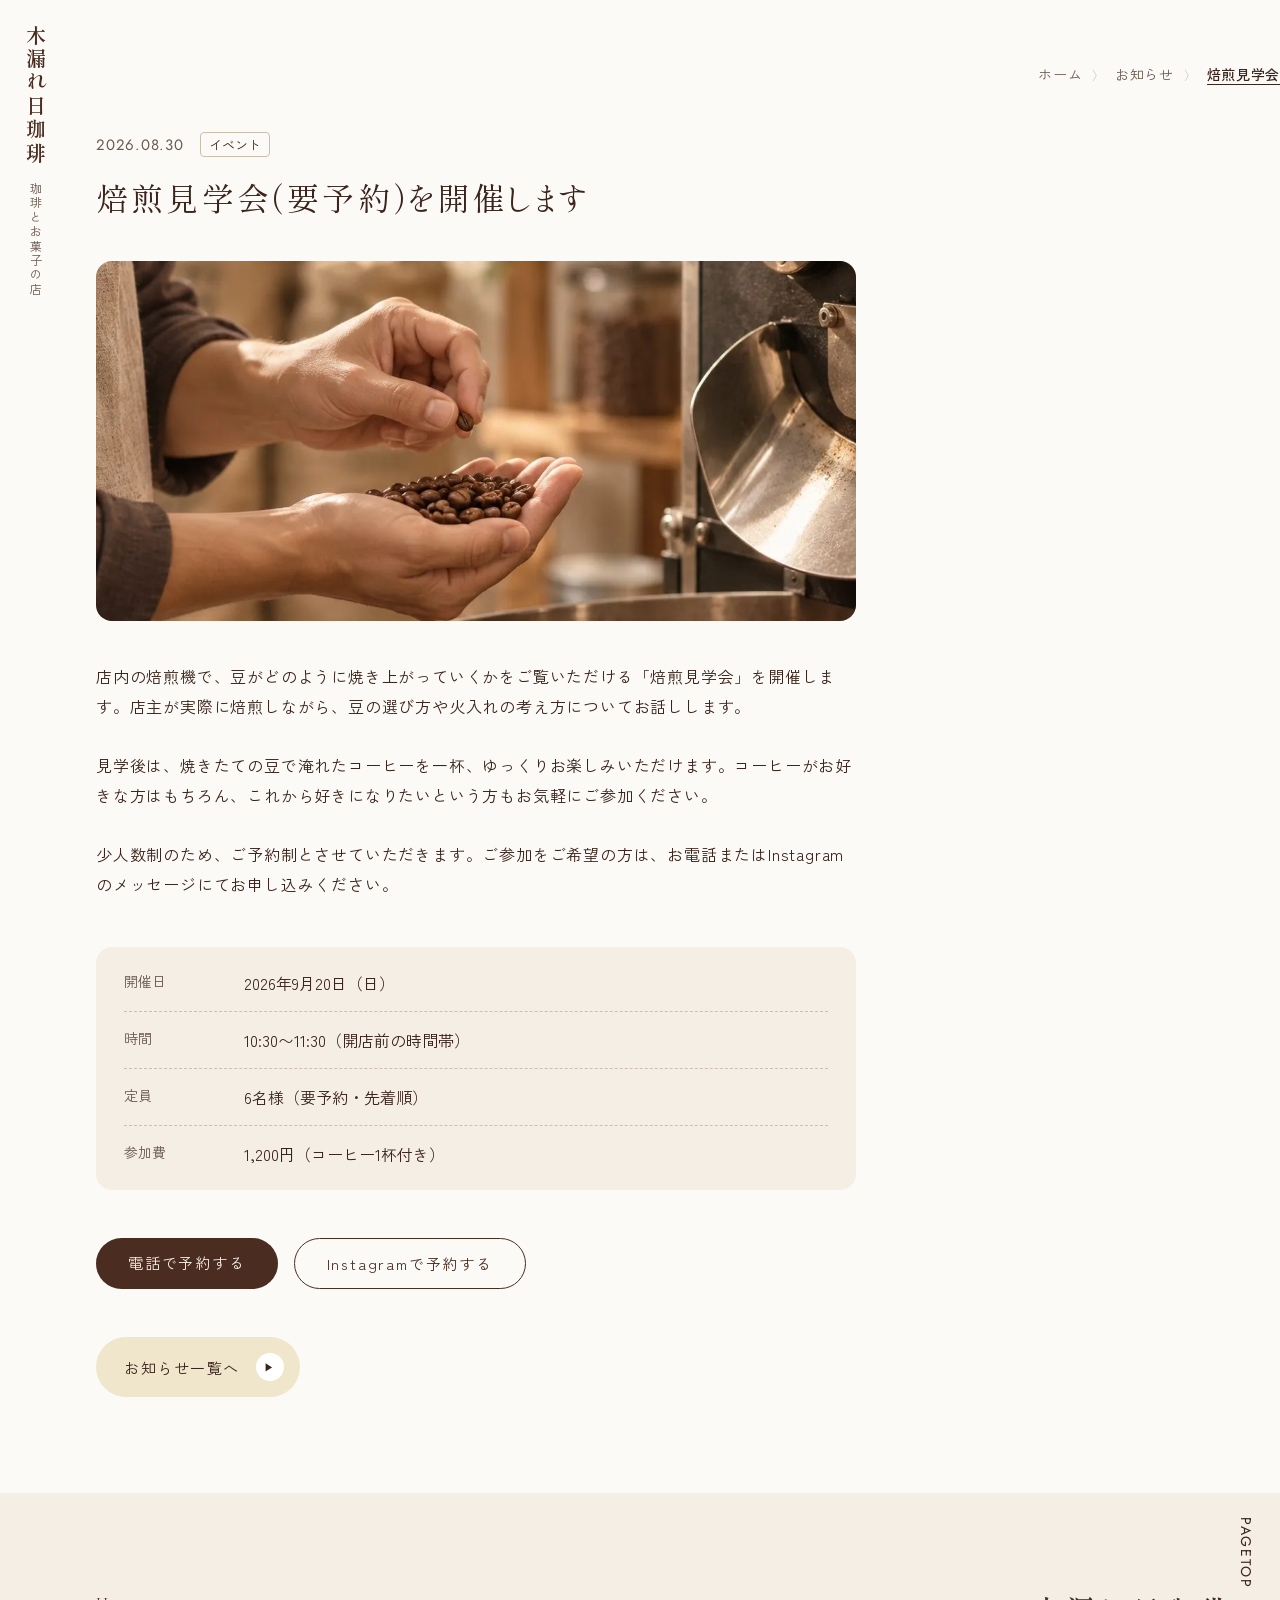
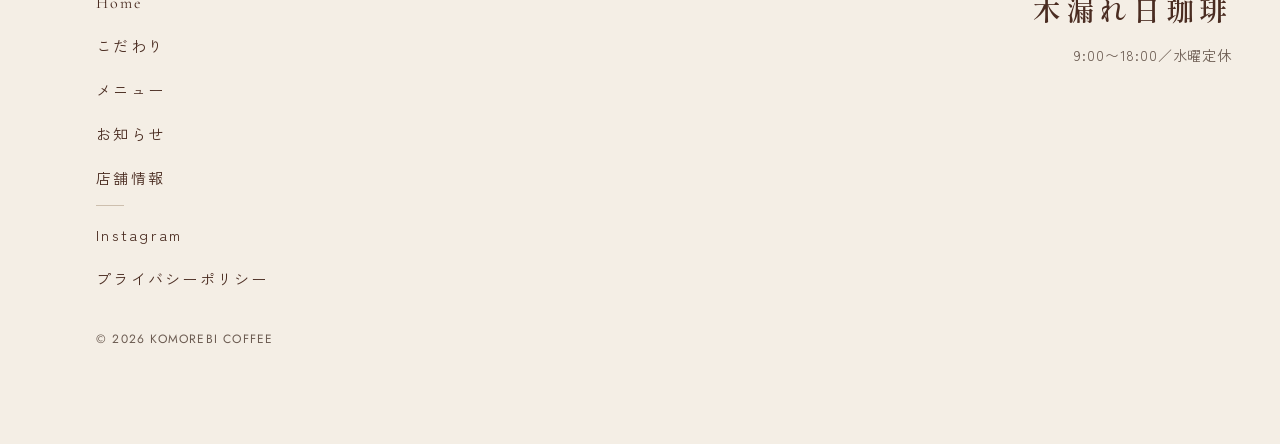
<file: news/2026-08-30.html>
<!DOCTYPE html>
<html lang="ja">
<head>
<meta charset="utf-8">
<meta name="viewport" content="width=device-width, initial-scale=1">
<title>焙煎見学会（要予約）を開催します | 木漏れ日珈琲</title>
<meta name="description" content="木漏れ日珈琲の焙煎機を間近でご覧いただける「焙煎見学会」を開催するお知らせです。店主が実際に焙煎しながら豆の選び方や火入れの考え方をご紹介し、見学後は焼きたての豆で淹れたコーヒーもお楽しみいただけます。少人数制・要予約のイベントですので、定員に達し次第締め切らせていただきます。お早めのお申し込みをおすすめします。">
<meta name="robots" content="index, follow">
<link rel="canonical" href="https://komorebi-coffee.com/news/2026-08-30.html">
<meta name="theme-color" content="#4A2C21">
<link rel="icon" type="image/svg+xml" href="../images/icons/favicon.svg">
<link rel="icon" type="image/png" sizes="32x32" href="../images/icons/favicon-32.png">
<link rel="icon" type="image/png" sizes="16x16" href="../images/icons/favicon-16.png">
<link rel="apple-touch-icon" sizes="180x180" href="../images/icons/apple-touch-icon.png">
<link rel="manifest" href="../site.webmanifest">
<meta property="og:type" content="article">
<meta property="og:site_name" content="KOMOREBI COFFEE｜木漏れ日珈琲">
<meta property="og:locale" content="ja_JP">
<meta property="og:title" content="焙煎見学会（要予約）を開催します | 木漏れ日珈琲">
<meta property="og:description" content="木漏れ日珈琲の焙煎機を間近でご覧いただける「焙煎見学会」を開催するお知らせです。店主が実際に焙煎しながら豆の選び方や火入れの考え方をご紹介し、見学後は焼きたての豆で淹れたコーヒーもお楽しみいただけます。少人数制・要予約のイベントですので、定員に達し次第締め切らせていただきます。お早めのお申し込みをおすすめします。">
<meta property="og:url" content="https://komorebi-coffee.com/news/2026-08-30.html">
<meta property="og:image" content="https://komorebi-coffee.com/images/og-image.jpg">
<meta property="og:image:width" content="1200">
<meta property="og:image:height" content="630">
<meta name="twitter:card" content="summary_large_image">
<meta name="twitter:title" content="焙煎見学会（要予約）を開催します | 木漏れ日珈琲">
<meta name="twitter:description" content="木漏れ日珈琲の焙煎機を間近でご覧いただける「焙煎見学会」を開催するお知らせです。店主が実際に焙煎しながら豆の選び方や火入れの考え方をご紹介し、見学後は焼きたての豆で淹れたコーヒーもお楽しみいただけます。少人数制・要予約のイベントですので、定員に達し次第締め切らせていただきます。お早めのお申し込みをおすすめします。">
<meta name="twitter:image" content="https://komorebi-coffee.com/images/og-image.jpg">
<link rel="preconnect" href="https://fonts.googleapis.com">
<link rel="preconnect" href="https://fonts.gstatic.com" crossorigin>
<link rel="stylesheet" href="../css/style.css">
<script type="application/ld+json">
{
  "@context": "https://schema.org",
  "@type": "CafeOrCoffeeShop",
  "name": "KOMOREBI COFFEE（木漏れ日珈琲）",
  "url": "https://komorebi-coffee.com/index.html",
  "logo": "https://komorebi-coffee.com/images/icons/icon-512.png",
  "image": "https://komorebi-coffee.com/images/og-image.jpg",
  "telephone": "03-0000-0000",
  "servesCuisine": "Coffee, Sweets",
  "priceRange": "¥¥",
  "address": {
    "@type": "PostalAddress",
    "streetAddress": "〇〇1-2-3",
    "addressLocality": "〇〇区",
    "addressRegion": "東京都",
    "addressCountry": "JP"
  },
  "openingHoursSpecification": {
    "@type": "OpeningHoursSpecification",
    "dayOfWeek": [
      "Thursday",
      "Friday",
      "Saturday",
      "Sunday",
      "Monday",
      "Tuesday"
    ],
    "opens": "09:00",
    "closes": "18:00"
  },
  "sameAs": [
    "https://instagram.com/komorebi_coffee"
  ]
}
</script>
<script type="application/ld+json">
{
  "@context": "https://schema.org",
  "@type": "BreadcrumbList",
  "itemListElement": [
    {
      "@type": "ListItem",
      "position": 1,
      "name": "ホーム",
      "item": "https://komorebi-coffee.com/index.html"
    },
    {
      "@type": "ListItem",
      "position": 2,
      "name": "お知らせ",
      "item": "https://komorebi-coffee.com/news.html"
    },
    {
      "@type": "ListItem",
      "position": 3,
      "name": "焙煎見学会",
      "item": "https://komorebi-coffee.com/news/2026-08-30.html"
    }
  ]
}
</script>
</head>
<body>
<div id="top" class="subpage-shell">
<main>

<a href="../index.html" aria-label="木漏れ日珈琲 トップへ" class="vlogo-fixed">
<span aria-hidden="true" style="writing-mode:vertical-rl;font-family:'Shippori Mincho',serif;font-weight:600;font-size:20px;letter-spacing:.18em;color:#4A2C21">木漏れ日珈琲</span>
<span class="vlogo-sub" aria-hidden="true" style="writing-mode:vertical-rl;font-size:12px;letter-spacing:.2em;color:#6B5B51">珈琲とお菓子の店</span>
</a>

<button type="button" class="mobile-menu-btn" data-drawer-open aria-haspopup="true" aria-expanded="false" aria-controls="site-drawer" aria-label="メニューを開く">
<svg width="24" height="24" viewBox="0 0 24 24" fill="none" stroke="currentColor" stroke-width="1.6" aria-hidden="true"><line x1="4" y1="8" x2="20" y2="8"></line><line x1="4" y1="16" x2="20" y2="16"></line></svg>
<span>MENU</span>
</button>

<div class="subpage-content" style="padding-top:64px;padding-bottom:48px">
<nav aria-label="パンくずリスト" style="display:flex;flex-wrap:wrap;justify-content:flex-end;align-items:center;gap:10px;font-size:14px;letter-spacing:.05em;max-width:1200px">
<ol style="display:flex;flex-wrap:wrap;align-items:center;gap:10px;list-style:none;margin:0;padding:0">
<li><a href="../index.html" style="text-decoration:none;color:#6B5B51">ホーム</a></li>
<li aria-hidden="true"><span aria-hidden="true" style="font-size:12px;color:#CDBFAE">〉</span></li>
<li><a href="../news.html" style="text-decoration:none;color:#6B5B51">お知らせ</a></li>
<li aria-hidden="true"><span aria-hidden="true" style="font-size:12px;color:#CDBFAE">〉</span></li>
<li><span aria-current="page" style="font-weight:500;border-bottom:1px solid #3A241B">焙煎見学会</span></li>
</ol>
</nav>
</div>

<article class="subpage-content" style="max-width:760px;padding-bottom:96px">
<div style="display:flex;align-items:center;gap:16px;margin-bottom:16px">
<span style="font-family:Jost,sans-serif;font-size:15px;letter-spacing:.05em;color:#6B5B51">2026.08.30</span>
<span style="border:1px solid #CDBFAE;border-radius:4px;padding:2px 8px;font-size:13px;color:#3A241B">イベント</span>
</div>
<h1 style="margin:0 0 40px;font-family:'Shippori Mincho',serif;font-size:clamp(1.5rem,5vw,2rem);font-weight:400;letter-spacing:.1em;line-height:1.5;font-feature-settings:'palt'">焙煎見学会（要予約）を開催します</h1>

<div style="height:clamp(220px,50vw,360px);border-radius:16px;overflow:hidden;margin-bottom:40px">
<picture style="display:contents"><source srcset="../images/roaster.webp" type="image/webp"><img src="../images/roaster.jpg" alt="焙煎機の前でコーヒー豆の状態を確かめる店主の手元" width="1086" height="1448" loading="lazy" style="width:100%;height:100%;object-fit:cover;object-position:center 45%;display:block"></picture>
</div>

<p style="margin:0 0 28px;font-size:16px;line-height:1.9;letter-spacing:.05em;text-align:left;text-wrap:pretty">店内の焙煎機で、豆がどのように焼き上がっていくかをご覧いただける「焙煎見学会」を開催します。店主が実際に焙煎しながら、豆の選び方や火入れの考え方についてお話しします。</p>
<p style="margin:0 0 28px;font-size:16px;line-height:1.9;letter-spacing:.05em;text-align:left;text-wrap:pretty">見学後は、焼きたての豆で淹れたコーヒーを一杯、ゆっくりお楽しみいただけます。コーヒーがお好きな方はもちろん、これから好きになりたいという方もお気軽にご参加ください。</p>
<p style="margin:0 0 48px;font-size:16px;line-height:1.9;letter-spacing:.05em;text-align:left;text-wrap:pretty">少人数制のため、ご予約制とさせていただきます。ご参加をご希望の方は、お電話またはInstagramのメッセージにてお申し込みください。</p>

<div style="background:#F4EEE5;border-radius:16px;padding:24px 28px;display:flex;flex-direction:column;gap:16px;margin-bottom:48px">
<div style="display:flex;gap:24px;padding-bottom:16px;border-bottom:1px dashed #CDBFAE"><span style="width:96px;flex:none;font-size:14px;color:#6B5B51">開催日</span><span style="font-size:16px;color:#3A241B">2026年9月20日（日）</span></div>
<div style="display:flex;gap:24px;padding-bottom:16px;border-bottom:1px dashed #CDBFAE"><span style="width:96px;flex:none;font-size:14px;color:#6B5B51">時間</span><span style="font-size:16px;color:#3A241B">10:30〜11:30（開店前の時間帯）</span></div>
<div style="display:flex;gap:24px;padding-bottom:16px;border-bottom:1px dashed #CDBFAE"><span style="width:96px;flex:none;font-size:14px;color:#6B5B51">定員</span><span style="font-size:16px;color:#3A241B">6名様（要予約・先着順）</span></div>
<div style="display:flex;gap:24px"><span style="width:96px;flex:none;font-size:14px;color:#6B5B51">参加費</span><span style="font-size:16px;color:#3A241B">1,200円（コーヒー1杯付き）</span></div>
</div>

<div style="display:flex;gap:16px;flex-wrap:wrap;margin-bottom:48px">
<a href="tel:03-0000-0000" style="text-decoration:none;background:#4A2C21;color:#F5EFE6;border-radius:999px;padding:14px 32px;font-size:15px;letter-spacing:.12em">電話で予約する</a>
<a href="https://instagram.com/komorebi_coffee" style="text-decoration:none;border:1px solid #4A2C21;color:#4A2C21;border-radius:999px;padding:14px 32px;font-size:15px;letter-spacing:.12em">Instagramで予約する</a>
</div>

<a href="../news.html" style="text-decoration:none;background:#F0E6CC;color:#3A241B;border-radius:999px;padding:16px 16px 16px 28px;font-size:15px;letter-spacing:.1em;display:inline-flex;align-items:center;gap:16px">お知らせ一覧へ<span aria-hidden="true" style="width:28px;height:28px;border-radius:50%;background:#fff;display:inline-flex;align-items:center;justify-content:center;font-size:10px">▶</span></a>
</article>

</main>
<footer class="subpage-footer">
<a href="#top" style="position:absolute;right:24px;top:24px;writing-mode:vertical-rl;text-decoration:none;font-family:Jost,sans-serif;font-size:14px;letter-spacing:.12em;color:#3A241B">PAGETOP</a>
<div class="footer-b-row">
<div class="footer-b-links">
<nav aria-label="フッターナビゲーション">
<ul style="display:flex;flex-direction:column;gap:20px;list-style:none;margin:0;padding:0">
<li><a href="../index.html" style="text-decoration:none;font-family:'Cormorant Garamond',serif;font-size:16px;letter-spacing:.12em">Home</a></li>
<li><a href="../concept.html" style="text-decoration:none;font-size:15px;letter-spacing:.15em">こだわり</a></li>
<li><a href="../menu.html" style="text-decoration:none;font-size:15px;letter-spacing:.15em">メニュー</a></li>
<li><a href="../news.html" aria-current="page" style="text-decoration:none;font-size:15px;letter-spacing:.15em">お知らせ</a></li>
<li><a href="../access.html" style="text-decoration:none;font-size:15px;letter-spacing:.15em">店舗情報</a></li>
</ul>
</nav>
<span aria-hidden="true" style="width:28px;height:1px;background:#CDBFAE;margin:16px 0;display:block"></span>
<nav aria-label="フッター（外部・法務リンク）">
<ul style="display:flex;flex-direction:column;gap:20px;list-style:none;margin:0;padding:0">
<li><a href="https://instagram.com/komorebi_coffee" style="text-decoration:none;font-size:15px;letter-spacing:.15em">Instagram</a></li>
<li><a href="../privacy-policy.html" style="text-decoration:none;font-size:15px;letter-spacing:.15em">プライバシーポリシー</a></li>
</ul>
</nav>
<p style="margin:40px 0 0;font-family:Jost,sans-serif;font-size:12px;letter-spacing:.1em;color:#6B5B51">© 2026 KOMOREBI COFFEE</p>
</div>
<div class="footer-b-brand">
<span aria-hidden="true" style="font-family:'Shippori Mincho',serif;font-weight:600;font-size:28px;letter-spacing:.18em;color:#4A2C21;font-feature-settings:'palt'">木漏れ日珈琲</span>
<p style="margin:0;font-size:14px;letter-spacing:.06em;color:#6B5B51">9:00〜18:00／水曜定休</p>
</div>
</div>
</footer>

</div>

<div class="drawer-overlay" data-drawer-overlay hidden></div>
<aside id="site-drawer" class="drawer" data-drawer aria-label="サイトメニュー" aria-hidden="true" inert>
<div class="drawer-head">
<a href="../index.html" class="drawer-home">Home</a>
<button type="button" class="drawer-close" data-drawer-close aria-label="メニューを閉じる">×</button>
</div>
<nav aria-label="ドロワーメニュー">
<ul class="drawer-nav" style="list-style:none;margin:0;padding:0">
<li><a href="../index.html">Home</a></li>
<li><a href="../concept.html">こだわり</a></li>
<li><a href="../menu.html">メニュー</a></li>
<li><a href="../news.html" aria-current="page">お知らせ</a></li>
<li><a href="../access.html">店舗情報</a></li>
</ul>
</nav>
<span class="drawer-rule" aria-hidden="true"></span>
<nav aria-label="ドロワーメニュー（外部・法務リンク）">
<ul class="drawer-nav" style="list-style:none;margin:0;padding:0">
<li><a href="https://instagram.com/komorebi_coffee">Instagram</a></li>
<li><a href="../privacy-policy.html">プライバシーポリシー</a></li>
</ul>
</nav>
<div class="drawer-foot">
<span class="vlogo-mark" aria-hidden="true">木漏れ日珈琲</span>
<p>© 2026 KOMOREBI COFFEE</p>
</div>
</aside>

<script src="../js/nav.js"></script>
</body>
</html>
</file>
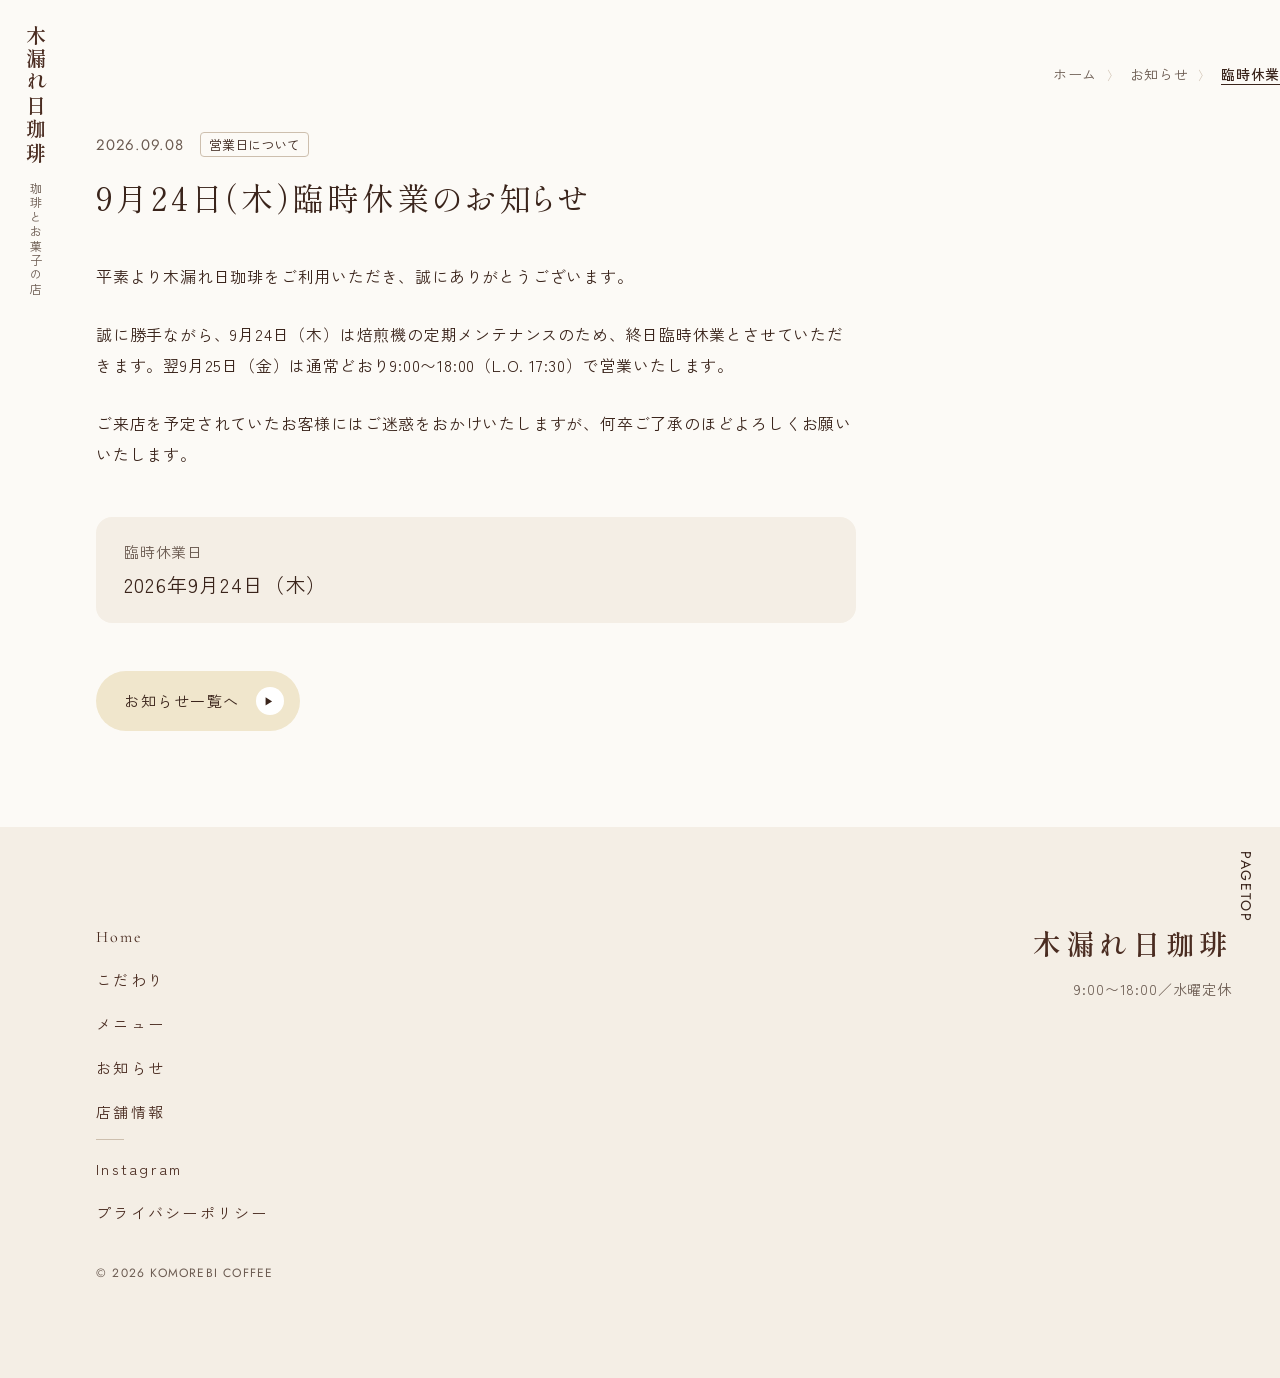
<file: news/2026-09-08.html>
<!DOCTYPE html>
<html lang="ja">
<head>
<meta charset="utf-8">
<meta name="viewport" content="width=device-width, initial-scale=1">
<title>9月24日（木）臨時休業のお知らせ | 木漏れ日珈琲</title>
<meta name="description" content="木漏れ日珈琲より、2026年9月24日（木）は焙煎機の定期メンテナンスのため終日臨時休業とさせていただくお知らせです。翌9月25日（金）は通常どおり9:00〜18:00（L.O. 17:30）で営業いたします。ご来店を予定されていたお客様にはご迷惑をおかけいたしますが、何卒ご了承のほどよろしくお願いいたします。">
<meta name="robots" content="index, follow">
<link rel="canonical" href="https://komorebi-coffee.com/news/2026-09-08.html">
<meta name="theme-color" content="#4A2C21">
<link rel="icon" type="image/svg+xml" href="../images/icons/favicon.svg">
<link rel="icon" type="image/png" sizes="32x32" href="../images/icons/favicon-32.png">
<link rel="icon" type="image/png" sizes="16x16" href="../images/icons/favicon-16.png">
<link rel="apple-touch-icon" sizes="180x180" href="../images/icons/apple-touch-icon.png">
<link rel="manifest" href="../site.webmanifest">
<meta property="og:type" content="article">
<meta property="og:site_name" content="KOMOREBI COFFEE｜木漏れ日珈琲">
<meta property="og:locale" content="ja_JP">
<meta property="og:title" content="9月24日（木）臨時休業のお知らせ | 木漏れ日珈琲">
<meta property="og:description" content="木漏れ日珈琲より、2026年9月24日（木）は焙煎機の定期メンテナンスのため終日臨時休業とさせていただくお知らせです。翌9月25日（金）は通常どおり9:00〜18:00（L.O. 17:30）で営業いたします。ご来店を予定されていたお客様にはご迷惑をおかけいたしますが、何卒ご了承のほどよろしくお願いいたします。">
<meta property="og:url" content="https://komorebi-coffee.com/news/2026-09-08.html">
<meta property="og:image" content="https://komorebi-coffee.com/images/og-image.jpg">
<meta property="og:image:width" content="1200">
<meta property="og:image:height" content="630">
<meta name="twitter:card" content="summary_large_image">
<meta name="twitter:title" content="9月24日（木）臨時休業のお知らせ | 木漏れ日珈琲">
<meta name="twitter:description" content="木漏れ日珈琲より、2026年9月24日（木）は焙煎機の定期メンテナンスのため終日臨時休業とさせていただくお知らせです。翌9月25日（金）は通常どおり9:00〜18:00（L.O. 17:30）で営業いたします。ご来店を予定されていたお客様にはご迷惑をおかけいたしますが、何卒ご了承のほどよろしくお願いいたします。">
<meta name="twitter:image" content="https://komorebi-coffee.com/images/og-image.jpg">
<link rel="preconnect" href="https://fonts.googleapis.com">
<link rel="preconnect" href="https://fonts.gstatic.com" crossorigin>
<link rel="stylesheet" href="../css/style.css">
<script type="application/ld+json">
{
  "@context": "https://schema.org",
  "@type": "CafeOrCoffeeShop",
  "name": "KOMOREBI COFFEE（木漏れ日珈琲）",
  "url": "https://komorebi-coffee.com/index.html",
  "logo": "https://komorebi-coffee.com/images/icons/icon-512.png",
  "image": "https://komorebi-coffee.com/images/og-image.jpg",
  "telephone": "03-0000-0000",
  "servesCuisine": "Coffee, Sweets",
  "priceRange": "¥¥",
  "address": {
    "@type": "PostalAddress",
    "streetAddress": "〇〇1-2-3",
    "addressLocality": "〇〇区",
    "addressRegion": "東京都",
    "addressCountry": "JP"
  },
  "openingHoursSpecification": {
    "@type": "OpeningHoursSpecification",
    "dayOfWeek": [
      "Thursday",
      "Friday",
      "Saturday",
      "Sunday",
      "Monday",
      "Tuesday"
    ],
    "opens": "09:00",
    "closes": "18:00"
  },
  "sameAs": [
    "https://instagram.com/komorebi_coffee"
  ]
}
</script>
<script type="application/ld+json">
{
  "@context": "https://schema.org",
  "@type": "BreadcrumbList",
  "itemListElement": [
    {
      "@type": "ListItem",
      "position": 1,
      "name": "ホーム",
      "item": "https://komorebi-coffee.com/index.html"
    },
    {
      "@type": "ListItem",
      "position": 2,
      "name": "お知らせ",
      "item": "https://komorebi-coffee.com/news.html"
    },
    {
      "@type": "ListItem",
      "position": 3,
      "name": "臨時休業",
      "item": "https://komorebi-coffee.com/news/2026-09-08.html"
    }
  ]
}
</script>
</head>
<body>
<div id="top" class="subpage-shell">
<main>

<a href="../index.html" aria-label="木漏れ日珈琲 トップへ" class="vlogo-fixed">
<span aria-hidden="true" style="writing-mode:vertical-rl;font-family:'Shippori Mincho',serif;font-weight:600;font-size:20px;letter-spacing:.18em;color:#4A2C21">木漏れ日珈琲</span>
<span class="vlogo-sub" aria-hidden="true" style="writing-mode:vertical-rl;font-size:12px;letter-spacing:.2em;color:#6B5B51">珈琲とお菓子の店</span>
</a>

<button type="button" class="mobile-menu-btn" data-drawer-open aria-haspopup="true" aria-expanded="false" aria-controls="site-drawer" aria-label="メニューを開く">
<svg width="24" height="24" viewBox="0 0 24 24" fill="none" stroke="currentColor" stroke-width="1.6" aria-hidden="true"><line x1="4" y1="8" x2="20" y2="8"></line><line x1="4" y1="16" x2="20" y2="16"></line></svg>
<span>MENU</span>
</button>

<div class="subpage-content" style="padding-top:64px;padding-bottom:48px">
<nav aria-label="パンくずリスト" style="display:flex;flex-wrap:wrap;justify-content:flex-end;align-items:center;gap:10px;font-size:14px;letter-spacing:.05em;max-width:1200px">
<ol style="display:flex;flex-wrap:wrap;align-items:center;gap:10px;list-style:none;margin:0;padding:0">
<li><a href="../index.html" style="text-decoration:none;color:#6B5B51">ホーム</a></li>
<li aria-hidden="true"><span aria-hidden="true" style="font-size:12px;color:#CDBFAE">〉</span></li>
<li><a href="../news.html" style="text-decoration:none;color:#6B5B51">お知らせ</a></li>
<li aria-hidden="true"><span aria-hidden="true" style="font-size:12px;color:#CDBFAE">〉</span></li>
<li><span aria-current="page" style="font-weight:500;border-bottom:1px solid #3A241B">臨時休業</span></li>
</ol>
</nav>
</div>

<article class="subpage-content" style="max-width:760px;padding-bottom:96px">
<div style="display:flex;align-items:center;gap:16px;margin-bottom:16px">
<span style="font-family:Jost,sans-serif;font-size:15px;letter-spacing:.05em;color:#6B5B51">2026.09.08</span>
<span style="border:1px solid #CDBFAE;border-radius:4px;padding:2px 8px;font-size:13px;color:#3A241B">営業日について</span>
</div>
<h1 style="margin:0 0 40px;font-family:'Shippori Mincho',serif;font-size:clamp(1.5rem,5vw,2rem);font-weight:400;letter-spacing:.1em;line-height:1.5;font-feature-settings:'palt'">9月24日（木）臨時休業のお知らせ</h1>

<p style="margin:0 0 28px;font-size:16px;line-height:1.9;letter-spacing:.05em;text-align:left;text-wrap:pretty">平素より木漏れ日珈琲をご利用いただき、誠にありがとうございます。</p>
<p style="margin:0 0 28px;font-size:16px;line-height:1.9;letter-spacing:.05em;text-align:left;text-wrap:pretty">誠に勝手ながら、9月24日（木）は焙煎機の定期メンテナンスのため、終日臨時休業とさせていただきます。翌9月25日（金）は通常どおり9:00〜18:00（L.O. 17:30）で営業いたします。</p>
<p style="margin:0 0 48px;font-size:16px;line-height:1.9;letter-spacing:.05em;text-align:left;text-wrap:pretty">ご来店を予定されていたお客様にはご迷惑をおかけいたしますが、何卒ご了承のほどよろしくお願いいたします。</p>

<div style="background:#F4EEE5;border-radius:16px;padding:24px 28px;margin-bottom:48px">
<p style="margin:0;font-size:15px;letter-spacing:.05em;color:#6B5B51">臨時休業日</p>
<p style="margin:8px 0 0;font-size:20px;letter-spacing:.06em;color:#3A241B">2026年9月24日（木）</p>
</div>

<a href="../news.html" style="text-decoration:none;background:#F0E6CC;color:#3A241B;border-radius:999px;padding:16px 16px 16px 28px;font-size:15px;letter-spacing:.1em;display:inline-flex;align-items:center;gap:16px">お知らせ一覧へ<span aria-hidden="true" style="width:28px;height:28px;border-radius:50%;background:#fff;display:inline-flex;align-items:center;justify-content:center;font-size:10px">▶</span></a>
</article>

</main>
<footer class="subpage-footer">
<a href="#top" style="position:absolute;right:24px;top:24px;writing-mode:vertical-rl;text-decoration:none;font-family:Jost,sans-serif;font-size:14px;letter-spacing:.12em;color:#3A241B">PAGETOP</a>
<div class="footer-b-row">
<div class="footer-b-links">
<nav aria-label="フッターナビゲーション">
<ul style="display:flex;flex-direction:column;gap:20px;list-style:none;margin:0;padding:0">
<li><a href="../index.html" style="text-decoration:none;font-family:'Cormorant Garamond',serif;font-size:16px;letter-spacing:.12em">Home</a></li>
<li><a href="../concept.html" style="text-decoration:none;font-size:15px;letter-spacing:.15em">こだわり</a></li>
<li><a href="../menu.html" style="text-decoration:none;font-size:15px;letter-spacing:.15em">メニュー</a></li>
<li><a href="../news.html" aria-current="page" style="text-decoration:none;font-size:15px;letter-spacing:.15em">お知らせ</a></li>
<li><a href="../access.html" style="text-decoration:none;font-size:15px;letter-spacing:.15em">店舗情報</a></li>
</ul>
</nav>
<span aria-hidden="true" style="width:28px;height:1px;background:#CDBFAE;margin:16px 0;display:block"></span>
<nav aria-label="フッター（外部・法務リンク）">
<ul style="display:flex;flex-direction:column;gap:20px;list-style:none;margin:0;padding:0">
<li><a href="https://instagram.com/komorebi_coffee" style="text-decoration:none;font-size:15px;letter-spacing:.15em">Instagram</a></li>
<li><a href="../privacy-policy.html" style="text-decoration:none;font-size:15px;letter-spacing:.15em">プライバシーポリシー</a></li>
</ul>
</nav>
<p style="margin:40px 0 0;font-family:Jost,sans-serif;font-size:12px;letter-spacing:.1em;color:#6B5B51">© 2026 KOMOREBI COFFEE</p>
</div>
<div class="footer-b-brand">
<span aria-hidden="true" style="font-family:'Shippori Mincho',serif;font-weight:600;font-size:28px;letter-spacing:.18em;color:#4A2C21;font-feature-settings:'palt'">木漏れ日珈琲</span>
<p style="margin:0;font-size:14px;letter-spacing:.06em;color:#6B5B51">9:00〜18:00／水曜定休</p>
</div>
</div>
</footer>

</div>

<div class="drawer-overlay" data-drawer-overlay hidden></div>
<aside id="site-drawer" class="drawer" data-drawer aria-label="サイトメニュー" aria-hidden="true" inert>
<div class="drawer-head">
<a href="../index.html" class="drawer-home">Home</a>
<button type="button" class="drawer-close" data-drawer-close aria-label="メニューを閉じる">×</button>
</div>
<nav aria-label="ドロワーメニュー">
<ul class="drawer-nav" style="list-style:none;margin:0;padding:0">
<li><a href="../index.html">Home</a></li>
<li><a href="../concept.html">こだわり</a></li>
<li><a href="../menu.html">メニュー</a></li>
<li><a href="../news.html" aria-current="page">お知らせ</a></li>
<li><a href="../access.html">店舗情報</a></li>
</ul>
</nav>
<span class="drawer-rule" aria-hidden="true"></span>
<nav aria-label="ドロワーメニュー（外部・法務リンク）">
<ul class="drawer-nav" style="list-style:none;margin:0;padding:0">
<li><a href="https://instagram.com/komorebi_coffee">Instagram</a></li>
<li><a href="../privacy-policy.html">プライバシーポリシー</a></li>
</ul>
</nav>
<div class="drawer-foot">
<span class="vlogo-mark" aria-hidden="true">木漏れ日珈琲</span>
<p>© 2026 KOMOREBI COFFEE</p>
</div>
</aside>

<script src="../js/nav.js"></script>
</body>
</html>
</file>
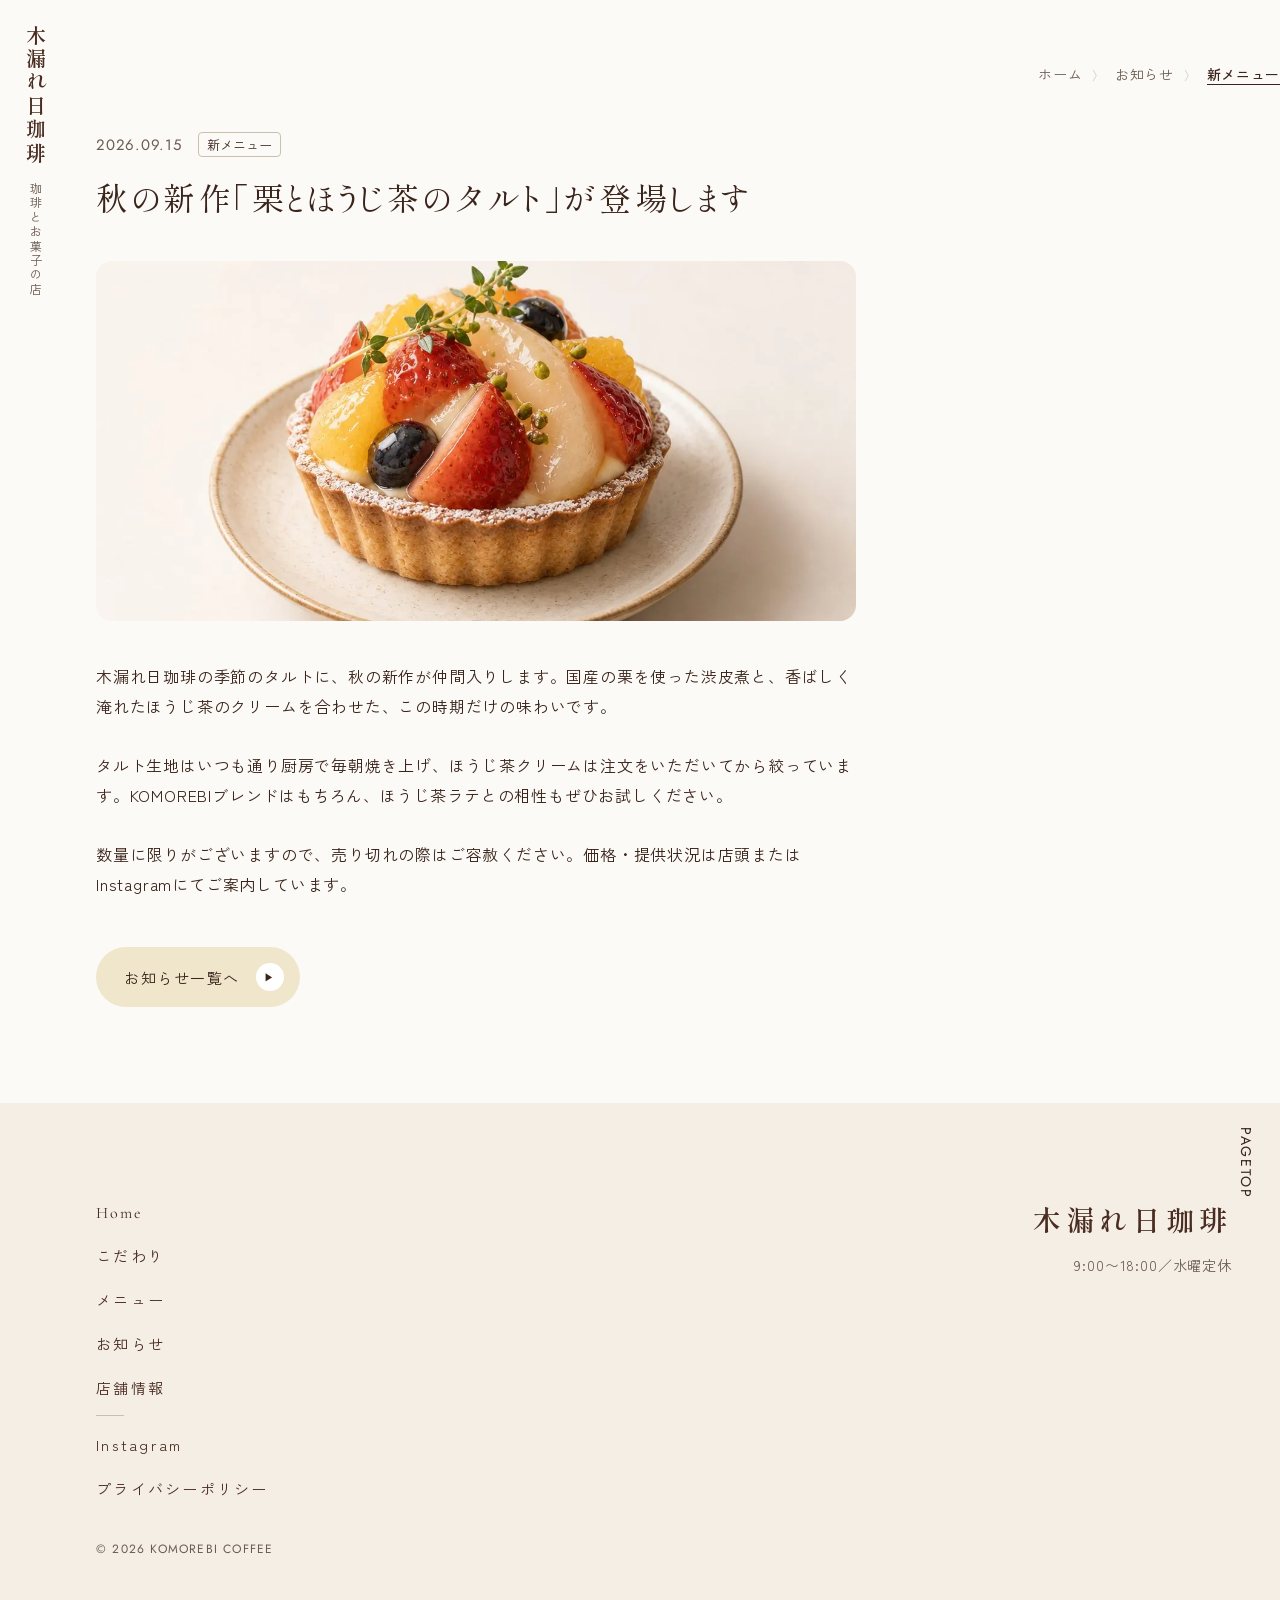
<file: news/2026-09-15.html>
<!DOCTYPE html>
<html lang="ja">
<head>
<meta charset="utf-8">
<meta name="viewport" content="width=device-width, initial-scale=1">
<title>秋の新作「栗とほうじ茶のタルト」が登場します | 木漏れ日珈琲</title>
<meta name="description" content="木漏れ日珈琲の季節のタルトに、国産の栗とほうじ茶クリームを使った秋の新作「栗とほうじ茶のタルト」が登場するお知らせです。厨房で毎朝焼き上げるタルト生地と、注文ごとに絞るほうじ茶クリームの組み合わせを、この時期だけの味わいとしてぜひ店頭でお楽しみください。数量に限りがございますので、お早めのご来店をおすすめします。">
<meta name="robots" content="index, follow">
<link rel="canonical" href="https://komorebi-coffee.com/news/2026-09-15.html">
<meta name="theme-color" content="#4A2C21">
<link rel="icon" type="image/svg+xml" href="../images/icons/favicon.svg">
<link rel="icon" type="image/png" sizes="32x32" href="../images/icons/favicon-32.png">
<link rel="icon" type="image/png" sizes="16x16" href="../images/icons/favicon-16.png">
<link rel="apple-touch-icon" sizes="180x180" href="../images/icons/apple-touch-icon.png">
<link rel="manifest" href="../site.webmanifest">
<meta property="og:type" content="article">
<meta property="og:site_name" content="KOMOREBI COFFEE｜木漏れ日珈琲">
<meta property="og:locale" content="ja_JP">
<meta property="og:title" content="秋の新作「栗とほうじ茶のタルト」が登場します | 木漏れ日珈琲">
<meta property="og:description" content="木漏れ日珈琲の季節のタルトに、国産の栗とほうじ茶クリームを使った秋の新作「栗とほうじ茶のタルト」が登場するお知らせです。厨房で毎朝焼き上げるタルト生地と、注文ごとに絞るほうじ茶クリームの組み合わせを、この時期だけの味わいとしてぜひ店頭でお楽しみください。数量に限りがございますので、お早めのご来店をおすすめします。">
<meta property="og:url" content="https://komorebi-coffee.com/news/2026-09-15.html">
<meta property="og:image" content="https://komorebi-coffee.com/images/og-image.jpg">
<meta property="og:image:width" content="1200">
<meta property="og:image:height" content="630">
<meta name="twitter:card" content="summary_large_image">
<meta name="twitter:title" content="秋の新作「栗とほうじ茶のタルト」が登場します | 木漏れ日珈琲">
<meta name="twitter:description" content="木漏れ日珈琲の季節のタルトに、国産の栗とほうじ茶クリームを使った秋の新作「栗とほうじ茶のタルト」が登場するお知らせです。厨房で毎朝焼き上げるタルト生地と、注文ごとに絞るほうじ茶クリームの組み合わせを、この時期だけの味わいとしてぜひ店頭でお楽しみください。数量に限りがございますので、お早めのご来店をおすすめします。">
<meta name="twitter:image" content="https://komorebi-coffee.com/images/og-image.jpg">
<link rel="preconnect" href="https://fonts.googleapis.com">
<link rel="preconnect" href="https://fonts.gstatic.com" crossorigin>
<link rel="stylesheet" href="../css/style.css">
<script type="application/ld+json">
{
  "@context": "https://schema.org",
  "@type": "CafeOrCoffeeShop",
  "name": "KOMOREBI COFFEE（木漏れ日珈琲）",
  "url": "https://komorebi-coffee.com/index.html",
  "logo": "https://komorebi-coffee.com/images/icons/icon-512.png",
  "image": "https://komorebi-coffee.com/images/og-image.jpg",
  "telephone": "03-0000-0000",
  "servesCuisine": "Coffee, Sweets",
  "priceRange": "¥¥",
  "address": {
    "@type": "PostalAddress",
    "streetAddress": "〇〇1-2-3",
    "addressLocality": "〇〇区",
    "addressRegion": "東京都",
    "addressCountry": "JP"
  },
  "openingHoursSpecification": {
    "@type": "OpeningHoursSpecification",
    "dayOfWeek": [
      "Thursday",
      "Friday",
      "Saturday",
      "Sunday",
      "Monday",
      "Tuesday"
    ],
    "opens": "09:00",
    "closes": "18:00"
  },
  "sameAs": [
    "https://instagram.com/komorebi_coffee"
  ]
}
</script>
<script type="application/ld+json">
{
  "@context": "https://schema.org",
  "@type": "BreadcrumbList",
  "itemListElement": [
    {
      "@type": "ListItem",
      "position": 1,
      "name": "ホーム",
      "item": "https://komorebi-coffee.com/index.html"
    },
    {
      "@type": "ListItem",
      "position": 2,
      "name": "お知らせ",
      "item": "https://komorebi-coffee.com/news.html"
    },
    {
      "@type": "ListItem",
      "position": 3,
      "name": "新メニュー",
      "item": "https://komorebi-coffee.com/news/2026-09-15.html"
    }
  ]
}
</script>
</head>
<body>
<div id="top" class="subpage-shell">
<main>

<a href="../index.html" aria-label="木漏れ日珈琲 トップへ" class="vlogo-fixed">
<span aria-hidden="true" style="writing-mode:vertical-rl;font-family:'Shippori Mincho',serif;font-weight:600;font-size:20px;letter-spacing:.18em;color:#4A2C21">木漏れ日珈琲</span>
<span class="vlogo-sub" aria-hidden="true" style="writing-mode:vertical-rl;font-size:12px;letter-spacing:.2em;color:#6B5B51">珈琲とお菓子の店</span>
</a>

<button type="button" class="mobile-menu-btn" data-drawer-open aria-haspopup="true" aria-expanded="false" aria-controls="site-drawer" aria-label="メニューを開く">
<svg width="24" height="24" viewBox="0 0 24 24" fill="none" stroke="currentColor" stroke-width="1.6" aria-hidden="true"><line x1="4" y1="8" x2="20" y2="8"></line><line x1="4" y1="16" x2="20" y2="16"></line></svg>
<span>MENU</span>
</button>

<div class="subpage-content" style="padding-top:64px;padding-bottom:48px">
<nav aria-label="パンくずリスト" style="display:flex;flex-wrap:wrap;justify-content:flex-end;align-items:center;gap:10px;font-size:14px;letter-spacing:.05em;max-width:1200px">
<ol style="display:flex;flex-wrap:wrap;align-items:center;gap:10px;list-style:none;margin:0;padding:0">
<li><a href="../index.html" style="text-decoration:none;color:#6B5B51">ホーム</a></li>
<li aria-hidden="true"><span aria-hidden="true" style="font-size:12px;color:#CDBFAE">〉</span></li>
<li><a href="../news.html" style="text-decoration:none;color:#6B5B51">お知らせ</a></li>
<li aria-hidden="true"><span aria-hidden="true" style="font-size:12px;color:#CDBFAE">〉</span></li>
<li><span aria-current="page" style="font-weight:500;border-bottom:1px solid #3A241B">新メニュー</span></li>
</ol>
</nav>
</div>

<article class="subpage-content" style="max-width:760px;padding-bottom:96px">
<div style="display:flex;align-items:center;gap:16px;margin-bottom:16px">
<span style="font-family:Jost,sans-serif;font-size:15px;letter-spacing:.05em;color:#6B5B51">2026.09.15</span>
<span style="border:1px solid #CDBFAE;border-radius:4px;padding:2px 8px;font-size:13px;color:#3A241B">新メニュー</span>
</div>
<h1 style="margin:0 0 40px;font-family:'Shippori Mincho',serif;font-size:clamp(1.5rem,5vw,2rem);font-weight:400;letter-spacing:.1em;line-height:1.5;font-feature-settings:'palt'">秋の新作「栗とほうじ茶のタルト」が登場します</h1>

<div style="height:clamp(220px,50vw,360px);border-radius:16px;overflow:hidden;margin-bottom:40px">
<picture style="display:contents"><source srcset="../images/menu-seasonal.webp" type="image/webp"><img src="../images/menu-seasonal.jpg" alt="栗とほうじ茶のタルト" width="1254" height="1254" loading="lazy" style="width:100%;height:100%;object-fit:cover;display:block"></picture>
</div>

<p style="margin:0 0 28px;font-size:16px;line-height:1.9;letter-spacing:.05em;text-align:left;text-wrap:pretty">木漏れ日珈琲の季節のタルトに、秋の新作が仲間入りします。国産の栗を使った渋皮煮と、香ばしく淹れたほうじ茶のクリームを合わせた、この時期だけの味わいです。</p>
<p style="margin:0 0 28px;font-size:16px;line-height:1.9;letter-spacing:.05em;text-align:left;text-wrap:pretty">タルト生地はいつも通り厨房で毎朝焼き上げ、ほうじ茶クリームは注文をいただいてから絞っています。KOMOREBIブレンドはもちろん、ほうじ茶ラテとの相性もぜひお試しください。</p>
<p style="margin:0 0 48px;font-size:16px;line-height:1.9;letter-spacing:.05em;text-align:left;text-wrap:pretty">数量に限りがございますので、売り切れの際はご容赦ください。価格・提供状況は店頭またはInstagramにてご案内しています。</p>

<a href="../news.html" style="text-decoration:none;background:#F0E6CC;color:#3A241B;border-radius:999px;padding:16px 16px 16px 28px;font-size:15px;letter-spacing:.1em;display:inline-flex;align-items:center;gap:16px">お知らせ一覧へ<span aria-hidden="true" style="width:28px;height:28px;border-radius:50%;background:#fff;display:inline-flex;align-items:center;justify-content:center;font-size:10px">▶</span></a>
</article>

</main>
<footer class="subpage-footer">
<a href="#top" style="position:absolute;right:24px;top:24px;writing-mode:vertical-rl;text-decoration:none;font-family:Jost,sans-serif;font-size:14px;letter-spacing:.12em;color:#3A241B">PAGETOP</a>
<div class="footer-b-row">
<div class="footer-b-links">
<nav aria-label="フッターナビゲーション">
<ul style="display:flex;flex-direction:column;gap:20px;list-style:none;margin:0;padding:0">
<li><a href="../index.html" style="text-decoration:none;font-family:'Cormorant Garamond',serif;font-size:16px;letter-spacing:.12em">Home</a></li>
<li><a href="../concept.html" style="text-decoration:none;font-size:15px;letter-spacing:.15em">こだわり</a></li>
<li><a href="../menu.html" style="text-decoration:none;font-size:15px;letter-spacing:.15em">メニュー</a></li>
<li><a href="../news.html" aria-current="page" style="text-decoration:none;font-size:15px;letter-spacing:.15em">お知らせ</a></li>
<li><a href="../access.html" style="text-decoration:none;font-size:15px;letter-spacing:.15em">店舗情報</a></li>
</ul>
</nav>
<span aria-hidden="true" style="width:28px;height:1px;background:#CDBFAE;margin:16px 0;display:block"></span>
<nav aria-label="フッター（外部・法務リンク）">
<ul style="display:flex;flex-direction:column;gap:20px;list-style:none;margin:0;padding:0">
<li><a href="https://instagram.com/komorebi_coffee" style="text-decoration:none;font-size:15px;letter-spacing:.15em">Instagram</a></li>
<li><a href="../privacy-policy.html" style="text-decoration:none;font-size:15px;letter-spacing:.15em">プライバシーポリシー</a></li>
</ul>
</nav>
<p style="margin:40px 0 0;font-family:Jost,sans-serif;font-size:12px;letter-spacing:.1em;color:#6B5B51">© 2026 KOMOREBI COFFEE</p>
</div>
<div class="footer-b-brand">
<span aria-hidden="true" style="font-family:'Shippori Mincho',serif;font-weight:600;font-size:28px;letter-spacing:.18em;color:#4A2C21;font-feature-settings:'palt'">木漏れ日珈琲</span>
<p style="margin:0;font-size:14px;letter-spacing:.06em;color:#6B5B51">9:00〜18:00／水曜定休</p>
</div>
</div>
</footer>

</div>

<div class="drawer-overlay" data-drawer-overlay hidden></div>
<aside id="site-drawer" class="drawer" data-drawer aria-label="サイトメニュー" aria-hidden="true" inert>
<div class="drawer-head">
<a href="../index.html" class="drawer-home">Home</a>
<button type="button" class="drawer-close" data-drawer-close aria-label="メニューを閉じる">×</button>
</div>
<nav aria-label="ドロワーメニュー">
<ul class="drawer-nav" style="list-style:none;margin:0;padding:0">
<li><a href="../index.html">Home</a></li>
<li><a href="../concept.html">こだわり</a></li>
<li><a href="../menu.html">メニュー</a></li>
<li><a href="../news.html" aria-current="page">お知らせ</a></li>
<li><a href="../access.html">店舗情報</a></li>
</ul>
</nav>
<span class="drawer-rule" aria-hidden="true"></span>
<nav aria-label="ドロワーメニュー（外部・法務リンク）">
<ul class="drawer-nav" style="list-style:none;margin:0;padding:0">
<li><a href="https://instagram.com/komorebi_coffee">Instagram</a></li>
<li><a href="../privacy-policy.html">プライバシーポリシー</a></li>
</ul>
</nav>
<div class="drawer-foot">
<span class="vlogo-mark" aria-hidden="true">木漏れ日珈琲</span>
<p>© 2026 KOMOREBI COFFEE</p>
</div>
</aside>

<script src="../js/nav.js"></script>
</body>
</html>
</file>
<file: css/style.css>
@import url("https://fonts.googleapis.com/css2?family=Shippori+Mincho:wght@400;500;600&family=Zen+Kaku+Gothic+New:wght@300;400;500&family=Cormorant+Garamond:wght@400;500;600&family=Jost:wght@400;500&display=swap");

:root {
  --color-primary: #4A2C21;
  --color-primary-hover: #6B4234;
  --color-secondary: #A8964A;
  --color-accent: #D22A2E;
  --color-cream: #F0E6CC;
  --color-cream-hover: #E8DBB8;
  --color-bg: #FCFAF6;
  --color-bg-sub: #F4EEE5;
  --color-bg-alt: #EADFD0;
  --color-bg-dark: #2B1D18;
  --color-text: #3A241B;
  --color-text-muted: #6B5B51;
  --color-text-on-dark: #F5EFE6;
  --color-border: #CDBFAE;
  --color-overlay: rgba(0, 0, 0, 0.4);
}

* {
  box-sizing: border-box;
}

body {
  margin: 0;
  background: var(--color-bg);
  font-family: "Zen Kaku Gothic New", "Noto Sans JP", sans-serif;
  color: var(--color-text);
}

img {
  max-width: 100%;
}

a {
  color: var(--color-primary);
}

a:hover {
  color: var(--color-primary-hover);
}

*:focus-visible {
  outline: 2px solid var(--color-primary);
  outline-offset: 2px;
}

@keyframes komorebi-spin {
  from { transform: rotate(0); }
  to { transform: rotate(360deg); }
}

@media (prefers-reduced-motion: reduce) {
  * {
    animation-duration: 0.01ms !important;
    animation-iteration-count: 1 !important;
    transition-duration: 0.01ms !important;
    scroll-behavior: auto !important;
  }
}

/* ==========================================================================
   Mobile-only breakpoint helpers (base rules target mobile / small tablet;
   desktop rules restore the original 1024px+ layout).
   ========================================================================== */

@media (max-width: 1023px) {
  html {
    scroll-padding-top: 72px;
  }

  body.drawer-locked {
    overflow: hidden;
  }
}

/* --------------------------------------------------------------------------
   Drawer menu (shared across all pages)
   -------------------------------------------------------------------------- */

.drawer-overlay {
  position: fixed;
  inset: 0;
  background: var(--color-overlay);
  z-index: 40;
  opacity: 0;
  pointer-events: none;
  transition: opacity 0.3s ease;
}

.drawer-overlay.is-open {
  opacity: 1;
  pointer-events: auto;
}

.drawer {
  position: fixed;
  top: 0;
  right: 0;
  bottom: 0;
  width: min(320px, 86vw);
  background: var(--color-bg-sub);
  z-index: 41;
  transform: translateX(100%);
  transition: transform 0.3s ease;
  padding: 24px 32px calc(24px + env(safe-area-inset-bottom));
  display: flex;
  flex-direction: column;
  overflow-y: auto;
}

.drawer.is-open {
  transform: translateX(0);
}

.drawer-head {
  display: flex;
  align-items: center;
  justify-content: space-between;
  padding: 8px 0 16px;
}

.drawer-home {
  text-decoration: none;
  font-family: "Cormorant Garamond", serif;
  font-size: 1.125rem;
  letter-spacing: 0.12em;
  color: var(--color-primary);
}

.drawer-close {
  width: 44px;
  height: 44px;
  display: flex;
  align-items: center;
  justify-content: center;
  background: none;
  border: none;
  color: var(--color-text);
  font-size: 1.5rem;
  line-height: 1;
  cursor: pointer;
  border-radius: 50%;
}

.drawer-nav {
  display: flex;
  flex-direction: column;
}

.drawer-nav a {
  text-decoration: none;
  color: var(--color-text);
  font-size: 1.125rem;
  letter-spacing: 0.1em;
  padding: 16px 0;
  line-height: 1;
}

.drawer-nav a[aria-current="page"] {
  color: var(--color-primary);
  font-weight: 500;
}

.drawer-rule {
  display: block;
  width: 28px;
  height: 1px;
  background: var(--color-border);
  margin: 16px 0;
}

.drawer-foot {
  margin-top: auto;
  padding-top: 24px;
  display: flex;
  flex-direction: column;
  gap: 12px;
}

.drawer-foot .vlogo-mark {
  font-family: "Shippori Mincho", serif;
  font-weight: 600;
  font-size: 1.25rem;
  letter-spacing: 0.12em;
  color: var(--color-primary);
}

.drawer-foot p {
  margin: 0;
  font-size: 0.8125rem;
  letter-spacing: 0.08em;
  color: var(--color-text-muted);
}

@media (min-width: 1024px) {
  .drawer,
  .drawer-overlay {
    display: none;
  }
}

/* --------------------------------------------------------------------------
   M1: "Menu" text link (top page / Hero A only — kept clear of the
   rotating badge, which occupies the same corner as the M3 button)
   -------------------------------------------------------------------------- */

.menu-link {
  display: none;
}

@media (max-width: 1023px) {
  .menu-link {
    display: inline-flex;
    align-items: center;
    position: fixed;
    top: 16px;
    right: 16px;
    z-index: 20;
    min-height: 44px;
    min-width: 44px;
    padding: 8px 4px;
    background: none;
    border: none;
    cursor: pointer;
    font-family: "Cormorant Garamond", serif;
    font-size: 0.9375rem;
    letter-spacing: 0.1em;
    color: var(--color-primary);
    text-decoration: underline;
    text-underline-offset: 4px;
  }
}

/* --------------------------------------------------------------------------
   M3: fixed pill + floating circular MENU button (subpages other than
   the Hero A top page)
   -------------------------------------------------------------------------- */

.mobile-pill,
.mobile-menu-btn {
  display: none;
}

@media (max-width: 1023px) {
  .mobile-pill {
    display: inline-flex;
    align-items: center;
    gap: 8px;
    position: fixed;
    top: 16px;
    right: 16px;
    z-index: 20;
    height: 44px;
    padding: 0 20px;
    border-radius: 999px;
    background: var(--color-cream);
    color: var(--color-text);
    text-decoration: none;
    font-family: Jost, sans-serif;
    font-size: 0.9375rem;
    letter-spacing: 0.05em;
  }

  .mobile-menu-btn {
    display: flex;
    flex-direction: column;
    align-items: center;
    justify-content: center;
    gap: 2px;
    position: fixed;
    right: 16px;
    bottom: calc(16px + env(safe-area-inset-bottom));
    z-index: 20;
    width: 64px;
    height: 64px;
    border-radius: 50%;
    background: #FFFFFF;
    border: none;
    cursor: pointer;
    box-shadow: 0 2px 12px rgba(0, 0, 0, 0.15);
    color: var(--color-text);
    font-family: Jost, sans-serif;
    font-size: 0.75rem;
    letter-spacing: 0.1em;
  }
}

/* --------------------------------------------------------------------------
   Vertical logo, fixed on desktop only (menu.html / menu-detail.html /
   news.html — pages without a photo hero). On mobile it flows with the
   page instead of staying fixed, and the description line is hidden.
   -------------------------------------------------------------------------- */

.vlogo-fixed {
  position: static;
  display: flex;
  flex-direction: column;
  align-items: center;
  gap: 16px;
  text-decoration: none;
  width: 40px;
  margin: 24px 0 0 24px;
}

.vlogo-fixed .vlogo-sub {
  display: none;
}

@media (min-width: 1024px) {
  .vlogo-fixed {
    position: fixed;
    left: 16px;
    top: 24px;
    margin: 0;
    z-index: 5;
  }

  .vlogo-fixed .vlogo-sub {
    display: inline;
  }
}

.subpage-shell {
  min-height: 100vh;
  background: var(--color-bg);
  padding: 0;
}

@media (min-width: 1024px) {
  .subpage-shell {
    padding-left: 96px;
  }

  .subpage-shell.has-right-gutter {
    padding-right: 48px;
  }
}

.subpage-footer {
  background: var(--color-bg-sub);
  padding: 64px 24px 96px;
  position: relative;
  margin: 0;
}

@media (min-width: 1024px) {
  .subpage-footer {
    margin-left: -96px;
    padding: 96px 48px 96px 96px;
  }

  .subpage-footer.has-right-gutter {
    margin-right: -48px;
  }
}

.subpage-content {
  padding-left: 24px;
  padding-right: 24px;
}

@media (min-width: 1024px) {
  .subpage-content {
    padding-left: 0;
    padding-right: 0;
  }
}

/* --------------------------------------------------------------------------
   Product feature sections (menu-detail.html): full-bleed photo + padded
   text on mobile, asymmetric side padding + fixed min-height on desktop.
   -------------------------------------------------------------------------- */

.product-feature {
  padding: clamp(48px, 10vw, 96px) 0;
}

.feature-pad-l {
  padding-left: 0;
}

.feature-pad-r {
  padding-right: 0;
}

.feature-min-h {
  min-height: auto;
}

@media (min-width: 1024px) {
  .feature-pad-l {
    padding-left: 48px;
  }

  .feature-pad-r {
    padding-right: 48px;
  }

  .feature-min-h {
    min-height: 560px;
  }
}

.footer-b-row {
  display: flex;
  flex-direction: column;
  gap: 48px;
  max-width: 1200px;
}

@media (min-width: 1024px) {
  .footer-b-row {
    flex-direction: row;
    justify-content: space-between;
    gap: 64px;
    flex-wrap: wrap;
  }
}

.footer-b-links {
  display: flex;
  flex-direction: column;
}

.footer-b-brand {
  display: flex;
  flex-direction: column;
  align-items: flex-start;
  gap: 16px;
}

@media (min-width: 1024px) {
  .footer-b-brand {
    align-items: flex-end;
  }
}

/* --------------------------------------------------------------------------
   Hero A (top page): 3-column desktop grid collapses to a single
   centered column on mobile; the photo runs edge-to-edge.
   -------------------------------------------------------------------------- */

.hero-a-grid {
  position: relative;
  display: flex;
  flex-direction: column;
  align-items: center;
  padding-top: 64px;
}

@media (min-width: 1024px) {
  .hero-a-grid {
    display: grid;
    grid-template-columns: minmax(240px, 22%) 1fr minmax(160px, 13%);
    padding-top: 40px;
  }
}

.hero-a-logo {
  padding-left: 0;
  display: flex;
  flex-direction: column;
  align-items: center;
  gap: 12px;
  width: 96px;
}

@media (min-width: 1024px) {
  .hero-a-logo {
    padding-left: 48px;
    align-items: flex-start;
    width: auto;
  }
}

.hero-a-photo-col {
  display: flex;
  flex-direction: column;
  align-items: center;
  width: 100%;
}

.hero-a-photo-wrap {
  width: 100%;
  height: clamp(360px, 90vw, 560px);
  border-radius: clamp(96px, 30vw, 150px) clamp(96px, 30vw, 150px) 0 0;
  overflow: hidden;
}

@media (min-width: 1024px) {
  .hero-a-photo-wrap {
    height: 560px;
    border-radius: 260px 260px 0 0;
  }
}

.hero-a-nav {
  display: none;
}

@media (min-width: 1024px) {
  .hero-a-nav {
    display: flex;
    flex-direction: column;
    align-items: flex-end;
    gap: 28px;
    padding-right: 48px;
    padding-top: 6px;
  }
}

.rotate-badge {
  position: absolute;
  right: 12px;
  bottom: -32px;
  width: clamp(96px, 24vw, 170px);
  height: clamp(96px, 24vw, 170px);
  border-radius: 50%;
  background: rgba(252, 250, 246, 0.9);
  backdrop-filter: blur(4px);
  display: flex;
  align-items: center;
  justify-content: center;
  text-decoration: none;
}

@media (min-width: 1024px) {
  .rotate-badge {
    right: 26px;
    bottom: -40px;
  }
}

.rotate-badge svg {
  position: absolute;
  inset: 0;
  width: 100%;
  height: 100%;
  animation: komorebi-spin 24s linear infinite;
}

/* --------------------------------------------------------------------------
   Hero C (subpage intro photo): 70vh desktop, full-viewport on mobile.
   -------------------------------------------------------------------------- */

.hero-c {
  position: relative;
  height: 100svh;
  min-height: 480px;
  max-height: 720px;
  overflow: hidden;
}

@media (min-width: 1024px) {
  .hero-c {
    height: 70vh;
    min-height: 520px;
    max-height: none;
  }
}

.hero-c-title {
  position: absolute;
  left: 0;
  right: 0;
  top: 50%;
  transform: translateY(-50%);
  margin: 0;
  text-align: center;
  padding: 0 24px;
  font-family: "Shippori Mincho", serif;
  font-size: clamp(1.75rem, 6vw, 2.25rem);
  font-weight: 400;
  letter-spacing: 0.12em;
  color: var(--color-text-on-dark);
  font-feature-settings: "palt";
}

/* --------------------------------------------------------------------------
   Generic 2-column split (photo + text) used for the roaster block and
   product-feature sections; stacks on mobile with photo first.
   -------------------------------------------------------------------------- */

.split-2col {
  display: grid;
  grid-template-columns: 1fr;
  gap: 32px;
  align-items: center;
}

@media (min-width: 1024px) {
  .split-2col {
    grid-template-columns: 1fr 1fr;
    gap: 64px;
  }
}

@media (max-width: 1023px) {
  .split-2col .split-2col-img-first {
    order: -1;
  }
}

/* --------------------------------------------------------------------------
   Grid components: menu tiles / gallery / news / info list
   -------------------------------------------------------------------------- */

.grid-3col {
  display: grid;
  grid-template-columns: 1fr;
  gap: 32px;
}

@media (min-width: 640px) {
  .grid-3col {
    grid-template-columns: repeat(2, 1fr);
  }
}

@media (min-width: 1024px) {
  .grid-3col {
    grid-template-columns: repeat(3, 1fr);
    gap: 48px;
  }
}

.gallery-grid {
  display: grid;
  grid-template-columns: repeat(3, 1fr);
  gap: 4px;
}

@media (min-width: 1024px) {
  .gallery-grid {
    grid-template-columns: repeat(6, 1fr);
  }
}

.news-cols {
  display: grid;
  grid-template-columns: 1fr;
  gap: 32px;
}

@media (min-width: 1024px) {
  .news-cols {
    grid-template-columns: minmax(200px, 1fr) 2fr;
    gap: 48px;
    align-items: center;
  }
}

.info-grid {
  display: grid;
  grid-template-columns: 1fr;
  gap: 0;
}

@media (min-width: 640px) {
  .info-grid {
    grid-template-columns: 1fr 1fr;
    gap: 0 48px;
  }
}

.overlap-card {
  margin-top: -48px;
}

@media (min-width: 1024px) {
  .overlap-card {
    margin-top: -96px;
  }
}

/* --------------------------------------------------------------------------
   Category filter row (menu.html): horizontal scroll on mobile
   -------------------------------------------------------------------------- */

.filters-row {
  display: flex;
  gap: 12px;
  padding-bottom: 56px;
  overflow-x: auto;
  scroll-snap-type: x mandatory;
  -webkit-overflow-scrolling: touch;
}

.filters-row .filter-btn {
  flex: none;
  scroll-snap-align: start;
}

@media (min-width: 1024px) {
  .filters-row {
    flex-wrap: wrap;
    overflow-x: visible;
  }
}

.filter-btn {
  border-radius: 999px;
  padding: 12px 24px;
  font-size: 14px;
  letter-spacing: .12em;
  font-family: inherit;
  cursor: pointer;
  transition: .3s;
  min-height: 44px;
  background: transparent;
  color: var(--color-text);
  border: 1px solid var(--color-border);
}

.filter-btn.active {
  background: var(--color-primary);
  color: var(--color-text-on-dark);
  border: 1px solid var(--color-primary);
}

/* --------------------------------------------------------------------------
   Footer A (top page): brand swoosh footer, links + socials stack on
   mobile then right-align.
   -------------------------------------------------------------------------- */

.footer-a-row {
  position: relative;
  display: flex;
  flex-direction: column;
  gap: 40px;
}

@media (min-width: 1024px) {
  .footer-a-row {
    flex-direction: row;
    justify-content: flex-end;
    gap: 96px;
  }
}

.notice-tab {
  display: none;
}

@media (min-width: 1024px) {
  .notice-tab {
    display: inline-flex;
    align-items: center;
    gap: 10px;
    position: absolute;
    right: 0;
    top: 0;
    height: 36px;
    background: var(--color-cream);
    padding: 0 16px;
    text-decoration: none;
  }
}

.footer-a-social {
  display: flex;
  flex-direction: column;
  align-items: flex-end;
  gap: 24px;
}
</file>
